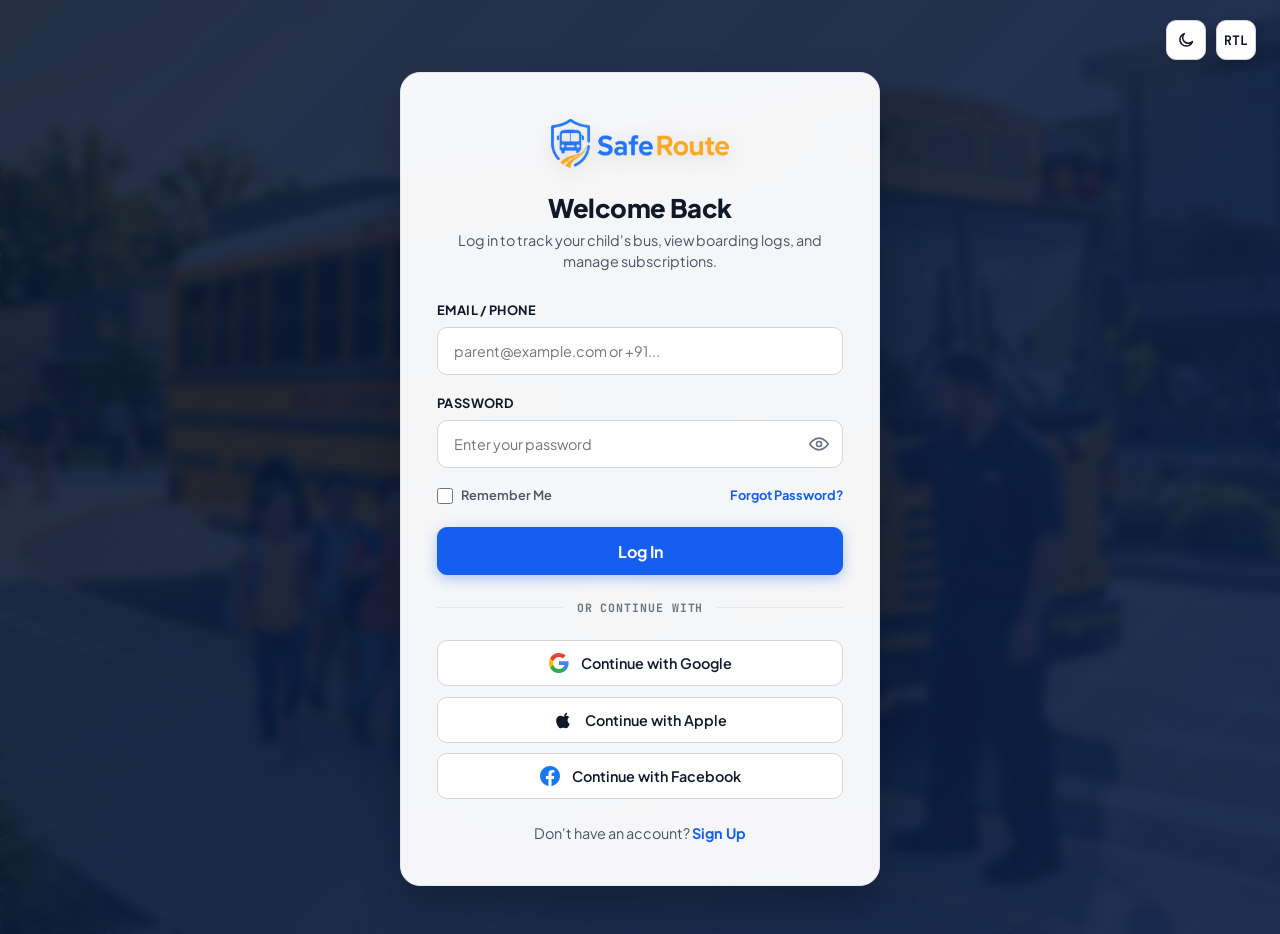
<file: login.html>
<!DOCTYPE html>
<html lang="en" dir="ltr">

<head>
  <meta charset="UTF-8">
  <meta name="viewport" content="width=device-width, initial-scale=1.0">
  <title>Login | SafeRoute Student Transport</title>
  <meta name="description"
    content="Log in to your SafeRoute Student Transport account to track your child's bus in real time, view boarding logs, and manage transport subscriptions.">
  <meta name="robots" content="noindex, follow">
  <link rel="icon" type="image/png" href="assets/image/favicon.png">
  <link rel="canonical" href="login.html">
  <link rel="preconnect" href="https://fonts.googleapis.com">
  <link rel="preconnect" href="https://fonts.gstatic.com" crossorigin>
  <link
    href="https://fonts.googleapis.com/css2?family=Plus+Jakarta+Sans:wght@400;500;600;700;800&family=JetBrains+Mono:wght@400;500;600&display=swap"
    rel="stylesheet">
  <link rel="stylesheet" href="assets/css/style.css">
  <link rel="stylesheet" href="assets/css/responsive.css">
  <link rel="stylesheet" href="assets/css/dark-mode.css">
  <link rel="stylesheet" href="assets/css/rtl.css">
  <script>
    (function () {
      var t = localStorage.getItem('saferoute-theme') || 'light';
      var d = localStorage.getItem('saferoute-dir') || 'ltr';
      document.documentElement.setAttribute('data-theme', t);
      document.documentElement.setAttribute('dir', d);
    })();
  </script>
  <style>
    /* ── Design Tokens ── */
    :root {
      --font-body: 'Plus Jakarta Sans', -apple-system, BlinkMacSystemFont, 'Segoe UI', Roboto, sans-serif;
      --font-mono: 'JetBrains Mono', monospace;
      --fs-2xs: 0.72rem;
      --fs-xs: 0.8rem;
      --fs-sm: 0.9rem;
      --fs-base: 1rem;
      --fs-md: 1.15rem;
      --fs-lg: 1.25rem;
      --fs-xl: 1.6rem;
      --color-primary: #155EEF;
      --color-primary-dark: #0E44B8;
      --color-primary-light: #4B88FF;
      --color-primary-50: #EFF4FF;
      --color-secondary: #F4B400;
      --color-accent: #16A34A;
      --surface-page: #F6F8FB;
      --surface-card: #FFFFFF;
      --surface-sunken: #F0F4F8;
      --text-primary: #111827;
      --text-secondary: #4B5563;
      --text-muted: #6B7280;
      --border-subtle: #E5E7EB;
      --border-default: #D1D5DB;
      --border-color-strong: #E2E8F0;
      --radius-xs: 6px;
      --radius-sm: 10px;
      --radius-md: 14px;
      --radius-lg: 20px;
      --radius-pill: 9999px;
      --dur-fast: 180ms;
      --ease-out: cubic-bezier(0.16, 1, 0.3, 1);
      --shadow-sm: 0 1px 2px rgba(0, 0, 0, 0.05);
      --shadow-card: 0 20px 40px rgba(0, 0, 0, 0.22);
      --focus-ring: 0 0 0 3px rgba(21, 94, 239, 0.22);
    }

    [data-theme="dark"] {
      --surface-page: #081120;
      --surface-card: rgba(19, 29, 49, 0.95);
      --surface-sunken: #101B30;
      --text-primary: #F9FAFB;
      --text-secondary: #CBD5E1;
      --text-muted: #8A93A6;
      --border-subtle: rgba(255, 255, 255, 0.1);
      --border-default: rgba(255, 255, 255, 0.16);
      --border-color-strong: rgba(255, 255, 255, 0.14);
      --color-primary-50: rgba(21, 94, 239, 0.18);
      --shadow-card: 0 24px 48px rgba(0, 0, 0, 0.45);
    }

    /* ── Base Reset ── */
    *, *::before, *::after { box-sizing: border-box; }

    body.auth-page {
      margin: 0;
      padding: 0 !important;
      background: var(--surface-page);
      color: var(--text-primary);
      min-height: 100vh;
      font-family: var(--font-body);
      line-height: 1.5;
    }

    /* ── Fullscreen Auth Section ── */
    .auth-section {
      position: relative;
      min-height: 100vh;
      padding: 4.5rem 1.25rem 3rem;
      background-image: url('assets/image/hero-main.jpg');
      background-size: cover;
      background-position: center;
      background-repeat: no-repeat;
      display: flex;
      align-items: center;
      justify-content: center;
      overflow-y: auto;
    }

    .auth-section::before {
      content: '';
      position: absolute;
      inset: 0;
      background: linear-gradient(135deg, rgba(8, 20, 45, 0.88) 0%, rgba(12, 32, 70, 0.93) 100%);
      backdrop-filter: blur(5px);
      -webkit-backdrop-filter: blur(5px);
      z-index: 1;
    }

    /* ── Top Right Controls (Theme & RTL Toggle - Solid BG) ── */
    .auth-top-controls {
      position: fixed;
      top: 1.25rem;
      right: 1.5rem;
      z-index: 100;
      display: flex;
      align-items: center;
      gap: 0.65rem;
    }

    [dir="rtl"] .auth-top-controls {
      right: auto;
      left: 1.5rem;
    }

    .auth-top-controls .icon-btn,
    .auth-top-controls .btn-rtl-toggle,
    .auth-top-controls .btn-rtl {
      background: #FFFFFF;
      border: 1.5px solid var(--border-default);
      color: var(--text-primary);
      box-shadow: 0 2px 8px rgba(0, 0, 0, 0.12);
      border-radius: var(--radius-sm);
      display: inline-flex;
      align-items: center;
      justify-content: center;
      cursor: pointer;
      transition: all var(--dur-fast) var(--ease-out);
    }

    .auth-top-controls .icon-btn {
      width: 40px;
      height: 40px;
    }

    .auth-top-controls .btn-rtl-toggle,
    .auth-top-controls .btn-rtl {
      height: 40px;
      padding: 0 0.85rem;
      font-family: var(--font-mono);
      font-size: var(--fs-xs);
      font-weight: 800;
      letter-spacing: 0.05em;
    }

    .auth-top-controls .icon-btn:hover,
    .auth-top-controls .btn-rtl-toggle:hover,
    .auth-top-controls .btn-rtl:hover {
      background: var(--surface-sunken);
      border-color: var(--color-primary);
      color: var(--color-primary);
      transform: translateY(-1px);
      box-shadow: 0 4px 12px rgba(0, 0, 0, 0.18);
    }

    .auth-top-controls .btn-rtl-toggle.is-active {
      background: var(--color-primary);
      border-color: var(--color-primary);
      color: #FFFFFF;
    }

    .theme-toggle .icon-sun { display: none; }
    .theme-toggle .icon-moon { display: block; }
    [data-theme="dark"] .theme-toggle .icon-sun { display: block; }
    [data-theme="dark"] .theme-toggle .icon-moon { display: none; }

    [data-theme="dark"] .auth-top-controls .icon-btn,
    [data-theme="dark"] .auth-top-controls .btn-rtl-toggle,
    [data-theme="dark"] .auth-top-controls .btn-rtl {
      background: #131D31;
      border-color: rgba(255, 255, 255, 0.2);
      color: #F9FAFB;
      box-shadow: 0 2px 8px rgba(0, 0, 0, 0.35);
    }

    [data-theme="dark"] .auth-top-controls .icon-btn:hover,
    [data-theme="dark"] .auth-top-controls .btn-rtl-toggle:hover,
    [data-theme="dark"] .auth-top-controls .btn-rtl:hover {
      background: #1E2D4A;
      border-color: var(--color-primary-light);
      color: var(--color-primary-light);
    }

    [data-theme="dark"] .auth-top-controls .btn-rtl-toggle.is-active {
      background: var(--color-primary);
      border-color: var(--color-primary);
      color: #FFFFFF;
    }

    /* ── Auth Card ── */
    .auth-card {
      position: relative;
      z-index: 2;
      width: 100%;
      max-width: 480px;
      margin: auto;
      background: rgba(255, 255, 255, 0.96);
      border: 1px solid var(--border-color-strong);
      border-radius: var(--radius-lg);
      padding: 2.5rem 2.25rem;
      box-shadow: var(--shadow-card);
      backdrop-filter: blur(16px);
      -webkit-backdrop-filter: blur(16px);
      transition: background var(--dur-fast), border-color var(--dur-fast);
    }

    [data-theme="dark"] .auth-card {
      background: rgba(19, 29, 49, 0.95);
      border-color: rgba(255, 255, 255, 0.14);
    }

    @media (max-width: 576px) {
      .auth-section {
        padding: 4.5rem 1rem 2rem;
      }
      .auth-card {
        padding: 1.75rem 1.25rem;
      }
    }

    /* ── Logo & Headings ── */
    .auth-logo {
      display: flex;
      justify-content: center;
      align-items: center;
      margin-bottom: 1.5rem;
    }

    .auth-logo .brand {
      display: inline-flex;
      align-items: center;
      justify-content: center;
      text-decoration: none;
    }

    .auth-logo .brand__logo,
    .auth-logo img {
      height: 56px;
      max-height: 56px;
      width: auto;
      object-fit: contain;
      filter: drop-shadow(0 4px 10px rgba(0, 0, 0, 0.12));
    }

    .auth-card h2 {
      font-size: var(--fs-xl);
      font-weight: 800;
      text-align: center;
      margin: 0 0 0.4rem;
      color: var(--text-primary);
      letter-spacing: -0.02em;
    }

    .auth-sub {
      font-size: var(--fs-sm);
      color: var(--text-secondary);
      text-align: center;
      margin: 0 0 1.75rem;
      line-height: 1.5;
    }

    /* ── Form Controls ── */
    .form-group {
      margin-bottom: 1.15rem;
    }

    .form-label {
      display: block;
      font-size: var(--fs-xs);
      font-weight: 700;
      color: var(--text-primary);
      margin-bottom: 0.45rem;
      text-transform: uppercase;
      letter-spacing: 0.03em;
    }

    .form-control {
      width: 100%;
      height: 48px;
      padding: 0 1rem;
      background: var(--surface-card);
      border: 1.5px solid var(--border-default);
      border-radius: var(--radius-sm);
      font-family: var(--font-body);
      font-size: var(--fs-sm);
      color: var(--text-primary);
      transition: border-color var(--dur-fast) var(--ease-out), box-shadow var(--dur-fast) var(--ease-out);
      outline: none;
      box-sizing: border-box;
    }

    [data-theme="dark"] .form-control {
      background: rgba(14, 22, 38, 0.8);
      border-color: rgba(255, 255, 255, 0.18);
      color: var(--text-primary);
    }

    .form-control:focus {
      border-color: var(--color-primary);
      box-shadow: var(--focus-ring);
    }

    /* Input with Icon & Toggle */
    .input-icon-wrap {
      position: relative;
      display: flex;
      align-items: center;
    }

    .input-icon-wrap .form-control {
      padding-inline-end: 48px;
    }

    .input-icon-btn {
      position: absolute;
      inset-inline-end: 0;
      width: 48px;
      height: 48px;
      display: inline-flex;
      align-items: center;
      justify-content: center;
      color: var(--text-muted);
      background: none;
      border: none;
      cursor: pointer;
      transition: color var(--dur-fast) var(--ease-out);
    }

    .input-icon-btn:hover {
      color: var(--color-primary);
    }

    .input-icon-btn svg {
      width: 20px;
      height: 20px;
    }

    /* ── Meta Row (Remember me + Forgot pw) ── */
    .auth-meta-row {
      display: flex;
      align-items: center;
      justify-content: space-between;
      font-size: var(--fs-xs);
      margin-top: 0.5rem;
      margin-bottom: 1.35rem;
    }

    .checkbox-row {
      display: inline-flex;
      align-items: center;
      gap: 0.5rem;
      cursor: pointer;
      user-select: none;
      font-size: var(--fs-xs);
      font-weight: 600;
      color: var(--text-secondary);
    }

    .checkbox-row input[type="checkbox"] {
      width: 16px;
      height: 16px;
      accent-color: var(--color-primary);
      cursor: pointer;
      margin: 0;
    }

    .auth-meta-row a {
      color: var(--color-primary);
      font-weight: 700;
      text-decoration: none;
      transition: color var(--dur-fast);
    }

    .auth-meta-row a:hover {
      text-decoration: underline;
      color: var(--color-primary-dark);
    }

    /* ── Submit Button ── */
    .btn-submit {
      display: inline-flex;
      align-items: center;
      justify-content: center;
      width: 100%;
      height: 48px;
      background: var(--color-primary);
      color: #ffffff;
      border: 1.5px solid var(--color-primary);
      border-radius: var(--radius-sm);
      font-family: var(--font-body);
      font-size: var(--fs-base);
      font-weight: 700;
      cursor: pointer;
      box-shadow: 0 4px 14px rgba(21, 94, 239, 0.32);
      transition: all var(--dur-fast) var(--ease-out);
    }

    .btn-submit:hover {
      background: var(--color-primary-dark);
      border-color: var(--color-primary-dark);
      transform: translateY(-1px);
      box-shadow: 0 6px 20px rgba(21, 94, 239, 0.42);
    }

    .btn-submit:active {
      transform: translateY(0);
    }

    .btn-submit:disabled {
      opacity: 0.7;
      cursor: not-allowed;
    }

    /* ── Divider ── */
    .divider-or {
      display: flex;
      align-items: center;
      text-align: center;
      font-size: var(--fs-2xs);
      font-family: var(--font-mono);
      color: var(--text-muted);
      text-transform: uppercase;
      letter-spacing: 0.08em;
      font-weight: 700;
      margin: 1.5rem 0;
    }

    .divider-or::before,
    .divider-or::after {
      content: '';
      flex: 1;
      height: 1px;
      background: var(--border-subtle);
    }

    .divider-or::before {
      margin-inline-end: 0.85rem;
    }

    .divider-or::after {
      margin-inline-start: 0.85rem;
    }

    /* ── Social Login Stack ── */
    .social-login-row {
      display: flex;
      flex-direction: column;
      gap: 0.65rem;
      margin-bottom: 1.5rem;
      width: 100%;
    }

    .social-btn {
      display: flex;
      align-items: center;
      justify-content: center;
      gap: 0.75rem;
      width: 100%;
      height: 46px;
      padding: 0 1.25rem;
      background: var(--surface-card);
      border: 1.5px solid var(--border-default);
      border-radius: var(--radius-sm);
      font-family: var(--font-body);
      font-size: var(--fs-sm);
      font-weight: 600;
      color: var(--text-primary);
      cursor: pointer;
      box-sizing: border-box;
      transition: all var(--dur-fast) var(--ease-out);
    }

    [data-theme="dark"] .social-btn {
      background: rgba(14, 22, 38, 0.8);
      border-color: rgba(255, 255, 255, 0.16);
      color: var(--text-primary);
    }

    .social-btn:hover {
      border-color: var(--color-primary);
      color: var(--color-primary);
      background: var(--surface-sunken);
      transform: translateY(-1px);
      box-shadow: var(--shadow-sm);
    }

    .social-btn svg {
      width: 20px;
      height: 20px;
      flex-shrink: 0;
    }

    /* ── Footer Link ── */
    .auth-footer-text {
      text-align: center;
      font-size: var(--fs-sm);
      color: var(--text-secondary);
      margin: 1.5rem 0 0;
    }

    .auth-footer-text a {
      color: var(--color-primary);
      font-weight: 700;
      text-decoration: none;
      transition: color var(--dur-fast);
    }

    .auth-footer-text a:hover {
      text-decoration: underline;
    }

    /* ── RTL Rules ── */
    [dir="rtl"] {
      text-align: right;
    }

    [dir="rtl"] .auth-meta-row {
      flex-direction: row;
    }

    /* Skip link */
    .skip-link {
      position: absolute;
      top: -100px;
      left: 1rem;
      background: var(--color-primary);
      color: #fff;
      padding: 0.5rem 1rem;
      border-radius: 0 0 6px 6px;
      font-weight: 700;
      font-size: var(--fs-xs);
      z-index: 9999;
      text-decoration: none;
      transition: top var(--dur-fast);
    }
    .skip-link:focus {
      top: 0;
    }

    /* ── Mobile: Move controls inside card flow ── */
    @media (max-width: 520px) {
      .auth-top-controls {
        position: absolute;
        top: 1rem;
        right: 1rem;
        z-index: 200;
      }
      [dir="rtl"] .auth-top-controls {
        right: auto;
        left: 1rem;
      }
      .auth-section {
        padding-top: 5rem;
      }
    }
  </style>
</head>

<body class="auth-page">
  <a class="skip-link" href="#main">Skip to content</a>

  <main id="main">
    <section class="auth-section">
      <!-- Top Right Controls (Theme & RTL Toggle) -->
      <div class="auth-top-controls">
        <button type="button" class="icon-btn theme-toggle" id="themeToggle" aria-label="Toggle dark mode" title="Toggle theme">
          <svg class="icon-sun" viewBox="0 0 24 24" fill="none" stroke="currentColor" stroke-width="2" stroke-linecap="round" stroke-linejoin="round" width="18" height="18">
            <circle cx="12" cy="12" r="4.2"></circle>
            <path d="M12 2.5v2.4M12 19.1v2.4M4.9 4.9l1.7 1.7M17.4 17.4l1.7 1.7M2.5 12h2.4M19.1 12h2.4M4.9 19.1l1.7-1.7M17.4 6.6l1.7-1.7"></path>
          </svg>
          <svg class="icon-moon" viewBox="0 0 24 24" fill="none" stroke="currentColor" stroke-width="2" stroke-linecap="round" stroke-linejoin="round" width="18" height="18">
            <path d="M20.5 14.2A8.5 8.5 0 1 1 9.8 3.5a7 7 0 0 0 10.7 10.7Z"></path>
          </svg>
        </button>
        <button type="button" class="btn-rtl-toggle rtl-toggle-btn" id="rtlToggle" aria-label="Toggle right-to-left layout" title="Toggle RTL"><span class="rtl-label" id="rtlLabel">RTL</span></button>
      </div>

      <div class="auth-card">
        <div class="auth-logo">
          <a href="index.html" class="brand" aria-label="SafeRoute Student Transport — Home">
            <img src="assets/image/logo1.png" alt="SafeRoute Student Transport Logo" class="brand__logo">
          </a>
        </div>

        <h2>Welcome Back</h2>
        <p class="auth-sub">Log in to track your child's bus, view boarding logs, and manage subscriptions.</p>

        <form id="loginForm" novalidate>
          <div class="form-group">
            <label class="form-label" for="loginEmail">Email / Phone</label>
            <input type="text" id="loginEmail" class="form-control" placeholder="parent@example.com or +91..." autocomplete="username" required>
          </div>

          <div class="form-group">
            <label class="form-label" for="loginPassword">Password</label>
            <div class="input-icon-wrap">
              <input type="password" id="loginPassword" class="form-control" placeholder="Enter your password" autocomplete="current-password" required>
              <button type="button" class="input-icon-btn" id="pwToggle" aria-label="Show password" title="Toggle password visibility">
                <svg viewBox="0 0 24 24" fill="none" stroke="currentColor" stroke-width="2" stroke-linecap="round" stroke-linejoin="round">
                  <path d="M1 12s4-7 11-7 11 7 11 7-4 7-11 7-11-7-11-7z"></path>
                  <circle cx="12" cy="12" r="3"></circle>
                </svg>
              </button>
            </div>
          </div>

          <div class="auth-meta-row">
            <label class="checkbox-row">
              <input type="checkbox" id="rememberMe">
              <span>Remember Me</span>
            </label>
            <a href="#" onclick="window.SafeRouteToast('Password reset link sent to your registered email.', 'bi-envelope-check-fill'); return false;">Forgot Password?</a>
          </div>

          <button type="submit" class="btn-submit" id="loginSubmitBtn">Log In</button>
        </form>

        <div class="divider-or">or continue with</div>

        <div class="social-login-row">
          <button type="button" class="social-btn" onclick="window.SafeRouteToast('Connecting with Google...', 'bi-google')">
            <svg viewBox="0 0 24 24">
              <path fill="#4285F4" d="M23.5 12.27c0-.82-.07-1.6-.2-2.36H12v4.47h6.47a5.53 5.53 0 0 1-2.4 3.63v3h3.87c2.27-2.09 3.56-5.17 3.56-8.74Z"></path>
              <path fill="#34A853" d="M12 24c3.24 0 5.95-1.07 7.94-2.9l-3.87-3c-1.08.72-2.46 1.14-4.07 1.14-3.13 0-5.78-2.11-6.73-4.96H1.27v3.1A12 12 0 0 0 12 24Z"></path>
              <path fill="#FBBC05" d="M5.27 14.28a7.2 7.2 0 0 1 0-4.56v-3.1H1.27a12 12 0 0 0 0 10.76l4-3.1Z"></path>
              <path fill="#EA4335" d="M12 4.75c1.76 0 3.34.6 4.58 1.79l3.44-3.44C17.94 1.19 15.24 0 12 0A12 12 0 0 0 1.27 6.62l4 3.1C6.22 6.86 8.87 4.75 12 4.75Z"></path>
            </svg>
            <span>Continue with Google</span>
          </button>

          <button type="button" class="social-btn" onclick="window.SafeRouteToast('Connecting with Apple...', 'bi-apple')">
            <svg viewBox="0 0 24 24" fill="currentColor">
              <path d="M18.71 19.5c-.83 1.24-1.71 2.45-3.05 2.47-1.34.03-1.77-.79-3.29-.79-1.53 0-2 .77-3.27.82-1.31.05-2.3-1.32-3.14-2.53C4.25 17 2.94 12.45 4.7 9.39c.87-1.52 2.43-2.48 4.12-2.51 1.28-.02 2.5.87 3.29.87.78 0 2.26-1.07 3.81-.91.65.03 2.47.26 3.64 1.98-.09.06-2.17 1.28-2.15 3.81.03 3.02 2.65 4.03 2.68 4.04-.03.07-.42 1.44-1.38 2.83M15.97 6.37c.63-.78 1.06-1.85.94-2.94-.92.04-2.02.63-2.67 1.4-.58.68-1.09 1.77-.95 2.83 1.03.08 2.06-.52 2.68-1.29z"></path>
            </svg>
            <span>Continue with Apple</span>
          </button>

          <button type="button" class="social-btn" onclick="window.SafeRouteToast('Connecting with Facebook...', 'bi-facebook')">
            <svg viewBox="0 0 24 24" fill="#1877F2">
              <path d="M24 12.073c0-6.627-5.373-12-12-12s-12 5.373-12 12c0 5.99 4.388 10.954 10.125 11.854v-8.385H7.078v-3.47h3.047V9.43c0-3.007 1.792-4.669 4.533-4.669 1.312 0 2.686.235 2.686.235v2.953H15.83c-1.491 0-1.956.925-1.956 1.874v2.25h3.328l-.532 3.47h-2.796v8.385C19.612 23.027 24 18.062 24 12.073z"></path>
            </svg>
            <span>Continue with Facebook</span>
          </button>
        </div>

        <p class="auth-footer-text">Don't have an account? <a href="signup.html">Sign Up</a></p>
      </div>
    </section>
  </main>

  <script src="assets/js/main.js"></script>
  <script>
    (function () {
      // Password toggle
      var pwToggle = document.getElementById('pwToggle');
      var pwInput = document.getElementById('loginPassword');
      if (pwToggle && pwInput) {
        pwToggle.addEventListener('click', function () {
          var isPw = pwInput.type === 'password';
          pwInput.type = isPw ? 'text' : 'password';
          pwToggle.innerHTML = isPw
            ? '<svg viewBox="0 0 24 24" fill="none" stroke="currentColor" stroke-width="2" stroke-linecap="round" stroke-linejoin="round"><path d="M17.94 17.94A10.07 10.07 0 0 1 12 20c-7 0-11-8-11-8a18.45 18.45 0 0 1 5.06-5.94M9.9 4.24A9.12 9.12 0 0 1 12 4c7 0 11 8 11 8a18.5 18.5 0 0 1-2.16 3.19m-6.72-1.07a3 3 0 1 1-4.24-4.24"></path><line x1="1" y1="1" x2="23" y2="23"></line></svg>'
            : '<svg viewBox="0 0 24 24" fill="none" stroke="currentColor" stroke-width="2" stroke-linecap="round" stroke-linejoin="round"><path d="M1 12s4-7 11-7 11 7 11 7-4 7-11 7-11-7-11-7z"></path><circle cx="12" cy="12" r="3"></circle></svg>';
        });
      }

      // Form submit → redirect to dashboard
      var form = document.getElementById('loginForm');
      if (form) {
        form.addEventListener('submit', function (e) {
          e.preventDefault();
          var btn = document.getElementById('loginSubmitBtn');
          if (btn) {
            btn.textContent = 'Logging in…';
            btn.disabled = true;
          }
          if (window.SafeRouteToast) {
            window.SafeRouteToast('Welcome back! Logging you into SafeRoute portal...', 'bi-check-circle-fill');
          }
          setTimeout(function () {
            window.location.href = 'dashboard/index.html';
          }, 800);
        });
      }
    })();
  </script>
</body>

</html>
</file>
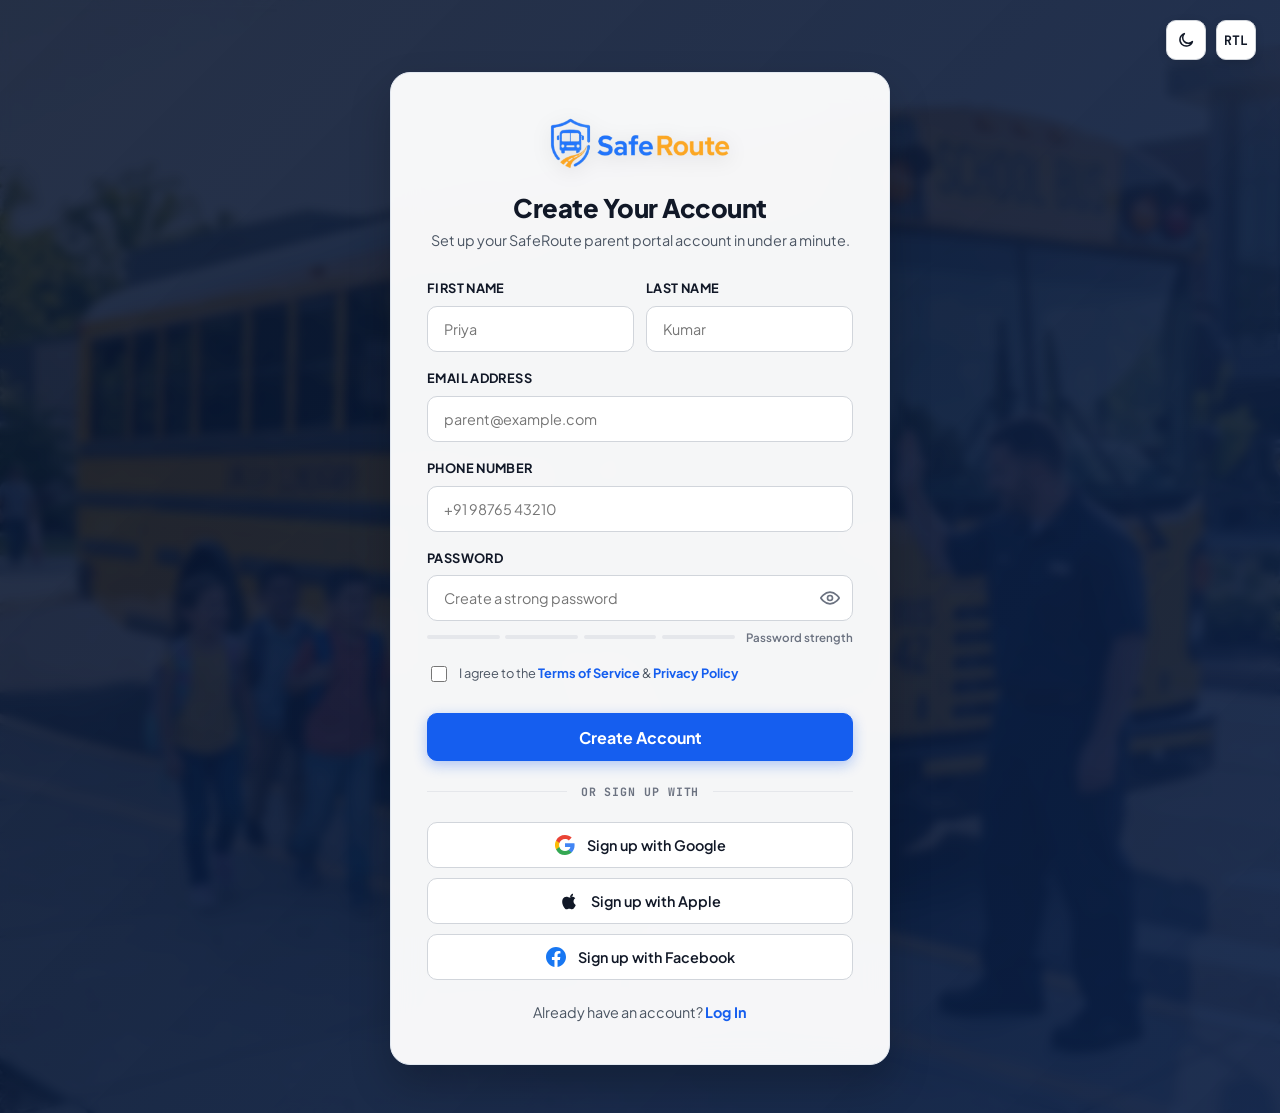
<file: signup.html>
<!DOCTYPE html>
<html lang="en" dir="ltr">

<head>
  <meta charset="UTF-8">
  <meta name="viewport" content="width=device-width, initial-scale=1.0">
  <title>Sign Up | SafeRoute Student Transport</title>
  <meta name="description"
    content="Create your SafeRoute parent account to track your child's school bus in real time, receive live boarding alerts, and manage transport subscriptions.">
  <meta name="robots" content="noindex, follow">
  <link rel="icon" type="image/png" href="assets/image/favicon.png">
  <link rel="canonical" href="signup.html">
  <link rel="preconnect" href="https://fonts.googleapis.com">
  <link rel="preconnect" href="https://fonts.gstatic.com" crossorigin>
  <link
    href="https://fonts.googleapis.com/css2?family=Plus+Jakarta+Sans:wght@400;500;600;700;800&family=JetBrains+Mono:wght@400;500;600&display=swap"
    rel="stylesheet">
  <link rel="stylesheet" href="assets/css/style.css">
  <link rel="stylesheet" href="assets/css/responsive.css">
  <link rel="stylesheet" href="assets/css/dark-mode.css">
  <link rel="stylesheet" href="assets/css/rtl.css">
  <script>
    (function () {
      var t = localStorage.getItem('saferoute-theme') || 'light';
      var d = localStorage.getItem('saferoute-dir') || 'ltr';
      document.documentElement.setAttribute('data-theme', t);
      document.documentElement.setAttribute('dir', d);
    })();
  </script>
  <style>
    /* ── Design Tokens ── */
    :root {
      --font-body: 'Plus Jakarta Sans', -apple-system, BlinkMacSystemFont, 'Segoe UI', Roboto, sans-serif;
      --font-mono: 'JetBrains Mono', monospace;
      --fs-2xs: 0.72rem;
      --fs-xs: 0.8rem;
      --fs-sm: 0.9rem;
      --fs-base: 1rem;
      --fs-md: 1.15rem;
      --fs-lg: 1.25rem;
      --fs-xl: 1.6rem;
      --color-primary: #155EEF;
      --color-primary-dark: #0E44B8;
      --color-primary-light: #4B88FF;
      --color-primary-50: #EFF4FF;
      --color-secondary: #F4B400;
      --color-accent: #16A34A;
      --surface-page: #F6F8FB;
      --surface-card: #FFFFFF;
      --surface-sunken: #F0F4F8;
      --text-primary: #111827;
      --text-secondary: #4B5563;
      --text-muted: #6B7280;
      --border-subtle: #E5E7EB;
      --border-default: #D1D5DB;
      --border-color-strong: #E2E8F0;
      --radius-xs: 6px;
      --radius-sm: 10px;
      --radius-md: 14px;
      --radius-lg: 20px;
      --radius-pill: 9999px;
      --dur-fast: 180ms;
      --ease-out: cubic-bezier(0.16, 1, 0.3, 1);
      --shadow-sm: 0 1px 2px rgba(0, 0, 0, 0.05);
      --shadow-card: 0 20px 40px rgba(0, 0, 0, 0.22);
      --focus-ring: 0 0 0 3px rgba(21, 94, 239, 0.22);
    }

    [data-theme="dark"] {
      --surface-page: #081120;
      --surface-card: rgba(19, 29, 49, 0.95);
      --surface-sunken: #101B30;
      --text-primary: #F9FAFB;
      --text-secondary: #CBD5E1;
      --text-muted: #8A93A6;
      --border-subtle: rgba(255, 255, 255, 0.1);
      --border-default: rgba(255, 255, 255, 0.16);
      --border-color-strong: rgba(255, 255, 255, 0.14);
      --color-primary-50: rgba(21, 94, 239, 0.18);
      --shadow-card: 0 24px 48px rgba(0, 0, 0, 0.45);
    }

    /* ── Base Reset ── */
    *, *::before, *::after { box-sizing: border-box; }

    body.auth-page {
      margin: 0;
      padding: 0 !important;
      background: var(--surface-page);
      color: var(--text-primary);
      min-height: 100vh;
      font-family: var(--font-body);
      line-height: 1.5;
    }

    /* ── Fullscreen Auth Section ── */
    .auth-section {
      position: relative;
      min-height: 100vh;
      padding: 4.5rem 1.25rem 3rem;
      background-image: url('assets/image/hero-main.jpg');
      background-size: cover;
      background-position: center;
      background-repeat: no-repeat;
      display: flex;
      align-items: center;
      justify-content: center;
      overflow-y: auto;
    }

    .auth-section::before {
      content: '';
      position: absolute;
      inset: 0;
      background: linear-gradient(135deg, rgba(8, 20, 45, 0.88) 0%, rgba(12, 32, 70, 0.93) 100%);
      backdrop-filter: blur(5px);
      -webkit-backdrop-filter: blur(5px);
      z-index: 1;
    }

    /* ── Top Right Controls (Theme & RTL Toggle - Solid BG) ── */
    .auth-top-controls {
      position: fixed;
      top: 1.25rem;
      right: 1.5rem;
      z-index: 100;
      display: flex;
      align-items: center;
      gap: 0.65rem;
    }

    [dir="rtl"] .auth-top-controls {
      right: auto;
      left: 1.5rem;
    }

    .auth-top-controls .icon-btn,
    .auth-top-controls .btn-rtl-toggle,
    .auth-top-controls .btn-rtl {
      background: #FFFFFF;
      border: 1.5px solid var(--border-default);
      color: var(--text-primary);
      box-shadow: 0 2px 8px rgba(0, 0, 0, 0.12);
      border-radius: var(--radius-sm);
      display: inline-flex;
      align-items: center;
      justify-content: center;
      cursor: pointer;
      transition: all var(--dur-fast) var(--ease-out);
    }

    .auth-top-controls .icon-btn {
      width: 40px;
      height: 40px;
    }

    .auth-top-controls .btn-rtl-toggle,
    .auth-top-controls .btn-rtl {
      height: 40px;
      padding: 0 0.85rem;
      font-family: var(--font-mono);
      font-size: var(--fs-xs);
      font-weight: 800;
      letter-spacing: 0.05em;
    }

    .auth-top-controls .icon-btn:hover,
    .auth-top-controls .btn-rtl-toggle:hover,
    .auth-top-controls .btn-rtl:hover {
      background: var(--surface-sunken);
      border-color: var(--color-primary);
      color: var(--color-primary);
      transform: translateY(-1px);
      box-shadow: 0 4px 12px rgba(0, 0, 0, 0.18);
    }

    .auth-top-controls .btn-rtl-toggle.is-active {
      background: var(--color-primary);
      border-color: var(--color-primary);
      color: #FFFFFF;
    }

    .theme-toggle .icon-sun { display: none; }
    .theme-toggle .icon-moon { display: block; }
    [data-theme="dark"] .theme-toggle .icon-sun { display: block; }
    [data-theme="dark"] .theme-toggle .icon-moon { display: none; }

    [data-theme="dark"] .auth-top-controls .icon-btn,
    [data-theme="dark"] .auth-top-controls .btn-rtl-toggle,
    [data-theme="dark"] .auth-top-controls .btn-rtl {
      background: #131D31;
      border-color: rgba(255, 255, 255, 0.2);
      color: #F9FAFB;
      box-shadow: 0 2px 8px rgba(0, 0, 0, 0.35);
    }

    [data-theme="dark"] .auth-top-controls .icon-btn:hover,
    [data-theme="dark"] .auth-top-controls .btn-rtl-toggle:hover,
    [data-theme="dark"] .auth-top-controls .btn-rtl:hover {
      background: #1E2D4A;
      border-color: var(--color-primary-light);
      color: var(--color-primary-light);
    }

    [data-theme="dark"] .auth-top-controls .btn-rtl-toggle.is-active {
      background: var(--color-primary);
      border-color: var(--color-primary);
      color: #FFFFFF;
    }

    /* ── Auth Card ── */
    .auth-card {
      position: relative;
      z-index: 2;
      width: 100%;
      max-width: 500px;
      margin: auto;
      background: rgba(255, 255, 255, 0.96);
      border: 1px solid var(--border-color-strong);
      border-radius: var(--radius-lg);
      padding: 2.5rem 2.25rem;
      box-shadow: var(--shadow-card);
      backdrop-filter: blur(16px);
      -webkit-backdrop-filter: blur(16px);
      transition: background var(--dur-fast), border-color var(--dur-fast);
    }

    [data-theme="dark"] .auth-card {
      background: rgba(19, 29, 49, 0.95);
      border-color: rgba(255, 255, 255, 0.14);
    }

    @media (max-width: 576px) {
      .auth-section {
        padding: 4.5rem 1rem 2rem;
      }
      .auth-card {
        padding: 1.75rem 1.25rem;
      }
    }

    /* ── Logo & Headings ── */
    .auth-logo {
      display: flex;
      justify-content: center;
      align-items: center;
      margin-bottom: 1.5rem;
    }

    .auth-logo .brand {
      display: inline-flex;
      align-items: center;
      justify-content: center;
      text-decoration: none;
    }

    .auth-logo .brand__logo,
    .auth-logo img {
      height: 56px;
      max-height: 56px;
      width: auto;
      object-fit: contain;
      filter: drop-shadow(0 4px 10px rgba(0, 0, 0, 0.12));
    }

    .auth-card h2 {
      font-size: var(--fs-xl);
      font-weight: 800;
      text-align: center;
      margin: 0 0 0.4rem;
      color: var(--text-primary);
      letter-spacing: -0.02em;
    }

    .auth-sub {
      font-size: var(--fs-sm);
      color: var(--text-secondary);
      text-align: center;
      margin: 0 0 1.75rem;
      line-height: 1.5;
    }

    /* ── Form Grid & Controls ── */
    .form-grid-2 {
      display: grid;
      grid-template-columns: 1fr 1fr;
      gap: 0.75rem;
    }

    @media (max-width: 480px) {
      .form-grid-2 {
        grid-template-columns: 1fr;
      }
    }

    .form-group {
      margin-bottom: 1.1rem;
    }

    .form-label {
      display: block;
      font-size: var(--fs-xs);
      font-weight: 700;
      color: var(--text-primary);
      margin-bottom: 0.45rem;
      text-transform: uppercase;
      letter-spacing: 0.03em;
    }

    .form-control {
      width: 100%;
      height: 46px;
      padding: 0 1rem;
      background: var(--surface-card);
      border: 1.5px solid var(--border-default);
      border-radius: var(--radius-sm);
      font-family: var(--font-body);
      font-size: var(--fs-sm);
      color: var(--text-primary);
      transition: border-color var(--dur-fast) var(--ease-out), box-shadow var(--dur-fast) var(--ease-out);
      outline: none;
      box-sizing: border-box;
    }

    [data-theme="dark"] .form-control {
      background: rgba(14, 22, 38, 0.8);
      border-color: rgba(255, 255, 255, 0.18);
      color: var(--text-primary);
    }

    .form-control:focus {
      border-color: var(--color-primary);
      box-shadow: var(--focus-ring);
    }

    /* Input with Icon & Toggle */
    .input-icon-wrap {
      position: relative;
      display: flex;
      align-items: center;
    }

    .input-icon-wrap .form-control {
      padding-inline-end: 46px;
    }

    .input-icon-btn {
      position: absolute;
      inset-inline-end: 0;
      width: 46px;
      height: 46px;
      display: inline-flex;
      align-items: center;
      justify-content: center;
      color: var(--text-muted);
      background: none;
      border: none;
      cursor: pointer;
      transition: color var(--dur-fast) var(--ease-out);
    }

    .input-icon-btn:hover {
      color: var(--color-primary);
    }

    .input-icon-btn svg {
      width: 20px;
      height: 20px;
    }

    /* Password Strength Meter */
    .pw-strength {
      margin-top: 0.45rem;
      display: flex;
      align-items: center;
      gap: 0.35rem;
    }

    .pw-strength-bar {
      height: 4px;
      flex: 1;
      border-radius: var(--radius-pill);
      background: var(--border-subtle);
      transition: background var(--dur-fast) var(--ease-out);
    }

    .pw-strength-bar.weak { background: #DC2626; }
    .pw-strength-bar.fair { background: #F4B400; }
    .pw-strength-bar.good { background: #2563EB; }
    .pw-strength-bar.strong { background: #16A34A; }

    .pw-strength-label {
      font-size: 0.72rem;
      font-weight: 600;
      color: var(--text-muted);
      margin-inline-start: 0.35rem;
      white-space: nowrap;
    }

    /* Checkbox & Terms */
    .checkbox-row {
      display: inline-flex;
      align-items: flex-start;
      gap: 0.55rem;
      cursor: pointer;
      user-select: none;
      font-size: var(--fs-xs);
      line-height: 1.45;
      color: var(--text-secondary);
    }

    .checkbox-row input[type="checkbox"] {
      width: 16px;
      height: 16px;
      accent-color: var(--color-primary);
      cursor: pointer;
      margin-top: 2px;
      flex-shrink: 0;
    }

    .checkbox-row a {
      color: var(--color-primary);
      font-weight: 700;
      text-decoration: none;
      transition: color var(--dur-fast);
    }

    .checkbox-row a:hover {
      text-decoration: underline;
    }

    /* Submit Button */
    .btn-submit {
      display: inline-flex;
      align-items: center;
      justify-content: center;
      width: 100%;
      height: 48px;
      margin-top: 0.5rem;
      background: var(--color-primary);
      color: #ffffff;
      border: 1.5px solid var(--color-primary);
      border-radius: var(--radius-sm);
      font-family: var(--font-body);
      font-size: var(--fs-base);
      font-weight: 700;
      cursor: pointer;
      box-shadow: 0 4px 14px rgba(21, 94, 239, 0.32);
      transition: all var(--dur-fast) var(--ease-out);
    }

    .btn-submit:hover {
      background: var(--color-primary-dark);
      border-color: var(--color-primary-dark);
      transform: translateY(-1px);
      box-shadow: 0 6px 20px rgba(21, 94, 239, 0.42);
    }

    .btn-submit:active {
      transform: translateY(0);
    }

    .btn-submit:disabled {
      opacity: 0.7;
      cursor: not-allowed;
    }

    /* Divider */
    .divider-or {
      display: flex;
      align-items: center;
      text-align: center;
      font-size: var(--fs-2xs);
      font-family: var(--font-mono);
      color: var(--text-muted);
      text-transform: uppercase;
      letter-spacing: 0.08em;
      font-weight: 700;
      margin: 1.35rem 0;
    }

    .divider-or::before,
    .divider-or::after {
      content: '';
      flex: 1;
      height: 1px;
      background: var(--border-subtle);
    }

    .divider-or::before {
      margin-inline-end: 0.85rem;
    }

    .divider-or::after {
      margin-inline-start: 0.85rem;
    }

    /* Social Login Stack */
    .social-login-row {
      display: flex;
      flex-direction: column;
      gap: 0.65rem;
      margin-bottom: 1.35rem;
      width: 100%;
    }

    .social-btn {
      display: flex;
      align-items: center;
      justify-content: center;
      gap: 0.75rem;
      width: 100%;
      height: 46px;
      padding: 0 1.25rem;
      background: var(--surface-card);
      border: 1.5px solid var(--border-default);
      border-radius: var(--radius-sm);
      font-family: var(--font-body);
      font-size: var(--fs-sm);
      font-weight: 600;
      color: var(--text-primary);
      cursor: pointer;
      box-sizing: border-box;
      transition: all var(--dur-fast) var(--ease-out);
    }

    [data-theme="dark"] .social-btn {
      background: rgba(14, 22, 38, 0.8);
      border-color: rgba(255, 255, 255, 0.16);
      color: var(--text-primary);
    }

    .social-btn:hover {
      border-color: var(--color-primary);
      color: var(--color-primary);
      background: var(--surface-sunken);
      transform: translateY(-1px);
      box-shadow: var(--shadow-sm);
    }

    .social-btn svg {
      width: 20px;
      height: 20px;
      flex-shrink: 0;
    }

    /* Footer Link */
    .auth-footer-text {
      text-align: center;
      font-size: var(--fs-sm);
      color: var(--text-secondary);
      margin: 1.35rem 0 0;
    }

    .auth-footer-text a {
      color: var(--color-primary);
      font-weight: 700;
      text-decoration: none;
      transition: color var(--dur-fast);
    }

    .auth-footer-text a:hover {
      text-decoration: underline;
    }

    /* RTL Rules */
    [dir="rtl"] {
      text-align: right;
    }

    /* Skip link */
    .skip-link {
      position: absolute;
      top: -100px;
      left: 1rem;
      background: var(--color-primary);
      color: #fff;
      padding: 0.5rem 1rem;
      border-radius: 0 0 6px 6px;
      font-weight: 700;
      font-size: var(--fs-xs);
      z-index: 9999;
      text-decoration: none;
      transition: top var(--dur-fast);
    }
    .skip-link:focus {
      top: 0;
    }

    /* ── Mobile: Move controls inside card flow ── */
    @media (max-width: 520px) {
      .auth-top-controls {
        position: absolute;
        top: 1rem;
        right: 1rem;
        z-index: 200;
      }
      [dir="rtl"] .auth-top-controls {
        right: auto;
        left: 1rem;
      }
      .auth-section {
        padding-top: 5rem;
      }
    }
  </style>
</head>

<body class="auth-page">
  <a class="skip-link" href="#main">Skip to content</a>

  <main id="main">
    <section class="auth-section">
      <!-- Top Right Controls (Theme & RTL Toggle) -->
      <div class="auth-top-controls">
        <button type="button" class="icon-btn theme-toggle" id="themeToggle" aria-label="Toggle dark mode" title="Toggle theme">
          <svg class="icon-sun" viewBox="0 0 24 24" fill="none" stroke="currentColor" stroke-width="2" stroke-linecap="round" stroke-linejoin="round" width="18" height="18">
            <circle cx="12" cy="12" r="4.2"></circle>
            <path d="M12 2.5v2.4M12 19.1v2.4M4.9 4.9l1.7 1.7M17.4 17.4l1.7 1.7M2.5 12h2.4M19.1 12h2.4M4.9 19.1l1.7-1.7M17.4 6.6l1.7-1.7"></path>
          </svg>
          <svg class="icon-moon" viewBox="0 0 24 24" fill="none" stroke="currentColor" stroke-width="2" stroke-linecap="round" stroke-linejoin="round" width="18" height="18">
            <path d="M20.5 14.2A8.5 8.5 0 1 1 9.8 3.5a7 7 0 0 0 10.7 10.7Z"></path>
          </svg>
        </button>
        <button type="button" class="btn-rtl-toggle rtl-toggle-btn" id="rtlToggle" aria-label="Toggle right-to-left layout" title="Toggle RTL"><span class="rtl-label" id="rtlLabel">RTL</span></button>
      </div>

      <div class="auth-card">
        <div class="auth-logo">
          <a href="index.html" class="brand" aria-label="SafeRoute Student Transport — Home">
            <img src="assets/image/logo1.png" alt="SafeRoute Student Transport Logo" class="brand__logo">
          </a>
        </div>

        <h2>Create Your Account</h2>
        <p class="auth-sub">Set up your SafeRoute parent portal account in under a minute.</p>

        <form id="signupForm" novalidate>
          <div class="form-grid-2">
            <div class="form-group">
              <label class="form-label" for="signupFirstName">First Name</label>
              <input type="text" id="signupFirstName" class="form-control" placeholder="Priya" autocomplete="given-name" required>
            </div>
            <div class="form-group">
              <label class="form-label" for="signupLastName">Last Name</label>
              <input type="text" id="signupLastName" class="form-control" placeholder="Kumar" autocomplete="family-name" required>
            </div>
          </div>

          <div class="form-group">
            <label class="form-label" for="signupEmail">Email Address</label>
            <input type="email" id="signupEmail" class="form-control" placeholder="parent@example.com" autocomplete="email" required>
          </div>

          <div class="form-group">
            <label class="form-label" for="signupPhone">Phone Number</label>
            <input type="tel" id="signupPhone" class="form-control" placeholder="+91 98765 43210" autocomplete="tel">
          </div>

          <div class="form-group">
            <label class="form-label" for="signupPassword">Password</label>
            <div class="input-icon-wrap">
              <input type="password" id="signupPassword" class="form-control" placeholder="Create a strong password" autocomplete="new-password" required>
              <button type="button" class="input-icon-btn" id="pwToggle" aria-label="Show password" title="Toggle password visibility">
                <svg viewBox="0 0 24 24" fill="none" stroke="currentColor" stroke-width="2" stroke-linecap="round" stroke-linejoin="round">
                  <path d="M1 12s4-7 11-7 11 7 11 7-4 7-11 7-11-7-11-7z"></path>
                  <circle cx="12" cy="12" r="3"></circle>
                </svg>
              </button>
            </div>
            <div class="pw-strength" id="pwStrength" aria-live="polite">
              <div class="pw-strength-bar" id="sb1"></div>
              <div class="pw-strength-bar" id="sb2"></div>
              <div class="pw-strength-bar" id="sb3"></div>
              <div class="pw-strength-bar" id="sb4"></div>
              <span class="pw-strength-label" id="pwStrengthLabel">Password strength</span>
            </div>
          </div>

          <div class="form-group">
            <label class="checkbox-row">
              <input type="checkbox" id="signupTerms" required>
              <span>I agree to the <a href="#">Terms of Service</a> &amp; <a href="#">Privacy Policy</a></span>
            </label>
          </div>

          <button type="submit" class="btn-submit" id="signupSubmitBtn">Create Account</button>
        </form>

        <div class="divider-or">or sign up with</div>

        <div class="social-login-row">
          <button type="button" class="social-btn" onclick="window.SafeRouteToast('Connecting with Google...', 'bi-google')">
            <svg viewBox="0 0 24 24">
              <path fill="#4285F4" d="M23.5 12.27c0-.82-.07-1.6-.2-2.36H12v4.47h6.47a5.53 5.53 0 0 1-2.4 3.63v3h3.87c2.27-2.09 3.56-5.17 3.56-8.74Z"></path>
              <path fill="#34A853" d="M12 24c3.24 0 5.95-1.07 7.94-2.9l-3.87-3c-1.08.72-2.46 1.14-4.07 1.14-3.13 0-5.78-2.11-6.73-4.96H1.27v3.1A12 12 0 0 0 12 24Z"></path>
              <path fill="#FBBC05" d="M5.27 14.28a7.2 7.2 0 0 1 0-4.56v-3.1H1.27a12 12 0 0 0 0 10.76l4-3.1Z"></path>
              <path fill="#EA4335" d="M12 4.75c1.76 0 3.34.6 4.58 1.79l3.44-3.44C17.94 1.19 15.24 0 12 0A12 12 0 0 0 1.27 6.62l4 3.1C6.22 6.86 8.87 4.75 12 4.75Z"></path>
            </svg>
            <span>Sign up with Google</span>
          </button>

          <button type="button" class="social-btn" onclick="window.SafeRouteToast('Connecting with Apple...', 'bi-apple')">
            <svg viewBox="0 0 24 24" fill="currentColor">
              <path d="M18.71 19.5c-.83 1.24-1.71 2.45-3.05 2.47-1.34.03-1.77-.79-3.29-.79-1.53 0-2 .77-3.27.82-1.31.05-2.3-1.32-3.14-2.53C4.25 17 2.94 12.45 4.7 9.39c.87-1.52 2.43-2.48 4.12-2.51 1.28-.02 2.5.87 3.29.87.78 0 2.26-1.07 3.81-.91.65.03 2.47.26 3.64 1.98-.09.06-2.17 1.28-2.15 3.81.03 3.02 2.65 4.03 2.68 4.04-.03.07-.42 1.44-1.38 2.83M15.97 6.37c.63-.78 1.06-1.85.94-2.94-.92.04-2.02.63-2.67 1.4-.58.68-1.09 1.77-.95 2.83 1.03.08 2.06-.52 2.68-1.29z"></path>
            </svg>
            <span>Sign up with Apple</span>
          </button>

          <button type="button" class="social-btn" onclick="window.SafeRouteToast('Connecting with Facebook...', 'bi-facebook')">
            <svg viewBox="0 0 24 24" fill="#1877F2">
              <path d="M24 12.073c0-6.627-5.373-12-12-12s-12 5.373-12 12c0 5.99 4.388 10.954 10.125 11.854v-8.385H7.078v-3.47h3.047V9.43c0-3.007 1.792-4.669 4.533-4.669 1.312 0 2.686.235 2.686.235v2.953H15.83c-1.491 0-1.956.925-1.956 1.874v2.25h3.328l-.532 3.47h-2.796v8.385C19.612 23.027 24 18.062 24 12.073z"></path>
            </svg>
            <span>Sign up with Facebook</span>
          </button>
        </div>

        <p class="auth-footer-text">Already have an account? <a href="login.html">Log In</a></p>
      </div>
    </section>
  </main>

  <script src="assets/js/main.js"></script>
  <script>
    (function () {
      // Password toggle
      var pwToggle = document.getElementById('pwToggle');
      var pwInput = document.getElementById('signupPassword');
      if (pwToggle && pwInput) {
        pwToggle.addEventListener('click', function () {
          var isPw = pwInput.type === 'password';
          pwInput.type = isPw ? 'text' : 'password';
          pwToggle.innerHTML = isPw
            ? '<svg viewBox="0 0 24 24" fill="none" stroke="currentColor" stroke-width="2" stroke-linecap="round" stroke-linejoin="round"><path d="M17.94 17.94A10.07 10.07 0 0 1 12 20c-7 0-11-8-11-8a18.45 18.45 0 0 1 5.06-5.94M9.9 4.24A9.12 9.12 0 0 1 12 4c7 0 11 8 11 8a18.5 18.5 0 0 1-2.16 3.19m-6.72-1.07a3 3 0 1 1-4.24-4.24"></path><line x1="1" y1="1" x2="23" y2="23"></line></svg>'
            : '<svg viewBox="0 0 24 24" fill="none" stroke="currentColor" stroke-width="2" stroke-linecap="round" stroke-linejoin="round"><path d="M1 12s4-7 11-7 11 7 11 7-4 7-11 7-11-7-11-7z"></path><circle cx="12" cy="12" r="3"></circle></svg>';
        });

        // Password strength meter
        pwInput.addEventListener('input', function () {
          var v = pwInput.value;
          var score = 0;
          if (v.length >= 8) score++;
          if (/[A-Z]/.test(v)) score++;
          if (/[0-9]/.test(v)) score++;
          if (/[^A-Za-z0-9]/.test(v)) score++;
          
          var bars = ['sb1', 'sb2', 'sb3', 'sb4'];
          var classes = ['', 'weak', 'fair', 'good', 'strong'];
          var labels = ['Password strength', 'Weak', 'Fair', 'Good', 'Strong'];

          bars.forEach(function (id, i) {
            var b = document.getElementById(id);
            if (!b) return;
            b.className = 'pw-strength-bar';
            if (i < score) {
              b.classList.add(classes[score]);
            }
          });

          var lbl = document.getElementById('pwStrengthLabel');
          if (lbl) {
            lbl.textContent = v.length ? labels[score] : 'Password strength';
          }
        });
      }

      // Form submit → redirect to dashboard
      var form = document.getElementById('signupForm');
      if (form) {
        form.addEventListener('submit', function (e) {
          e.preventDefault();
          var btn = document.getElementById('signupSubmitBtn');
          if (btn) {
            btn.textContent = 'Creating account…';
            btn.disabled = true;
          }
          if (window.SafeRouteToast) {
            window.SafeRouteToast('Account created successfully! Redirecting...', 'bi-check-circle-fill');
          }
          setTimeout(function () {
            window.location.href = 'dashboard/index.html';
          }, 900);
        });
      }
    })();
  </script>
</body>

</html>
</file>
<file: assets/css/style.css>
/* ==========================================================================
   SAFEROUTE — SCHOOL TRANSPORT PLATFORM
   Core Design System
   ========================================================================== */

:root{
  /* ---- Brand color tokens ---- */
  --color-primary: #155EEF;
  --color-primary-dark: #0E44B8;
  --color-primary-tint: #EAF1FF;
  --color-secondary: #F4B400;
  --color-secondary-tint: #FFF6E0;
  --color-success: #16A34A;
  --color-success-tint: #E8F8EE;
  --color-dark: #111827;
  --color-light: #FFFFFF;
  --color-bg: #F6F8FB;
  --color-muted: #667085;
  --color-border: #E4E9F2;

  /* ---- Surface tokens (swap in dark mode) ---- */
  --surface-page: var(--color-bg);
  --surface-card: var(--color-light);
  --surface-header: rgba(255,255,255,0.88);
  --surface-inverse: var(--color-dark);
  --text-heading: var(--color-dark);
  --text-body: #3B4252;
  --text-muted: var(--color-muted);
  --border-soft: var(--color-border);
  --shadow-card: 0 1px 2px rgba(17,24,39,0.04), 0 8px 24px -12px rgba(17,24,39,0.12);
  --shadow-float: 0 12px 32px -8px rgba(21,94,239,0.25);

  /* ---- Layout ---- */
  --container-max: 1280px;
  --container-pad: clamp(1.25rem, 5vw, 5rem);
  --section-pad-y: clamp(3.25rem, 7vw, 6.5rem);
  --radius-sm: 10px;
  --radius-md: 16px;
  --radius-lg: 24px;
  --radius-pill: 999px;

  /* ---- Motion ---- */
  --ease-out: cubic-bezier(0.16, 1, 0.3, 1);
  --dur-fast: 180ms;
  --dur-med: 420ms;
}

[data-theme="dark"]{
  --surface-page: #0B1120;
  --surface-card: #131B2C;
  --surface-header: rgba(11,17,32,0.86);
  --surface-inverse: #16233F;
  --text-heading: #F3F5F9;
  --text-body: #C4CCDA;
  --text-muted: #8A93A6;
  --border-soft: #232E45;
  --color-primary-tint: #16233F;
  --color-secondary-tint: #2A2312;
  --color-success-tint: #10281B;
  --shadow-card: 0 1px 2px rgba(0,0,0,0.3), 0 12px 28px -12px rgba(0,0,0,0.55);
}

/* ==========================================================================
   Reset / Base
   ========================================================================== */
*, *::before, *::after{ box-sizing: border-box; }

html{ scroll-behavior: smooth; }
@media (prefers-reduced-motion: reduce){
  html{ scroll-behavior: auto; }
  *, *::before, *::after{ animation-duration: 0.01ms !important; animation-iteration-count: 1 !important; transition-duration: 0.01ms !important; scroll-behavior: auto !important; }
}

body{
  font-family: 'Inter', -apple-system, BlinkMacSystemFont, 'Segoe UI', sans-serif;
  background: var(--surface-page);
  color: var(--text-body);
  font-weight: 400;
  line-height: 1.6;
  font-size: 16px;
  -webkit-font-smoothing: antialiased;
  transition: background var(--dur-med) var(--ease-out), color var(--dur-med) var(--ease-out);
  overflow-x: clip;
}

a{ text-decoration: none; color: inherit; }
img{ max-width: 100%; display: block; }
button{ font-family: inherit; }
ul{ margin: 0; padding: 0; list-style: none; }

h1,h2,h3,h4,h5,h6{
  color: var(--text-heading);
  font-weight: 600;
  line-height: 1.18;
  margin: 0;
  letter-spacing: -0.01em;
}
p{ font-weight: 400; margin: 0; }
.fw-lead{ font-weight: 550; }

/* Type scale */
.h-display{ font-size: clamp(2.25rem, 4.6vw, 3.75rem); font-weight: 600; letter-spacing: -0.02em; }
.h-section{ font-size: clamp(1.75rem, 3.2vw, 2.5rem); font-weight: 600; letter-spacing: -0.015em; }
.h-card{ font-size: clamp(1.05rem, 1.6vw, 1.25rem); font-weight: 600; }
.eyebrow{
  display: inline-flex !important;
  align-items: center !important;
  justify-content: center !important;
  gap: 7px !important;
  font-family: inherit !important;
  font-size: 0.76rem !important;
  font-weight: 700 !important;
  letter-spacing: 0.05em !important;
  text-transform: uppercase !important;
  color: var(--color-primary) !important;
  background: var(--color-primary-tint) !important;
  border: 1px solid rgba(21, 94, 239, 0.25) !important;
  padding: 5px 14px !important;
  border-radius: var(--radius-pill) !important;
  margin-bottom: 14px !important;
  line-height: 1.2 !important;
  width: fit-content !important;
  max-width: max-content !important;
  box-shadow: 0 2px 8px rgba(21, 94, 239, 0.08) !important;
  transition: all var(--dur-fast) var(--ease-out) !important;
}
.eyebrow::before{ content: none !important; }
.eyebrow i{
  font-size: 0.88em !important;
  display: inline-flex !important;
  align-items: center !important;
  justify-content: center !important;
}
.lead-text{ font-size: clamp(1rem, 1.3vw, 1.15rem); color: var(--text-muted); font-weight: 400; line-height: 1.7; }

/* ==========================================================================
   Layout helpers
   ========================================================================== */
.container-custom{
  width: 100%;
  max-width: var(--container-max);
  margin-inline: auto;
  padding-inline: var(--container-pad);
}
.section{ padding-block: var(--section-pad-y); position: relative; }
.section-tight{ padding-block: clamp(2rem, 4vw, 3rem); }
.section-alt{ background: var(--surface-card); border-block: 1px solid var(--border-soft); }

/* ==========================================================================
   Buttons
   ========================================================================== */
.btn-primary-custom{
  display: inline-flex; align-items: center; justify-content:center; gap: 8px;
  background: var(--color-primary);
  color: #fff !important;
  font-family: inherit;
  font-weight: 600;
  font-size: 0.95rem;
  padding: 0.85rem 1.6rem;
  border-radius: var(--radius-sm);
  border: 1.5px solid var(--color-primary);
  cursor: pointer;
  text-decoration: none;
  box-shadow: 0 4px 14px rgba(21, 94, 239, 0.22);
  transition: transform var(--dur-fast) var(--ease-out), box-shadow var(--dur-fast) var(--ease-out), background var(--dur-fast) var(--ease-out), border-color var(--dur-fast) var(--ease-out);
  white-space: nowrap;
}
.btn-primary-custom:hover{
  transform: translateY(-2px);
  box-shadow: 0 8px 22px rgba(21, 94, 239, 0.35);
  background: var(--color-primary-dark);
  color:#fff !important;
  border-color: var(--color-primary-dark);
}
.btn-primary-custom:active{ transform: translateY(0); }

.btn-secondary-custom{
  display: inline-flex; align-items: center; justify-content:center; gap: 8px;
  background: #FF7A00;
  color: #FFFFFF !important;
  font-family: inherit;
  font-weight: 600;
  font-size: 0.95rem;
  padding: 0.85rem 1.6rem;
  border-radius: var(--radius-sm);
  border: 1.5px solid #FF7A00;
  cursor: pointer;
  text-decoration: none;
  box-shadow: 0 4px 14px rgba(255, 122, 0, 0.25);
  transition: transform var(--dur-fast) var(--ease-out), background var(--dur-fast) var(--ease-out), border-color var(--dur-fast) var(--ease-out), box-shadow var(--dur-fast) var(--ease-out);
  white-space: nowrap;
}
.btn-secondary-custom:hover{
  background: #E66500;
  color: #FFFFFF !important;
  border-color: #E66500;
  transform: translateY(-2px);
  box-shadow: 0 6px 18px rgba(255, 122, 0, 0.35);
}
.btn-secondary-custom:active{ transform: translateY(0); }
.btn-ghost-custom{
  display:inline-flex; align-items:center; gap:6px;
  background: transparent;
  border: none;
  cursor: pointer;
  text-decoration: none;
  font-family: inherit;
  color: var(--color-primary); font-weight: 550; font-size: 0.92rem;
  padding: 0.4rem 0; border-bottom: 1.5px solid transparent;
  transition: border-color var(--dur-fast) var(--ease-out), gap var(--dur-fast) var(--ease-out);
}
.btn-ghost-custom:hover{ border-color: var(--color-primary); color: var(--color-primary); gap: 10px; }
.btn-sm-custom{ padding: 0.55rem 1.05rem; font-size: 0.85rem; }

/* Focus visibility (accessibility floor) */
a:focus-visible, button:focus-visible, input:focus-visible, textarea:focus-visible, select:focus-visible{
  outline: 2.5px solid var(--color-primary);
  outline-offset: 3px;
  border-radius: 4px;
}

/* ==========================================================================
   Header
   ========================================================================== */
.site-header{
  position: sticky; top: 0; z-index: 1000; width: 100%;
  background: var(--surface-header);
  backdrop-filter: blur(16px); -webkit-backdrop-filter: blur(16px);
  border-bottom: 1px solid var(--border-soft, transparent);
  transition: box-shadow var(--dur-med) var(--ease-out), border-color var(--dur-med) var(--ease-out), background var(--dur-med) var(--ease-out);
}
.site-header.is-scrolled{
  box-shadow: 0 1px 0 rgba(17,24,39,0.03), 0 10px 30px -18px rgba(17,24,39,0.25);
  border-color: var(--border-soft);
}
.header-inner{
  display:flex; align-items:center; justify-content:space-between;
  padding-block: 16px; gap: 24px;
}
.brand{ display:inline-flex; align-items:center; gap:10px; font-weight: 700; font-size: 1.2rem; color: var(--text-heading); flex-shrink:0; text-decoration:none; }
.brand-logo-img{
  height: 52px;
  width: auto;
  object-fit: contain;
  border: none !important;
  border-radius: 0 !important;
  box-shadow: none !important;
  background: transparent !important;
  flex-shrink: 0;
  display: block;
  transition: transform var(--dur-fast) var(--ease-out);
}
.brand:hover .brand-logo-img{
  transform: scale(1.04);
}
.main-nav{ display:flex; align-items:center; gap: 4px; }
.main-nav a{
  padding: 8px 14px; border-radius: var(--radius-pill);
  font-size: 0.92rem; font-weight: 500; color: var(--text-body);
  transition: background var(--dur-fast) var(--ease-out), color var(--dur-fast) var(--ease-out);
  white-space: nowrap;
}
.main-nav a:hover{ background: var(--color-primary-tint); color: var(--color-primary); }
.main-nav a.active{ background: var(--color-primary-tint); color: var(--color-primary); font-weight: 550; }
.header-actions{ display:flex; align-items:center; gap: 10px; flex-shrink:0; }
.icon-toggle{
  width: 40px; height: 40px; border-radius: var(--radius-sm);
  display:flex; align-items:center; justify-content:center;
  border: 1px solid var(--border-soft); background: var(--surface-card);
  color: var(--text-body); transition: border-color var(--dur-fast), transform var(--dur-fast), color var(--dur-fast), background var(--dur-fast);
  flex-shrink: 0; cursor: pointer;
}
.icon-toggle:hover{ border-color: var(--color-primary); color: var(--color-primary); transform: translateY(-1px); }
.btn-rtl-toggle{
  width: 40px; height: 40px; border-radius: var(--radius-sm);
  display:flex; align-items:center; justify-content:center;
  border: 1px solid var(--border-soft); background: var(--surface-card);
  color: var(--text-body); font-weight: 700; font-size: 0.82rem;
  letter-spacing: 0.02em; transition: border-color var(--dur-fast), transform var(--dur-fast), color var(--dur-fast), background var(--dur-fast);
  cursor: pointer; flex-shrink: 0;
}
.btn-rtl-toggle:hover, .btn-rtl-toggle.is-active{
  border-color: var(--color-primary); background: var(--color-primary-tint);
  color: var(--color-primary); transform: translateY(-1px);
}
.hamburger-btn{
  display:none; width: 40px; height: 40px; border-radius: var(--radius-sm);
  align-items:center; justify-content:center; border: 1px solid var(--border-soft);
  background: var(--surface-card); color: var(--text-heading); cursor: pointer;
}
.rtl-label{ font-size: 0.82rem; font-weight: 700; letter-spacing: 0.02em; }

/* Mobile nav drawer — solid background and flawless alignment */
.mobile-nav-panel{
  position: fixed; top: 0; bottom: 0; inset-inline-end: 0;
  width: min(340px, 86vw);
  height: 100vh;
  height: 100dvh;
  background: #FFFFFF;
  z-index: 100000;
  padding: 22px 20px 26px;
  box-sizing: border-box;
  transform: translateX(105%);
  transition: transform 0.32s cubic-bezier(0.16, 1, 0.3, 1);
  box-shadow: -15px 0 45px rgba(0,0,0,0.45);
  display:flex; flex-direction:column;
  overflow-y: auto;
}
[data-theme="dark"] .mobile-nav-panel{
  background: #0E1626 !important;
}
[dir="rtl"] .mobile-nav-panel{ transform: translateX(-105%); }
.mobile-nav-panel.is-open{ transform: translateX(0) !important; }
.mobile-panel-header{
  display: flex; align-items: center; justify-content: space-between; gap: 12px;
  padding-bottom: 16px; margin-bottom: 14px;
  border-bottom: 1px solid var(--border-soft);
  flex-shrink: 0;
}
.mobile-panel-header .brand-logo-img{
  height: 44px; width: auto;
}
.mobile-nav-links{
  display: flex; flex-direction: column; gap: 6px;
  margin-bottom: 20px;
  flex: 1;
}
.mobile-nav-links a{
  padding: 10px 14px; border-radius: 8px; font-weight: 600;
  color: var(--text-heading); font-size: 1rem; text-decoration: none;
  transition: background var(--dur-fast), color var(--dur-fast), transform var(--dur-fast);
}
.mobile-nav-links a:hover,
.mobile-nav-links a.is-active{
  background: var(--color-primary-tint); color: var(--color-primary);
  transform: translateX(4px);
}
[dir="rtl"] .mobile-nav-links a:hover,
[dir="rtl"] .mobile-nav-links a.is-active{
  transform: translateX(-4px);
}
.mobile-nav-actions{
  margin-top: auto; padding-top: 14px;
  display: flex; flex-direction: column;
  flex-shrink: 0;
}
.mobile-sidebar-controls{
  display: flex; align-items: center; justify-content: space-between; gap: 12px;
  padding-top: 14px; margin-top: 10px;
  border-top: 1px solid var(--border-soft);
}
.mobile-pref-label{
  font-size: 0.8rem; font-weight: 700; color: var(--text-muted);
  text-transform: uppercase; letter-spacing: 0.05em;
}
.mobile-pref-toggles{
  display: flex; align-items: center; gap: 8px;
}
.mobile-nav-backdrop{
  position: fixed; inset: 0;
  background: rgba(0,0,0,0.65);
  backdrop-filter: blur(4px); -webkit-backdrop-filter: blur(4px);
  z-index: 99990; opacity: 0; pointer-events:none;
  transition: opacity 0.3s var(--ease-out);
}
.mobile-nav-backdrop.is-open{ opacity: 1; pointer-events:auto; }
.mobile-panel-close{
  width: 38px; height: 38px; border-radius: var(--radius-sm);
  display: flex; align-items: center; justify-content: center;
  border: 1px solid var(--border-soft); background: var(--surface-card);
  color: var(--text-heading); cursor: pointer;
  transition: transform var(--dur-fast), background var(--dur-fast);
}
.mobile-panel-close:hover{
  transform: scale(1.05);
}

/* ==========================================================================
   Hero
   ========================================================================== */
.hero{ padding-block: clamp(2.5rem, 7vw, 5rem) clamp(3rem, 7vw, 5rem); overflow: visible; }
.hero-grid{ display:grid; grid-template-columns: 1.05fr 0.95fr; gap: clamp(2rem, 5vw, 4rem); align-items:center; }
.hero-copy p.lead-text{ margin-block: 18px 30px; max-width: 46ch; }
.hero-actions{ display:flex; gap: 14px; flex-wrap: wrap; }
.hero-stats{ display:flex; gap: clamp(1.5rem, 4vw, 2.75rem); margin-top: 36px; flex-wrap: wrap; }
.hero-stat b{ display:block; font-size: 1.4rem; font-weight: 600; color: var(--text-heading); }
.hero-stat span{ font-size: 0.82rem; color: var(--text-muted); }

.hero-visual{ position: relative; }
.hero-visual-frame{
  position: relative; border-radius: var(--radius-lg);
  background: linear-gradient(155deg, var(--color-primary) 0%, #1147B8 100%);
  aspect-ratio: 4 / 3.4; overflow: hidden;
  box-shadow: 0 30px 60px -25px rgba(21,94,239,0.45);
}
.hero-visual-frame svg{ width:100%; height:100%; display:block; }

.floating-card{
  position: absolute; background: var(--surface-card);
  border-radius: var(--radius-md); box-shadow: var(--shadow-card);
  padding: 12px 16px; border: 1px solid var(--border-soft);
  min-width: 168px; display:flex; align-items:center; gap: 10px;
}
.floating-card .fc-icon{
  width: 34px; height: 34px; border-radius: 9px; flex-shrink:0;
  display:flex; align-items:center; justify-content:center; font-size: 1rem;
}
.floating-card .fc-icon.bg-live{ background: var(--color-primary-tint); color: var(--color-primary); }
.floating-card .fc-icon.bg-next{ background: var(--color-secondary-tint); color: #A87700; }
.floating-card .fc-icon.bg-status{ background: var(--color-success-tint); color: var(--color-success); }
.floating-card .fc-label{ font-size: 0.66rem; text-transform: uppercase; letter-spacing: 0.05em; color: var(--text-muted); font-weight: 550; }
.floating-card .fc-value{ font-size: 0.9rem; font-weight: 600; color: var(--text-heading); }
.floating-card .fc-sub{ font-size: 0.75rem; color: var(--text-muted); }

.fc-live{ top: 6%; inset-inline-start: -6%; }
.fc-next{ bottom: 18%; inset-inline-end: -8%; }
.fc-status{ bottom: -6%; inset-inline-start: 12%; }

.pulse-dot{ width:8px; height:8px; border-radius:50%; background: var(--color-success); position: relative; flex-shrink:0; }
.pulse-dot::after{
  content:""; position:absolute; inset:0; border-radius:50%; background: var(--color-success);
  animation: pulse-ring 1.8s var(--ease-out) infinite;
}
@keyframes pulse-ring{ 0%{ transform: scale(1); opacity:.7; } 100%{ transform: scale(2.8); opacity:0; } }

/* ==========================================================================
   Phone Mockup — Hero Visual
   ========================================================================== */

/* ---- Wrapper & scene ---- */
.hero-phone-wrap{
  position: relative;
  display: flex;
  align-items: center;
  justify-content: center;
  padding: 60px 80px 80px;
  z-index: 1;
  overflow: visible; /* allow badges & glow to spill outside */
}

.phone-3d-scene{
  position: relative;
  cursor: grab;
  transform-style: preserve-3d;
  will-change: transform;
  transform-origin: center top;
  overflow: visible;
}
.phone-3d-scene:active{ cursor: grabbing; }

/* ---- Phone Frame ---- */
.phone-frame{
  position: relative;
  width: 260px;
  border-radius: 48px;
  background: linear-gradient(160deg, #2c3e60 0%, #0f1929 60%, #1a2540 100%);
  padding: 5px;
  box-shadow:
    0 0 0 1px rgba(255,255,255,0.08),
    0 40px 80px -20px rgba(0,0,0,0.65),
    0 20px 40px -10px rgba(21,94,239,0.25),
    inset 0 1px 0 rgba(255,255,255,0.15);
  transform-style: preserve-3d;
  will-change: transform;
  /* CSS float runs by default — JS pauses it via .is-tilting on the scene */
  animation: phone-float 5s ease-in-out infinite;
  transition: box-shadow 0.6s cubic-bezier(0.16,1,0.3,1);
}
.phone-frame:hover{
  box-shadow:
    0 0 0 1px rgba(255,255,255,0.12),
    0 60px 100px -20px rgba(0,0,0,0.7),
    0 30px 60px -10px rgba(21,94,239,0.4),
    inset 0 1px 0 rgba(255,255,255,0.18);
}
/* When JS takes over the tilt, pause CSS animation */
.phone-3d-scene.is-tilting .phone-frame{
  animation-play-state: paused;
}

.phone-body{
  position: relative;
  border-radius: 44px;
  background: #0f1929;
  overflow: hidden;
}

/* Side hardware buttons */
.phone-btn-vol-up,
.phone-btn-vol-down,
.phone-btn-power{
  position: absolute;
  background: linear-gradient(180deg, #2a3a58, #1a2742);
  border-radius: 2px;
  z-index: 10;
}
.phone-btn-vol-up{
  left: -6px; top: 90px;
  width: 4px; height: 28px;
  box-shadow: -1px 0 4px rgba(0,0,0,0.5);
}
.phone-btn-vol-down{
  left: -6px; top: 128px;
  width: 4px; height: 28px;
  box-shadow: -1px 0 4px rgba(0,0,0,0.5);
}
.phone-btn-power{
  right: -6px; top: 110px;
  width: 4px; height: 40px;
  box-shadow: 1px 0 4px rgba(0,0,0,0.5);
}

/* ---- Screen ---- */
.phone-screen{
  border-radius: 42px;
  background: #f6f8fb;
  overflow: hidden;
  position: relative;
  aspect-ratio: 9/19.5;
}

/* Dynamic island */
.dynamic-island{
  position: absolute;
  top: 10px; left: 50%;
  transform: translateX(-50%);
  width: 80px; height: 22px;
  background: #0a0f1e;
  border-radius: 40px;
  z-index: 50;
  box-shadow: 0 0 0 1px rgba(255,255,255,0.05);
}

/* App status bar */
.app-status-bar{
  display: flex; justify-content: space-between; align-items: center;
  padding: 40px 16px 6px;
  font-size: 9px; font-weight: 700; color: #0f1929;
}
.app-status-bar .app-time{ font-size: 10px; font-weight: 700; }
.app-status-icons{ display:flex; gap: 4px; align-items:center; font-size: 9px; }

/* App content scroll area */
.app-content{
  padding: 0 12px 8px;
  display: flex; flex-direction: column; gap: 8px;
  height: calc(100% - 68px);
  overflow: hidden;
}

/* App Header */
.app-header{
  display: flex; justify-content: space-between; align-items: center;
  margin-bottom: 2px;
}
.app-user{ display:flex; align-items:center; gap: 8px; }
.app-avatar{
  width: 30px; height: 30px; border-radius: 50%;
  background: linear-gradient(135deg, #155EEF, #1147B8);
  display:flex; align-items:center; justify-content:center;
  color:#fff; font-size: 14px;
  box-shadow: 0 2px 8px rgba(21,94,239,0.4);
}
.app-greet{ font-size: 8px; color: #667085; font-weight: 500; line-height:1; }
.app-name{ font-size: 11px; color: #111827; font-weight: 700; line-height:1.3; }
.app-header-actions{ display:flex; gap: 5px; }
.app-icon-btn{
  width: 26px; height: 26px; border-radius: 8px;
  background: #f0f4ff; border: 1px solid #e4e9f2;
  display:flex; align-items:center; justify-content:center;
  font-size: 11px; color: #155EEF; cursor: pointer;
  position: relative;
}
.app-notif-dot{
  position:absolute; top:4px; right:4px;
  width:5px; height:5px; border-radius:50%; background:#EF4444;
  box-shadow: 0 0 0 1px #f0f4ff;
}

/* Tracking hero card */
.app-track-card{
  background: linear-gradient(135deg, #155EEF 0%, #0E44B8 60%, #1a5bff 100%);
  border-radius: 14px;
  padding: 12px;
  position: relative;
  overflow: hidden;
  box-shadow: 0 6px 18px rgba(21,94,239,0.35);
}
.app-track-card::after{
  content:'';
  position:absolute; inset:0;
  background: radial-gradient(circle at 80% 20%, rgba(255,255,255,0.12) 0%, transparent 60%);
  pointer-events:none;
}
.app-track-badge{
  display:inline-block;
  background: rgba(255,255,255,0.2);
  color:#fff; font-size: 7px; font-weight: 700;
  letter-spacing: 0.06em;
  padding: 2px 7px; border-radius: 20px;
  margin-bottom: 5px;
  text-transform: uppercase;
}
.app-track-title{ font-size: 13px; color:#fff; font-weight: 700; line-height:1.2; margin-bottom:3px; }
.app-track-sub{ font-size: 8.5px; color: rgba(255,255,255,0.75); margin-bottom:8px; }
.app-track-btn{
  display:inline-flex; align-items:center; gap:4px;
  background:#fff; color:#155EEF;
  font-size: 9px; font-weight: 700;
  padding: 5px 10px; border-radius: 20px;
  border:none; cursor:pointer;
  box-shadow: 0 2px 8px rgba(0,0,0,0.15);
  text-decoration:none;
  transition: transform 0.2s;
}
.app-track-btn:hover{ transform: scale(1.04); }

/* Stat row */
.app-stat-row{ display:grid; grid-template-columns:1fr 1fr; gap: 7px; }
.app-stat-card{
  background:#fff; border: 1px solid #e4e9f2;
  border-radius: 11px; padding: 9px 10px;
  display:flex; flex-direction:column; gap:1px;
}
.app-stat-card i{ font-size: 12px; margin-bottom: 2px; }
.text-success-app{ color: #16A34A; }
.text-warn-app{ color: #F4B400; }
.app-stat-num{ font-size: 13px; font-weight: 700; color:#111827; line-height:1; }
.app-stat-lbl{ font-size: 8px; color:#667085; font-weight:500; }

/* Schedule */
.app-sched-header{
  display:flex; justify-content:space-between; align-items:center;
  margin-bottom: 2px;
}
.app-sched-title{ font-size: 10px; font-weight: 700; color:#111827; }
.app-sched-tag{
  font-size: 7.5px; color:#155EEF; font-weight:600;
  background:#eaf1ff; padding: 2px 6px; border-radius:10px;
}
.app-sched-item{
  display:flex; align-items:center; gap: 8px;
  background:#fff; border:1px solid #e4e9f2; border-radius:10px;
  padding: 8px 10px;
  position: relative;
}
.app-sched-item.is-live{ background:#F0FBF5; border-color: #86efac; }
.app-sched-line{
  width: 3px; height: 28px;
  background: #E4E9F2; border-radius: 2px; flex-shrink:0;
}
.app-sched-item.is-live .app-sched-line{ background: #16A34A; }
.app-sched-info{ flex:1; min-width:0; }
.app-sched-name{ font-size: 9.5px; font-weight: 700; color:#111827; white-space:nowrap; overflow:hidden; text-overflow:ellipsis; }
.app-sched-meta{ font-size: 8px; color:#667085; }
.app-chip{
  font-size: 7px; font-weight: 700; padding: 3px 7px;
  border-radius: 20px; text-transform:uppercase; letter-spacing:0.04em; flex-shrink:0;
}
.app-chip.live{ background:#dcfce7; color:#16A34A; }
.app-chip.next{ background:#f3f4f6; color:#667085; }

/* Bottom Nav */
.app-bottom-nav{
  display:flex; justify-content:space-around; align-items:center;
  background:#fff; border-top: 1px solid #e4e9f2;
  padding: 6px 4px 4px;
  margin: 0 -12px;
  border-radius: 0 0 42px 42px;
  position: relative;
  margin-top: auto;
}
.app-nav-item{
  display:flex; flex-direction:column; align-items:center;
  gap: 2px; font-size: 7.5px; color:#9CA3AF; font-weight:500;
  cursor:pointer; padding: 2px 6px; border-radius:8px;
  transition: color 0.2s;
  position:relative;
}
.app-nav-item.active{ color:#155EEF; }
.app-nav-item i{ font-size: 13px; }
.app-nav-dot{
  position:absolute; top:2px; right:3px;
  width:5px; height:5px; border-radius:50%; background:#EF4444;
  animation: pulse-ring 1.8s ease infinite;
}

/* ---- Phone Glow ---- */
.phone-glow{
  position:absolute; inset: 10% 5%;
  background: radial-gradient(ellipse at center, rgba(21,94,239,0.2) 0%, transparent 70%);
  filter: blur(30px);
  z-index: -1;
  pointer-events:none;
  animation: glow-pulse 3s ease-in-out infinite alternate;
}
@keyframes glow-pulse{
  from{ opacity:0.6; transform: scale(0.95); }
  to{ opacity:1; transform: scale(1.05); }
}

/* ---- Floating Badges (phone-badge) ---- */
.phone-badge{
  position: absolute;
  background: var(--surface-card);
  border-radius: var(--radius-md);
  box-shadow: 0 8px 32px -8px rgba(17,24,39,0.18), 0 0 0 1px var(--border-soft);
  padding: 10px 14px;
  border: 1px solid var(--border-soft);
  min-width: 155px;
  display: flex; align-items: center; gap: 10px;
  pointer-events: none;
  z-index: 10;
  animation: badge-float 4s ease-in-out infinite;
}
.phone-badge:nth-child(3){ animation-delay: 1.3s; }
.phone-badge:nth-child(5){ animation-delay: 2.6s; }
@keyframes badge-float{
  0%,100%{ transform: translateY(0px); }
  50%{ transform: translateY(-6px); }
}

.pb-icon{
  width: 32px; height: 32px; border-radius: 9px; flex-shrink:0;
  display:flex; align-items:center; justify-content:center; font-size: 0.95rem;
}
.pb-icon.bg-live{ background: var(--color-primary-tint); color: var(--color-primary); }
.pb-icon.bg-next{ background: var(--color-secondary-tint); color: #A87700; }
.pb-icon.bg-status{ background: var(--color-success-tint); color: var(--color-success); }
.pb-label{ display:block; font-size: 0.63rem; text-transform:uppercase; letter-spacing:0.05em; color:var(--text-muted); font-weight:600; }
.pb-value{ display:block; font-size: 0.85rem; font-weight:700; color:var(--text-heading); }
.pb-sub{ display:flex; align-items:center; gap:5px; font-size: 0.72rem; color:var(--text-muted); }

/* badge positions */
.pb-live{ top: 8%; left: -8%; }
.pb-next{ bottom: 20%; right: -8%; }
.pb-status{ bottom: 2%; left: 10%; }

/* ---- Floating animation on idle (gentle bob) ---- */
@keyframes phone-float{
  0%,100%{ transform: perspective(900px) rotateY(-6deg) rotateX(3deg) translateY(0px); }
  50%{ transform: perspective(900px) rotateY(-6deg) rotateX(3deg) translateY(-10px); }
}

/* ==========================================================================
   Feature / Trust grid
   ========================================================================== */
.section-head{ max-width: 640px; margin-bottom: clamp(2rem, 4vw, 3rem); }
.section-head.center{ margin-inline:auto; text-align:center; }

.feature-grid{ display:grid; grid-template-columns: repeat(5, 1fr); gap: 18px; }
.feature-grid.cols-3{ grid-template-columns: repeat(3, 1fr); }
.feature-grid.cols-4{ grid-template-columns: repeat(4, 1fr); }
.feature-card{
  background: var(--surface-card); border: 1px solid var(--border-soft);
  border-radius: var(--radius-md); padding: 26px 20px;
  transition: transform var(--dur-fast) var(--ease-out), box-shadow var(--dur-fast) var(--ease-out), border-color var(--dur-fast);
}
.feature-card:hover{ transform: translateY(-4px); box-shadow: var(--shadow-card); border-color: var(--color-primary); }
.feature-icon{
  width: 44px; height:44px; border-radius: 12px; background: var(--color-primary-tint); color: var(--color-primary);
  display:flex; align-items:center; justify-content:center; font-size:1.15rem; margin-bottom: 16px;
}
.feature-card h3{ font-size: 1rem; margin-bottom: 6px; }
.feature-card p{ font-size: 0.87rem; color: var(--text-muted); line-height:1.55; }

/* ==========================================================================
   Live tracking (signature section)
   ========================================================================== */
.tracking-panel{
  display:grid; grid-template-columns: 1.15fr 0.85fr; gap: 0;
  background: var(--surface-inverse); border-radius: var(--radius-lg); overflow:hidden;
  box-shadow: var(--shadow-card);
}
.tracking-map{ position: relative; padding: clamp(1.5rem, 3vw, 2.5rem); min-height: 420px; }
.tracking-map svg{ width:100%; height:100%; }
.route-line{ fill:none; stroke: rgba(255,255,255,0.28); stroke-width: 4; stroke-linecap: round; }
.route-line-progress{
  fill:none; stroke: var(--color-secondary); stroke-width: 4; stroke-linecap: round;
  stroke-dasharray: 1000; stroke-dashoffset: 1000;
}
.route-line-progress.is-drawn{ animation: draw-route 2.4s var(--ease-out) forwards; }
@keyframes draw-route{ to{ stroke-dashoffset: 0; } }
.route-stop{ fill: #0B1120; stroke: rgba(255,255,255,0.6); stroke-width: 2; }
.route-stop-label{ fill: rgba(255,255,255,0.72); font-size: 11px; font-family: 'Inter', sans-serif; font-weight: 500; }
.bus-marker{ transform-box: fill-box; transform-origin: center; }
.bus-marker circle.bus-dot{ fill: #fff; }
.bus-marker circle.bus-ring{ fill: var(--color-secondary); }
.demo-badge{
  position:absolute; top: 20px; inset-inline-end: 20px;
  background: rgba(255,255,255,0.12); color:#fff; font-size: 0.68rem; font-weight: 600;
  letter-spacing: 0.06em; padding: 5px 10px; border-radius: var(--radius-pill); border:1px solid rgba(255,255,255,0.22);
}
.tracking-info{ padding: clamp(1.75rem, 3vw, 2.5rem); color: #fff; display:flex; flex-direction:column; }
.tracking-info-row{ display:flex; justify-content:space-between; align-items:center; padding-block: 14px; border-bottom: 1px solid rgba(255,255,255,0.12); }
.tracking-info-row:last-of-type{ border-bottom:none; }
.tracking-info-row .ti-label{ font-size: 0.78rem; color: rgba(255,255,255,0.6); }
.tracking-info-row .ti-value{ font-size: 0.95rem; font-weight: 600; }
.status-chip{
  display:inline-flex; align-items:center; gap:6px; background: rgba(22,163,74,0.18); color: #4ADE80;
  font-size: 0.75rem; font-weight: 600; padding: 5px 11px; border-radius: var(--radius-pill);
}

/* ==========================================================================
   Journey timeline (Clean layout with full media card banners)
   ========================================================================== */
.journey-timeline{ display:grid; grid-template-columns: repeat(4, 1fr); gap: 18px; align-items: stretch; }
.journey-step{
  position: relative;
  background: var(--surface-card);
  border: 1px solid var(--border-soft);
  border-radius: var(--radius-md);
  padding: 0;
  overflow: hidden;
  display: flex;
  flex-direction: column;
  height: 100%;
  box-shadow: var(--shadow-card);
  transition: transform var(--dur-fast) var(--ease-out), border-color var(--dur-fast) var(--ease-out), box-shadow var(--dur-fast) var(--ease-out);
}
.journey-step::before,
.journey-step::after{ display: none !important; content: none !important; }
.journey-step:hover{
  transform: translateY(-4px);
  border-color: var(--color-primary);
  box-shadow: 0 14px 32px -10px rgba(21, 94, 239, 0.22);
}
.journey-step .card-media-banner{
  height: 235px;
  width: 100%;
  margin-bottom: 0;
  border-radius: 0;
  border: none;
  border-bottom: 1px solid var(--border-soft);
  overflow: hidden;
  flex-shrink: 0;
  position: relative;
}
.journey-step-body{
  padding: 20px 20px 22px;
  flex: 1;
  display: flex;
  flex-direction: column;
  align-items: flex-start;
  justify-content: flex-start;
}
.journey-step-body .js-time{
  font-size: 0.8rem;
  font-weight: 600;
  color: var(--text-muted);
  margin-bottom: 6px;
  letter-spacing: 0.02em;
  display: inline-flex;
  align-items: center;
  gap: 4px;
}
.journey-step-body h4{
  font-size: 1.05rem;
  font-weight: 600;
  color: var(--text-heading);
  margin-bottom: 12px;
  line-height: 1.35;
}
.journey-step-body p{
  font-size: 0.86rem;
  color: var(--text-muted);
  line-height: 1.55;
  margin-bottom: 0;
}
.journey-step-body .journey-badge,
.journey-step-body .badge,
.journey-step-body .status-pill{
  margin-top: auto;
}

/* ==========================================================================
   UNIFIED BADGE SYSTEM — Single Source of Truth
   ========================================================================== */
.badge,
.journey-badge,
.route-status,
.route-tag,
.lifecycle-badge,
.telemetry-badge-live,
.telemetry-status,
.status-pill,
.status-chip,
.badge-custom,
.pillar-badge,
.driver-status-badge,
.step-badge,
.demo-badge,
.gallery-badge,
.enterprise-badge,
.addon-tag {
  display: inline-flex !important;
  align-items: center !important;
  justify-content: center !important;
  gap: 6px !important;
  font-family: inherit !important;
  font-size: 0.74rem !important;
  font-weight: 600 !important;
  line-height: 1 !important;
  letter-spacing: 0.01em !important;
  padding: 5px 12px !important;
  border-radius: var(--radius-pill) !important;
  white-space: nowrap !important;
  width: fit-content !important;
  max-width: max-content !important;
  align-self: flex-start;
  transition: background var(--dur-fast) var(--ease-out), color var(--dur-fast) var(--ease-out), border-color var(--dur-fast) var(--ease-out), transform var(--dur-fast) var(--ease-out);
}

.badge i,
.journey-badge i,
.route-status i,
.route-tag i,
.lifecycle-badge i,
.status-pill i,
.status-chip i,
.badge-custom i,
.pillar-badge i,
.driver-status-badge i,
.step-badge i,
.demo-badge i,
.enterprise-badge i {
  font-size: 0.85em;
  display: inline-flex;
  align-items: center;
  justify-content: center;
  line-height: 1;
  flex-shrink: 0;
}

/* Semantic Variant: Success / Completed / Available / Done / Verified */
.badge.done,
.badge.completed,
.badge.success,
.badge-success,
.badge-accent,
.journey-badge.done,
.journey-badge.completed,
.journey-badge.success,
.route-status.available,
.status-pill.success,
.status-pill.available,
.status-chip,
.driver-status-badge,
.pillar-badge,
.step-badge.is-complete {
  background: #E8F8EE;
  color: #15803D;
  border: 1px solid rgba(22, 163, 74, 0.25);
}

/* Semantic Variant: Warning / Progress / On Schedule / Pending / Limited */
.badge.progress,
.badge.warning,
.badge.on-schedule,
.badge-warning,
.journey-badge.progress,
.journey-badge.in-progress,
.journey-badge.on-schedule,
.route-status.limited,
.lifecycle-badge.pending,
.status-pill.warning,
.status-pill.limited {
  background: #FFF8EB;
  color: #B45309;
  border: 1px solid rgba(245, 158, 11, 0.3);
}

/* Semantic Variant: Upcoming / Scheduled / Muted / Neutral */
.badge.upcoming,
.badge.scheduled,
.badge.muted,
.badge-muted,
.journey-badge.upcoming,
.journey-badge.scheduled,
.journey-badge.muted,
.status-pill.muted,
.status-pill.neutral {
  background: #F1F5F9;
  color: #475569;
  border: 1px solid #E2E8F0;
}

/* Semantic Variant: Primary / Brand / Live / Assigned / Info */
.badge.primary,
.badge.info,
.badge-primary,
.route-tag,
.telemetry-badge-live,
.enterprise-badge,
.status-pill.primary {
  background: #EAF1FF;
  color: #155EEF;
  border: 1px solid rgba(21, 94, 239, 0.25);
}

/* Semantic Variant: Danger / Delayed / Alert / Full */
.badge.danger,
.badge.alert,
.badge.delayed,
.badge-danger,
.route-status.full,
.journey-badge.danger,
.journey-badge.delayed,
.status-pill.danger {
  background: #FEF2F2;
  color: #DC2626;
  border: 1px solid rgba(239, 68, 68, 0.25);
}

/* Demo Badge Backdrop Overlay */
.demo-badge {
  background: rgba(255, 255, 255, 0.14) !important;
  color: #ffffff !important;
  border: 1px solid rgba(255, 255, 255, 0.25) !important;
  backdrop-filter: blur(8px);
  -webkit-backdrop-filter: blur(8px);
}

/* ==========================================================================
   Routes preview
   ========================================================================== */
.route-filter-bar{
  display:flex; flex-wrap:wrap; gap: 12px; background: var(--surface-card);
  border: 1px solid var(--border-soft); border-radius: var(--radius-md); padding: 16px; margin-bottom: 0;
}
.route-filter-bar select, .route-filter-bar input{
  flex: 1 1 160px; border: 1px solid var(--border-soft); background: var(--surface-page);
  color: var(--text-body); border-radius: var(--radius-sm); padding: 10px 12px; font-size: 0.87rem;
}
.route-cards-grid{ display:grid; grid-template-columns: repeat(3, 1fr); gap: 20px; }
.route-card{
  background: var(--surface-card); border: 1px solid var(--border-soft); border-radius: var(--radius-md);
  padding: 22px; transition: transform var(--dur-fast) var(--ease-out), box-shadow var(--dur-fast) var(--ease-out), border-color var(--dur-fast) var(--ease-out);
  display: flex; flex-direction: column; justify-content: space-between;
}
.route-card:hover{ transform: translateY(-4px); box-shadow: var(--shadow-card); border-color: var(--color-primary); }
.route-card-top{ display:flex; justify-content:space-between; align-items:flex-start; margin-bottom: 14px; }
.route-tag{ font-size: 0.72rem; font-weight: 600; color: var(--color-primary); background: var(--color-primary-tint); padding: 4px 10px; border-radius: var(--radius-pill); }
.route-status{ font-size: 0.7rem; font-weight: 600; padding: 4px 10px; border-radius: var(--radius-pill); }
.route-status.available{ background: var(--color-success-tint); color: var(--color-success); }
.route-status.limited{ background: var(--color-secondary-tint); color:#A87700; }
.route-card h4{ font-size: 1.02rem; margin-bottom: 14px; }
.route-meta{ display:grid; grid-template-columns: 1fr 1fr; gap: 10px 6px; margin-bottom: 20px; }
.route-meta div span{ display:block; font-size: 0.7rem; color: var(--text-muted); }
.route-meta div b{ font-size: 0.88rem; font-weight: 550; color: var(--text-heading); }
.route-card .btn-primary-custom{
  width: 100%;
  margin-top: auto;
  font-size: 0.88rem;
  padding: 0.68rem 1.15rem;
  border-radius: var(--radius-sm);
  display: inline-flex;
  align-items: center;
  justify-content: center;
  gap: 8px;
}

/* ==========================================================================
   Safety grid
   ========================================================================== */
.safety-grid{ display:grid; grid-template-columns: repeat(3, 1fr); gap: 18px; }
.safety-card{
  background: var(--surface-card); border: 1px solid var(--border-soft); border-radius: var(--radius-md);
  padding: 24px; display:flex; gap: 14px; align-items:flex-start;
}
.safety-icon{ width: 42px; height:42px; border-radius: 12px; background: var(--color-success-tint); color: var(--color-success); display:flex; align-items:center; justify-content:center; flex-shrink:0; font-size:1.1rem; }
.safety-card h4{ font-size: 0.96rem; margin-bottom: 5px; }
.safety-card p{ font-size: 0.84rem; color: var(--text-muted); line-height:1.55; }

/* ==========================================================================
   Plans
   ========================================================================== */
.plans-grid{ display:grid; grid-template-columns: repeat(3, 1fr); gap: 22px; align-items: stretch; }
.plan-card{
  background: var(--surface-card); border: 1px solid var(--border-soft); border-radius: var(--radius-lg);
  padding: 30px 26px; display:flex; flex-direction:column; position:relative;
  transition: transform var(--dur-fast) var(--ease-out), box-shadow var(--dur-fast) var(--ease-out);
}
.plan-card:hover{ transform: translateY(-4px); box-shadow: var(--shadow-card); }
.plan-card.is-popular{ border-color: var(--color-primary); box-shadow: 0 20px 40px -22px rgba(21,94,239,0.35); }
.plan-popular-tag{
  position: absolute;
  top: -13px;
  left: 50% !important;
  right: auto !important;
  inset-inline-start: 50% !important;
  transform: translateX(-50%) !important;
  background: var(--color-primary);
  color: #fff;
  font-size: 0.68rem;
  font-weight: 600;
  letter-spacing: 0.04em;
  padding: 5px 14px;
  border-radius: var(--radius-pill);
  white-space: nowrap;
  z-index: 2;
}
.driver-feed-box {
  display: flex;
  flex-direction: column;
  gap: 8px;
  max-height: none !important;
  overflow: visible !important;
  height: auto !important;
}
.plan-name{ font-size: 1rem; font-weight: 600; margin-bottom: 6px; }
.plan-price{ font-size: 2rem; font-weight: 600; color: var(--text-heading); margin-bottom: 2px; }
.plan-price span{ font-size: 0.85rem; font-weight: 400; color: var(--text-muted); }
.plan-note{ font-size: 0.78rem; color: var(--text-muted); margin-bottom: 22px; }
.plan-features{ display:flex; flex-direction:column; gap: 11px; margin-bottom: 26px; flex:1; }
.plan-features li{ display:flex; align-items:flex-start; gap: 9px; font-size: 0.87rem; color: var(--text-body); }
.plan-features li i{ color: var(--color-success); margin-top: 2px; flex-shrink:0; }

/* ==========================================================================
   Dashboard preview
   ========================================================================== */
.dash-preview{
  background: var(--surface-card); border: 1px solid var(--border-soft); border-radius: var(--radius-lg);
  padding: clamp(1.5rem, 3vw, 2.25rem); box-shadow: var(--shadow-card);
}
.dash-preview-top{ display:flex; justify-content:space-between; align-items:center; margin-bottom: 22px; flex-wrap:wrap; gap:12px; }
.dash-child-chip{ display:flex; align-items:center; gap: 10px; }
.dash-avatar{ width: 42px; height:42px; border-radius:50%; background: linear-gradient(135deg, var(--color-primary), #4C86FF); display:flex; align-items:center; justify-content:center; color:#fff; font-weight:600; font-size:0.9rem; }
.dash-grid{ display:grid; grid-template-columns: repeat(4, 1fr); gap: 16px; }
.dash-tile{ background: var(--surface-page); border: 1px solid var(--border-soft); border-radius: var(--radius-sm); padding: 16px; }
.dash-tile .dt-label{ font-size: 0.72rem; color: var(--text-muted); margin-bottom: 6px; }
.dash-tile .dt-value{ font-size: 0.98rem; font-weight: 600; color: var(--text-heading); }
.dash-tile .dt-sub{ font-size: 0.75rem; margin-top: 4px; }

/* ==========================================================================
   Testimonials
   ========================================================================== */
.testimonial-grid{ display:grid; grid-template-columns: repeat(3, 1fr); gap: 24px; }
.testimonial-card{
  background: var(--surface-card);
  border: 1px solid var(--border-soft);
  border-radius: var(--radius-lg);
  padding: 26px;
  display: flex;
  flex-direction: column;
  justify-content: space-between;
  box-shadow: var(--shadow-card);
  transition: transform var(--dur-fast) var(--ease-out), border-color var(--dur-fast) var(--ease-out), box-shadow var(--dur-fast) var(--ease-out);
}
.testimonial-card:hover{
  transform: translateY(-4px);
  border-color: var(--color-primary);
  box-shadow: var(--shadow-float);
}
.testimonial-card p.tq{
  font-size: 0.94rem;
  color: var(--text-heading);
  line-height: 1.65;
  margin-bottom: 20px;
  font-style: italic;
}
.testimonial-person{ display:flex; align-items:center; gap: 12px; }
.testimonial-avatar{
  width: 48px;
  height: 48px;
  border-radius: 50%;
  overflow: hidden;
  border: 2px solid var(--border-soft);
  background: var(--surface-page);
  display: flex;
  align-items: center;
  justify-content: center;
  flex-shrink: 0;
  box-shadow: var(--shadow-sm);
}
.testimonial-avatar img{
  width: 100%;
  height: 100%;
  object-fit: cover;
  display: block;
}
.testimonial-name{ font-size: 0.92rem; font-weight: 600; color: var(--text-heading); line-height: 1.3; }
.testimonial-role{ font-size: 0.78rem; color: var(--text-muted); }
.sample-flag{ font-size: 0.66rem; text-transform:uppercase; letter-spacing:0.05em; color: var(--text-muted); font-weight:600; margin-top: 14px; display:block; }

/* ==========================================================================
   FAQ accordion
   ========================================================================== */
.faq-accordion{ max-width: 780px; margin-inline:auto; display:flex; flex-direction:column; gap: 12px; }
.faq-item{ background: var(--surface-card); border: 1px solid var(--border-soft); border-radius: var(--radius-md); overflow:hidden; }
.faq-question{
  width:100%; display:flex; justify-content:space-between; align-items:center; gap: 16px;
  padding: 18px 22px; text-align:start; font-weight: 550; font-size: 0.94rem; color: var(--text-heading);
  background: transparent; border:none;
}
.faq-question i{ transition: transform var(--dur-fast) var(--ease-out); color: var(--color-primary); flex-shrink:0; }
.faq-item.is-open .faq-question i{ transform: rotate(45deg); }
.faq-answer{ max-height:0; overflow:hidden; transition: max-height var(--dur-med) var(--ease-out); }
.faq-answer-inner{ padding: 0 22px 20px; font-size: 0.88rem; color: var(--text-muted); line-height:1.6; }

/* ==========================================================================
   Final CTA
   ========================================================================== */
.final-cta{
  background: linear-gradient(135deg, rgba(11, 17, 32, 0.88) 0%, rgba(21, 94, 239, 0.82) 100%), url('../image/cta-banner.jpg') center/cover no-repeat;
  border-radius: var(--radius-lg); padding: clamp(2.5rem, 6vw, 4rem); text-align:center; color:#fff;
  position: relative; overflow:hidden; border: 1px solid rgba(255, 255, 255, 0.15);
  box-shadow: 0 20px 40px -15px rgba(0, 0, 0, 0.35);
}
.final-cta h2{ color:#fff; margin-bottom: 0.85rem; }
.final-cta p{
  color: rgba(255, 255, 255, 0.9);
  margin-bottom: 2rem !important;
  line-height: 1.6;
}
.final-cta .d-flex{
  margin-top: 0.5rem;
  margin-bottom: 2.25rem;
}
.final-cta .btn-primary-custom{
  background: var(--color-primary);
  color: #fff !important;
  border-color: var(--color-primary);
  box-shadow: 0 4px 16px rgba(21, 94, 239, 0.4);
}
.final-cta .btn-primary-custom:hover{
  background: var(--color-primary-dark);
  border-color: var(--color-primary-dark);
  color: #fff !important;
  transform: translateY(-2px);
  box-shadow: 0 8px 22px rgba(21, 94, 239, 0.5);
}
.final-cta .btn-secondary-custom{
  background: #FF7A00;
  color: #fff !important;
  border-color: #FF7A00;
  box-shadow: 0 4px 16px rgba(255, 122, 0, 0.35);
}
.final-cta .btn-secondary-custom:hover{
  background: #E66500;
  border-color: #E66500;
  color: #fff !important;
  transform: translateY(-2px);
  box-shadow: 0 8px 22px rgba(255, 122, 0, 0.45);
}

/* ==========================================================================
   Footer
   ========================================================================== */
.site-footer{
  background: var(--surface-inverse);
  color: rgba(255,255,255,0.68);
  padding-block: clamp(3.5rem, 6vw, 4.75rem) 2rem;
  position: relative;
  z-index: 10;
  width: 100%;
  border-top: 1px solid rgba(255,255,255,0.08);
}
.footer-grid{
  display: grid;
  grid-template-columns: 1.5fr 1fr 1fr 1.25fr;
  gap: 36px 40px;
  margin-bottom: 44px;
  align-items: flex-start;
  width: 100%;
}
.footer-brand{
  display: flex;
  flex-direction: column;
  align-items: flex-start;
}
.footer-brand .brand{
  margin-bottom: 6px;
  display: inline-flex;
  align-items: center;
}
.footer-brand p{
  font-size: 0.88rem;
  margin-top: 8px;
  max-width: 32ch;
  line-height: 1.65;
  color: rgba(255,255,255,0.72);
}
.footer-social-links{
  display: flex;
  align-items: center;
  gap: 10px;
  margin-top: 20px;
  flex-wrap: wrap;
}
.footer-social-links a{
  width: 36px; height: 36px; border-radius: 50%;
  display:inline-flex; align-items:center; justify-content:center;
  background: rgba(255,255,255,0.08); border: 1px solid rgba(255,255,255,0.16);
  color: rgba(255,255,255,0.85); font-size: 1rem;
  transition: transform var(--dur-fast), background var(--dur-fast), color var(--dur-fast), border-color var(--dur-fast);
}
.footer-social-links a:hover{
  background: var(--color-primary); color: #fff; border-color: var(--color-primary);
  transform: translateY(-2px);
}
.footer-col{
  display: flex;
  flex-direction: column;
}
.footer-col h5{
  color:#fff;
  font-size: 0.84rem;
  text-transform: uppercase;
  letter-spacing: 0.06em;
  margin-bottom: 18px;
  font-weight:600;
}
.footer-col a, .footer-col address, .footer-col p{
  display:block;
  font-size: 0.88rem;
  margin-bottom: 11px;
  color: rgba(255,255,255,0.68);
  font-style:normal;
  transition: color var(--dur-fast) var(--ease-out), transform var(--dur-fast) var(--ease-out);
}
.footer-col a:hover{
  color:#fff;
  transform: translateX(2px);
}

/* Footer Professional Contact Icons */
.footer-col-contact {
  gap: 12px;
}
.footer-contact-item {
  display: flex;
  align-items: flex-start;
  gap: 12px;
  margin-bottom: 14px;
}
.footer-contact-icon {
  display: inline-flex;
  align-items: center;
  justify-content: center;
  width: 34px;
  height: 34px;
  min-width: 34px;
  border-radius: 10px;
  background: rgba(255, 122, 0, 0.14);
  color: #FF7A00;
  border: 1px solid rgba(255, 122, 0, 0.28);
  font-size: 0.95rem;
  transition: all var(--dur-fast) ease;
  margin-top: 1px;
}
.footer-contact-item:hover .footer-contact-icon {
  background: #FF7A00;
  color: #ffffff;
  transform: translateY(-2px);
  box-shadow: 0 4px 14px rgba(255, 122, 0, 0.4);
}
.footer-contact-link {
  color: rgba(255, 255, 255, 0.85) !important;
  font-size: 0.88rem;
  font-weight: 500;
  text-decoration: none;
  line-height: 1.5;
  margin-bottom: 0 !important;
  transition: color var(--dur-fast) ease !important;
}
.footer-contact-link:hover {
  color: #FF7A00 !important;
  transform: none !important;
}
.footer-contact-text {
  display: flex;
  flex-direction: column;
  font-size: 0.85rem;
  line-height: 1.45;
  color: rgba(255, 255, 255, 0.75);
}
.footer-contact-text strong {
  color: rgba(255, 255, 255, 0.95);
  font-weight: 600;
  font-size: 0.86rem;
}
.footer-contact-text span {
  color: rgba(255, 255, 255, 0.65);
  font-size: 0.8rem;
}

/* Div Content-Based Card Banner (About Page) */
.card-media-banner.div-media-banner {
  height: 180px;
  background: linear-gradient(135deg, #0B1120 0%, #172554 50%, #1D4ED8 100%);
  position: relative;
  overflow: hidden;
  display: flex;
  flex-direction: column;
  justify-content: space-between;
  padding: 14px;
  border-radius: var(--radius-md) var(--radius-md) 0 0;
  box-shadow: inset 0 0 30px rgba(0, 0, 0, 0.3);
}
.card-media-banner.div-media-banner::before {
  content: '';
  position: absolute;
  top: -40%;
  right: -40%;
  width: 180%;
  height: 180%;
  background: radial-gradient(circle, rgba(255, 122, 0, 0.22) 0%, transparent 60%);
  pointer-events: none;
}
.div-media-banner .visual-badge {
  align-self: flex-start;
  background: rgba(255, 255, 255, 0.12);
  backdrop-filter: blur(8px);
  border: 1px solid rgba(255, 255, 255, 0.25);
  color: #FFD166;
  font-size: 0.73rem;
  font-weight: 700;
  padding: 4px 10px;
  border-radius: 20px;
  display: inline-flex;
  align-items: center;
  gap: 6px;
  letter-spacing: 0.02em;
  z-index: 1;
}
.div-media-banner .visual-center {
  display: flex;
  flex-direction: column;
  align-items: center;
  justify-content: center;
  gap: 6px;
  z-index: 1;
}
.div-media-banner .visual-icon-ring {
  width: 52px;
  height: 52px;
  border-radius: 50%;
  background: linear-gradient(135deg, #FF7A00 0%, #E66500 100%);
  color: #ffffff;
  display: flex;
  align-items: center;
  justify-content: center;
  font-size: 1.4rem;
  box-shadow: 0 8px 20px rgba(255, 122, 0, 0.45);
  border: 2px solid rgba(255, 255, 255, 0.35);
}
.div-media-banner .visual-title {
  color: #ffffff;
  font-size: 0.85rem;
  font-weight: 700;
  letter-spacing: 0.05em;
  text-transform: uppercase;
  text-shadow: 0 2px 4px rgba(0, 0, 0, 0.3);
}
.div-media-banner .visual-footer-tag {
  align-self: center;
  background: rgba(16, 185, 129, 0.22);
  border: 1px solid rgba(16, 185, 129, 0.45);
  color: #34D399;
  font-size: 0.71rem;
  font-weight: 600;
  padding: 4px 12px;
  border-radius: 14px;
  display: inline-flex;
  align-items: center;
  gap: 6px;
  backdrop-filter: blur(4px);
  z-index: 1;
}
.div-media-banner .pulse-dot {
  width: 7px;
  height: 7px;
  border-radius: 50%;
  background-color: #34D399;
  box-shadow: 0 0 8px #34D399;
  animation: pulse-green 1.8s infinite;
}
@keyframes pulse-green {
  0% { transform: scale(0.95); box-shadow: 0 0 0 0 rgba(52, 211, 153, 0.7); }
  70% { transform: scale(1); box-shadow: 0 0 0 6px rgba(52, 211, 153, 0); }
  100% { transform: scale(0.95); box-shadow: 0 0 0 0 rgba(52, 211, 153, 0); }
}
.footer-bottom{
  display:flex;
  justify-content:space-between;
  align-items:center;
  flex-wrap:wrap;
  gap: 16px;
  padding-top: 24px;
  border-top: 1px solid rgba(255,255,255,0.12);
  font-size: 0.82rem;
  color: rgba(255,255,255,0.6);
}
.footer-bottom-links{ display:flex; gap: 20px; flex-wrap:wrap; }
.footer-bottom-links a{ color: rgba(255,255,255,0.58); transition: color var(--dur-fast); }
.footer-bottom-links a:hover{ color:#fff; }

/* ==========================================================================
   Toast
   ========================================================================== */
.toast-stack{ position: fixed; bottom: 22px; inset-inline-end: 22px; z-index: 1200; display:flex; flex-direction:column; gap: 10px; }
.toast-item{
  background: var(--surface-inverse); color: #fff; padding: 13px 18px; border-radius: var(--radius-sm);
  font-size: 0.87rem; font-weight: 500; box-shadow: 0 12px 30px -10px rgba(0,0,0,0.4);
  display:flex; align-items:center; gap: 10px; transform: translateY(12px); opacity:0;
  transition: transform var(--dur-med) var(--ease-out), opacity var(--dur-med) var(--ease-out);
}
.toast-item.is-visible{ transform: translateY(0); opacity:1; }

/* ==========================================================================
   Scroll reveal base states
   ========================================================================== */
[data-reveal]{ opacity: 0; will-change: transform, opacity; transition: opacity 0.7s var(--ease-out), transform 0.7s var(--ease-out); }
[data-reveal="fade-up"]{ transform: translateY(28px); }
[data-reveal="fade-left"]{ transform: translateX(28px); }
[data-reveal="fade-right"]{ transform: translateX(-28px); }
[data-reveal="scale-in"]{ transform: scale(0.94); }
[data-reveal].is-revealed{ opacity: 1; transform: translate(0,0) scale(1); }
@media (prefers-reduced-motion: reduce){
  [data-reveal]{ opacity: 1; transform:none; transition:none; }
}

/* ==========================================================================
   PHASE 2 — shared components for interior + Home 2 pages
   ========================================================================== */

/* ---- Page hero (interior pages: routes, tracking, safety, plans, about, faq, contact) ---- */
.page-hero{
  position: relative;
  overflow: hidden;
  padding-block: clamp(4.5rem, 8.5vw, 6.75rem) clamp(3.5rem, 6.5vw, 5rem);
  background-size: cover;
  background-position: center;
  background-repeat: no-repeat;
  color: #FFFFFF;
  border-bottom: 1px solid rgba(255, 255, 255, 0.12);
  margin-bottom: 0;
}
.page-hero::before{
  content: "";
  position: absolute;
  inset: 0;
  background: linear-gradient(
    135deg,
    rgba(11, 17, 32, 0.94) 0%,
    rgba(15, 23, 42, 0.88) 45%,
    rgba(21, 94, 239, 0.75) 100%
  );
  z-index: 1;
  pointer-events: none;
}
.page-hero::after{
  content: "";
  position: absolute;
  inset: 0;
  background: radial-gradient(circle at 85% 20%, rgba(244, 180, 0, 0.18), transparent 55%),
              radial-gradient(circle at 10% 80%, rgba(21, 94, 239, 0.25), transparent 45%);
  z-index: 1;
  pointer-events: none;
}
.page-hero > .container-custom{
  position: relative;
  z-index: 2;
}
.page-hero .h-display{
  color: #FFFFFF !important;
  font-weight: 700;
  text-shadow: 0 2px 12px rgba(0, 0, 0, 0.35);
  margin-top: 6px;
}
.page-hero .lead-text{
  color: rgba(241, 245, 249, 0.92) !important;
  max-width: 64ch;
  font-size: clamp(1.05rem, 1.35vw, 1.22rem);
  text-shadow: 0 1px 4px rgba(0, 0, 0, 0.3);
}
.page-hero.center{
  text-align: center;
}
.page-hero.center .lead-text{
  margin-inline: auto;
}
.page-hero .eyebrow{
  background: rgba(21, 94, 239, 0.22) !important;
  color: #93C5FD !important;
  border: 1px solid rgba(147, 197, 253, 0.35) !important;
  backdrop-filter: blur(10px);
  -webkit-backdrop-filter: blur(10px);
  padding: 5px 16px !important;
  border-radius: var(--radius-pill) !important;
  display: inline-flex !important;
  align-items: center !important;
  gap: 7px !important;
  font-size: 0.76rem !important;
  font-weight: 700 !important;
  letter-spacing: 0.05em !important;
  text-transform: uppercase !important;
  margin-bottom: 16px !important;
  box-shadow: 0 4px 14px rgba(0, 0, 0, 0.2) !important;
}
.page-hero .eyebrow::before{
  content: none !important;
}
.page-hero-breadcrumb{
  display: inline-flex;
  align-items: center;
  gap: 8px;
  font-size: 0.84rem;
  font-weight: 500;
  color: rgba(255, 255, 255, 0.72);
  margin-bottom: 14px;
}
.page-hero-breadcrumb a{
  color: rgba(255, 255, 255, 0.85);
  text-decoration: none;
  transition: color var(--dur-fast);
}
.page-hero-breadcrumb a:hover{
  color: #FFFFFF;
  text-decoration: underline;
}
.page-hero-breadcrumb .separator{
  color: rgba(255, 255, 255, 0.4);
  font-size: 0.75rem;
}
.page-hero-breadcrumb .current{
  color: #FFD166;
  font-weight: 600;
}
.page-hero.center .page-hero-breadcrumb{
  justify-content: center;
}

/* Page Hero Background Modifiers */
.page-hero--about{
  background-image: url('../image/hero-bg-about.jpg');
}
.page-hero--routes{
  background-image: url('../image/hero-bg-routes.jpg');
}
.page-hero--tracking{
  background-image: url('../image/hero-bg-tracking.jpg');
}
.page-hero--safety{
  background-image: url('../image/hero-bg-safety.jpg');
}
.page-hero--plans{
  background-image: url('../image/fleet-buses.jpg');
}
.page-hero--contact{
  background-image: url('../image/dispatch-control.jpg');
}
.page-hero--faq{
  background-image: url('../image/about-mission.jpg');
}

/* ---- Journey timeline column modifiers (desktop & tablet 992px+) ---- */
@media (min-width: 992px){
  .journey-timeline.cols-3{ grid-template-columns: repeat(3, 1fr) !important; max-width: 1080px; margin-inline: auto; width: 100%; align-items: stretch; }
  .journey-timeline.cols-5{ grid-template-columns: repeat(5, 1fr) !important; width: 100%; align-items: stretch; }
  .journey-timeline.cols-8{ grid-template-columns: repeat(4, 1fr) !important; width: 100%; align-items: stretch; }
}

.journey-timeline.cols-3 .journey-step{
  text-align: start;
  display: flex;
  flex-direction: column;
  align-items: stretch;
  padding: 0;
}
.journey-timeline.cols-3 .journey-step::before{
  display: none !important;
}
.journey-timeline.cols-3 .journey-step h4{
  font-size: 1.05rem;
  margin-bottom: 8px;
}

/* ---- Vertical connected step flow (Home 2 journey storytelling) ---- */
.step-flow{ display:flex; justify-content:space-between; align-items:flex-start; position:relative; }
.step-flow::before{ content:""; position:absolute; top:22px; inset-inline:0; height:2px; background: var(--border-soft); }
.step-node{ position:relative; z-index:1; display:flex; flex-direction:column; align-items:center; text-align:center; flex:1; padding-inline:8px; }
.step-node .sn-dot{
  width:44px; height:44px; border-radius:50%; background: var(--surface-card); border:2px solid var(--color-primary);
  display:flex; align-items:center; justify-content:center; color: var(--color-primary); margin-bottom:12px; font-size:1.05rem; flex-shrink:0;
}
.step-node.is-complete .sn-dot{ background: var(--color-primary); color:#fff; }
.step-node h5{ font-size:0.85rem; margin-bottom:4px; color: var(--text-heading); font-weight:600; }
.step-node span{ font-size:0.72rem; color: var(--text-muted); }

/* ---- Vertical flow (safety journey: sequential arrows) ---- */
.flow-vertical{ display:flex; flex-direction:column; align-items:center; max-width: 420px; margin-inline:auto; }
.flow-node{
  display:flex; align-items:center; gap:12px; background: var(--surface-card); border:1px solid var(--border-soft);
  border-radius: var(--radius-md); padding: 14px 20px; width:100%; font-weight:550; font-size:0.9rem; color: var(--text-heading);
}
.flow-node i{ color: var(--color-primary); font-size:1.05rem; flex-shrink:0; }
.flow-arrow{ color: var(--text-muted); font-size:1.1rem; padding-block:6px; }

/* ---- Editorial alternating block (Home 2 safety story) ---- */
.editorial-block{ display:grid; grid-template-columns: 1fr 1fr; gap: clamp(2rem, 5vw, 4rem); align-items:center; }
.editorial-block + .editorial-block{ margin-top: clamp(2.75rem, 6vw, 4.5rem); }
.editorial-block.reverse .eb-visual{ order: -1; }
.eb-visual{
  border-radius: var(--radius-lg); background: var(--surface-card);
  border: 1px solid var(--border-soft); aspect-ratio: 16/9; display:flex; align-items:center; justify-content:center; overflow:hidden;
  box-shadow: var(--shadow-card);
}
.eb-visual .eb-img{
  width: 100%; height: 100%; object-fit: cover; display: block;
  transition: transform var(--dur-med) var(--ease-out);
}
.eb-visual:hover .eb-img{ transform: scale(1.03); }
.eb-visual i{ font-size: 3.2rem; color: var(--color-primary); opacity:0.75; }
.eb-copy .eyebrow{ margin-bottom: 10px; }
.eb-copy h3{ font-size: clamp(1.3rem, 2.2vw, 1.6rem); margin-bottom: 14px; }
.eb-copy p{ color: var(--text-muted); line-height:1.7; font-size:0.95rem; }

/* ---- Bento grid (Home 2 parent experience) ---- */
.bento-grid{ display:grid; grid-template-columns: repeat(3, 1fr); gap: 18px; }
.bento-card{
  background: var(--surface-card); border:1px solid var(--border-soft); border-radius: var(--radius-md);
  padding: 26px 22px; transition: transform var(--dur-fast) var(--ease-out), box-shadow var(--dur-fast) var(--ease-out);
}
.bento-card:hover{ transform: translateY(-4px); box-shadow: var(--shadow-card); }
.bento-icon{ width:46px; height:46px; border-radius:12px; display:flex; align-items:center; justify-content:center; font-size:1.15rem; margin-bottom:16px; }
.bento-card h4{ font-size:0.98rem; margin-bottom:6px; }
.bento-card p{ font-size:0.85rem; color: var(--text-muted); }

/* ---- Mega heading (Home 2) ---- */
.h-mega{ font-size: clamp(2.5rem, 5.6vw, 4.25rem); font-weight:600; letter-spacing:-0.02em; line-height:1.08; }

/* ---- Editorial hero (Home 2) ---- */
.editorial-hero-grid{ display:grid; grid-template-columns: 1.1fr 0.9fr; gap: clamp(2rem, 5vw, 3.5rem); align-items:end; }
.editorial-hero-visual{ position:relative; }
.editorial-hero-visual .hero-visual-frame{ aspect-ratio: 3/3.1; }
.editorial-floating{
  position:absolute; background: var(--surface-card); border:1px solid var(--border-soft); border-radius: var(--radius-md);
  box-shadow: var(--shadow-card); padding: 11px 15px; font-size:0.8rem; display:flex; align-items:center; gap:9px;
}
.editorial-floating b{ display:block; font-size:0.85rem; color: var(--text-heading); }
.editorial-floating span{ font-size:0.7rem; color: var(--text-muted); }
.ef-1{ top: 8%; inset-inline-start:-8%; }
.ef-2{ top: 42%; inset-inline-end:-9%; }
.ef-3{ bottom: 6%; inset-inline-start: 6%; }

/* ---- Vertical timeline (tracking.html journey log) ---- */
.vtimeline{ position:relative; padding-inline-start: 30px; max-width: 560px; }
.vtimeline::before{ content:""; position:absolute; inset-inline-start:7px; top:6px; bottom:6px; width:2px; background: var(--border-soft); }
.vtimeline-item{ position:relative; padding-bottom: 26px; }
.vtimeline-item:last-child{ padding-bottom:0; }
.vtimeline-item::before{
  content:""; position:absolute; inset-inline-start:-30px; top:2px; width:14px; height:14px; border-radius:50%;
  background: var(--surface-card); border:2px solid var(--color-primary);
}
.vtimeline-item.is-done::before{ background: var(--color-primary); }
.vtimeline-time{ font-size:0.78rem; color: var(--text-muted); margin-bottom:2px; }
.vtimeline-title{ font-weight:600; font-size:0.92rem; color: var(--text-heading); }

/* ---- Comparison table ---- */
.compare-wrap{ overflow-x:auto; }
.compare-table{ width:100%; border-collapse:collapse; background: var(--surface-card); border:1px solid var(--border-soft); border-radius: var(--radius-md); overflow:hidden; min-width: 560px; }
.compare-table th, .compare-table td{ padding: 14px 16px; text-align:center; border-bottom:1px solid var(--border-soft); font-size:0.87rem; }
.compare-table th:first-child, .compare-table td:first-child{ text-align:start; font-weight:550; color: var(--text-heading); }
.compare-table thead th{ background: var(--surface-page); font-weight:600; color: var(--text-heading); }
.compare-table td i.bi-check-circle-fill{ color: var(--color-success); }
.compare-table td i.bi-dash-circle{ color: var(--text-muted); opacity:0.5; }
.compare-table tr:last-child td{ border-bottom:none; }

/* ---- Forms ---- */
.form-label-custom{ display:block; font-size:0.83rem; font-weight:550; color: var(--text-heading); margin-bottom:6px; }
.form-control-custom{
  width:100%; border:1px solid var(--border-soft); background: var(--surface-page); color: var(--text-body);
  border-radius: var(--radius-sm); padding: 11px 14px; font-size:0.9rem; transition: border-color var(--dur-fast);
}
.form-control-custom:focus{ outline:2px solid var(--color-primary); outline-offset:1px; border-color: var(--color-primary); }
textarea.form-control-custom{ resize: vertical; min-height: 110px; }
.form-field{ margin-bottom:18px; }
.form-grid-2{ display:grid; grid-template-columns:1fr 1fr; gap:18px; }
.form-check-row{ display:flex; align-items:center; gap:8px; font-size:0.85rem; color: var(--text-body); }
.pill-radio-group{ display:flex; gap:10px; flex-wrap:wrap; }
.pill-radio{ position:absolute; opacity:0; width:1px; height:1px; }
.pill-radio-label{
  padding:9px 16px; border:1px solid var(--border-soft); border-radius: var(--radius-pill);
  font-size:0.85rem; cursor:pointer; transition: all var(--dur-fast) var(--ease-out); color: var(--text-body);
}
.pill-radio:checked + .pill-radio-label{ background: var(--color-primary); border-color: var(--color-primary); color:#fff; }
.pill-radio:focus-visible + .pill-radio-label{ outline:2px solid var(--color-primary); outline-offset:2px; }

.side-info-card{ background: var(--surface-inverse); color:#fff; border-radius: var(--radius-lg); padding: clamp(1.75rem, 3vw, 2.5rem); }
.side-info-row{ display:flex; align-items:flex-start; gap:12px; padding-block:14px; border-bottom:1px solid rgba(255,255,255,0.12); }
.side-info-row:last-child{ border-bottom:none; }
.side-info-row i{ color: var(--color-secondary); font-size:1.1rem; margin-top:2px; }
.side-info-row b{ display:block; font-size:0.9rem; }
.side-info-row span{ font-size:0.8rem; color: rgba(255,255,255,0.65); }

/* ---- Auth (login.html & signup.html) ---- */
.auth-form-side{ background: transparent; padding: 0; display:flex; flex-direction:column; justify-content:center; }
.auth-divider{ text-align:center; font-size:0.78rem; color: var(--text-muted); margin-block:6px 18px; }

/* ---- FAQ page category rail ---- */
.faq-cat-rail{ display:flex; flex-wrap:wrap; gap:10px; justify-content:center; margin-bottom: 34px; }
.faq-cat-pill{ padding: 8px 16px; border-radius: var(--radius-pill); border:1px solid var(--border-soft); font-size:0.85rem; font-weight:550; color: var(--text-body); background: var(--surface-card); }
.faq-cat-pill.active{ background: var(--color-primary); color:#fff; border-color: var(--color-primary); }
.faq-category-block{ margin-bottom: 40px; }
.faq-category-block:last-child{ margin-bottom:0; }
.faq-category-heading{ font-size:1.05rem; font-weight:600; margin-bottom:16px; color: var(--text-heading); }

/* ---- Question mark in safety accordion question ---- */
.faq-question .fq-icon{
  width:34px; height:34px; border-radius:9px; background: var(--color-success-tint); color: var(--color-success);
  display:inline-flex; align-items:center; justify-content:center; margin-inline-end:12px; flex-shrink:0; font-size:0.95rem;
}
.faq-question .fq-label{ flex:1; text-align:start; }

/* ---- Route/plan detail modal (Bootstrap modal re-skin) ---- */
.modal-content{ background: var(--surface-card); color: var(--text-body); border-radius: var(--radius-lg); border:1px solid var(--border-soft); }
.modal-header{ border-bottom:1px solid var(--border-soft); }
.modal-footer{ border-top:1px solid var(--border-soft); }
.modal-title{ color: var(--text-heading); font-weight:600; }
.btn-close{ filter: none; }
[data-theme="dark"] .btn-close{ filter: invert(1) grayscale(1); }
.detail-row{ display:flex; justify-content:space-between; padding-block:10px; border-bottom:1px solid var(--border-soft); font-size:0.88rem; }
.detail-row:last-child{ border-bottom:none; }
.detail-row span{ color: var(--text-muted); }
.detail-row b{ color: var(--text-heading); font-weight:550; }

/* ==========================================================================
   PHASE 2b — additional shared components (stat strips, quotes, chips)
   ========================================================================== */

.stat-strip{ display:grid; grid-template-columns: repeat(4, 1fr); gap: 20px; background: var(--surface-card); border:1px solid var(--border-soft); border-radius: var(--radius-lg); padding: 28px; }
.stat-strip .stat-item{ text-align:center; }
.stat-strip .stat-item b{ display:block; font-size: 1.9rem; font-weight:600; color: var(--color-primary); }
.stat-strip .stat-item span{ font-size:0.78rem; color: var(--text-muted); }

.mega-stat-panel{ background: linear-gradient(135deg, var(--color-primary), #0E44B8); border-radius: var(--radius-lg); padding: clamp(2rem, 5vw, 3.5rem); }
.mega-stats{ display:grid; grid-template-columns: repeat(3, 1fr); gap: clamp(1.5rem, 4vw, 3rem); }
.mega-stat{ text-align:center; }
.mega-stat b{ display:block; font-size: clamp(2.1rem, 5vw, 3.25rem); font-weight:600; color:#fff; line-height:1; }
.mega-stat span{ font-size:0.85rem; color: rgba(255,255,255,0.68); display:block; margin-top:8px; }

.pull-quote{ max-width: 760px; margin-inline:auto; text-align:center; }
.pull-quote i.bi-quote{ font-size:1.8rem; color: var(--color-primary); opacity:0.4; }
.pull-quote blockquote{ font-size: clamp(1.25rem, 2.6vw, 1.7rem); font-weight:600; color: var(--text-heading); line-height:1.5; margin-block: 12px 20px; }
.pull-quote cite{ display:block; font-size:0.85rem; font-style:normal; color: var(--text-muted); font-weight:550; }

.chip-grid{ display:flex; flex-wrap:wrap; gap:12px; justify-content:center; }
.chip-item{ display:inline-flex; align-items:center; gap:8px; padding:10px 18px; border-radius: var(--radius-pill); background: var(--surface-card); border:1px solid var(--border-soft); font-size:0.87rem; font-weight:550; color: var(--text-body); transition: border-color var(--dur-fast), color var(--dur-fast), transform var(--dur-fast); }
.chip-item i{ color: var(--color-primary); font-size:0.95rem; }
a.chip-item:hover{ border-color: var(--color-primary); color: var(--color-primary); transform: translateY(-2px); }

.mini-support-row{ display:flex; align-items:center; justify-content:center; gap:10px; flex-wrap:wrap; font-size:0.87rem; color: var(--text-muted); }
.mini-support-row a{ color: var(--color-primary); font-weight:550; }

/* ==========================================================================
   NEW SECTIONS: 1. Guardian Live Journey Experience (Home)
   ========================================================================== */
.live-lifecycle-card{
  background: var(--surface-card);
  border: 1px solid var(--border-soft);
  border-radius: var(--radius-lg);
  padding: clamp(1.75rem, 4vw, 2.75rem);
  box-shadow: var(--shadow-card);
  position: relative;
  overflow: hidden;
}
.lifecycle-header{
  display: flex;
  justify-content: space-between;
  align-items: center;
  flex-wrap: wrap;
  gap: 16px;
  margin-bottom: 24px;
}
.lifecycle-tabs{
  display: inline-flex;
  background: var(--surface-page);
  border: 1px solid var(--border-soft);
  padding: 4px;
  border-radius: var(--radius-pill);
  gap: 4px;
}
.lifecycle-tab-btn{
  border: none;
  background: transparent;
  color: var(--text-muted);
  font-size: 0.85rem;
  font-weight: 600;
  padding: 6px 16px;
  border-radius: var(--radius-pill);
  cursor: pointer;
  transition: all var(--dur-fast) var(--ease-out);
}
.lifecycle-tab-btn.active{
  background: var(--color-primary);
  color: #fff;
  box-shadow: var(--shadow-sm);
}
.lifecycle-steps-grid{
  display: grid;
  grid-template-columns: repeat(4, 1fr);
  gap: 16px;
  position: relative;
}
.lifecycle-step-card{
  background: var(--surface-page);
  border: 1px solid var(--border-soft);
  border-radius: var(--radius-md);
  padding: 18px;
  transition: transform var(--dur-fast) var(--ease-out), border-color var(--dur-fast) var(--ease-out);
  display: flex;
  flex-direction: column;
  justify-content: space-between;
  min-height: 180px;
}
.lifecycle-step-card:hover{
  transform: translateY(-3px);
  border-color: var(--color-primary);
}
.lifecycle-step-card.is-live{
  border-color: var(--border-soft);
  background: var(--surface-page);
}
.lifecycle-card-top{
  display: flex;
  justify-content: space-between;
  align-items: flex-start;
  margin-bottom: 12px;
}
.lifecycle-icon{
  width: 38px;
  height: 38px;
  border-radius: var(--radius-sm);
  background: var(--surface-card);
  border: 1px solid var(--border-soft);
  color: var(--color-primary);
  display: flex;
  align-items: center;
  justify-content: center;
  font-size: 1.1rem;
}
.lifecycle-badge{
  font-size: 0.72rem;
  font-weight: 700;
  padding: 3px 8px;
  border-radius: var(--radius-pill);
  background: var(--color-success-tint);
  color: var(--color-success);
  display: inline-flex;
  align-items: center;
  gap: 4px;
}
.lifecycle-badge.pending{
  background: var(--surface-card);
  color: var(--text-muted);
  border: 1px solid var(--border-soft);
}
.lifecycle-card-body h4{
  font-size: 0.98rem;
  font-weight: 600;
  margin-bottom: 4px;
  color: var(--text-heading);
}
.lifecycle-card-body p{
  font-size: 0.82rem;
  color: var(--text-muted);
  line-height: 1.45;
}
.lifecycle-card-foot{
  margin-top: 14px;
  padding-top: 10px;
  border-top: 1px dashed var(--border-soft);
  display: flex;
  justify-content: space-between;
  align-items: center;
  font-size: 0.78rem;
  color: var(--text-muted);
}
.lifecycle-card-foot b{
  color: var(--text-heading);
  font-weight: 600;
}

/* ==========================================================================
   NEW SECTIONS: 2. Instant Fare & Route Estimator (Home)
   ========================================================================== */
.fare-estimator-card{
  background: var(--surface-card);
  border: 1px solid var(--border-soft);
  border-radius: var(--radius-lg);
  padding: clamp(1.75rem, 4vw, 2.75rem);
  box-shadow: var(--shadow-card);
}
.fare-estimator-grid{
  display: grid;
  grid-template-columns: 1.2fr 0.8fr;
  gap: clamp(1.75rem, 4vw, 3rem);
  align-items: center;
}
.fare-form-wrap{
  display: flex;
  flex-direction: column;
  gap: 18px;
}
.fare-field-group{
  display: flex;
  flex-direction: column;
  gap: 6px;
}
.fare-field-group label{
  font-size: 0.84rem;
  font-weight: 600;
  color: var(--text-heading);
}
.fare-options-pills{
  display: flex;
  flex-wrap: wrap;
  gap: 8px;
}
.fare-pill-opt{
  padding: 7px 14px;
  border-radius: var(--radius-pill);
  border: 1.5px solid var(--border-soft);
  background: var(--surface-page);
  color: var(--text-body);
  font-size: 0.84rem;
  font-weight: 550;
  cursor: pointer;
  transition: all var(--dur-fast) var(--ease-out);
}
.fare-pill-opt:hover{
  border-color: var(--color-primary);
  color: var(--color-primary);
}
.fare-pill-opt.active{
  border-color: var(--color-primary);
  background: var(--color-primary-tint);
  color: var(--color-primary);
  font-weight: 600;
}
.fare-summary-panel{
  background: linear-gradient(145deg, var(--color-primary-tint), var(--surface-page));
  border: 1.5px solid var(--color-primary);
  border-radius: var(--radius-md);
  padding: clamp(1.5rem, 3vw, 2rem);
  display: flex;
  flex-direction: column;
  gap: 16px;
}
.fare-price-tag{
  font-size: clamp(2rem, 3.5vw, 2.6rem);
  font-weight: 700;
  color: var(--color-primary);
  line-height: 1;
}
.fare-price-tag span{
  font-size: 0.95rem;
  font-weight: 500;
  color: var(--text-muted);
}
.fare-summary-item{
  display: flex;
  justify-content: space-between;
  align-items: center;
  padding-block: 8px;
  border-bottom: 1px dashed var(--border-soft);
  font-size: 0.88rem;
}
.fare-summary-item:last-of-type{
  border-bottom: none;
}
.fare-summary-item span{ color: var(--text-muted); }
.fare-summary-item b{ color: var(--text-heading); font-weight: 600; }

/* ==========================================================================
   NEW SECTIONS: 3. Fleet Telematics & Onboard Safety Matrix (Home 2)
   ========================================================================== */
.telematics-grid{
  display: grid;
  grid-template-columns: repeat(3, 1fr);
  gap: 20px;
}
.telematics-card{
  background: var(--surface-card);
  border: 1px solid var(--border-soft);
  border-radius: var(--radius-md);
  padding: 22px;
  transition: transform var(--dur-fast) var(--ease-out), border-color var(--dur-fast) var(--ease-out);
  position: relative;
  overflow: hidden;
}
.telematics-card:hover{
  transform: translateY(-4px);
  border-color: var(--color-primary);
  box-shadow: var(--shadow-card);
}
.telematics-top{
  display: flex;
  justify-content: space-between;
  align-items: center;
  margin-bottom: 16px;
}
.telematics-icon{
  width: 44px;
  height: 44px;
  border-radius: var(--radius-sm);
  background: var(--color-primary-tint);
  color: var(--color-primary);
  display: flex;
  align-items: center;
  justify-content: center;
  font-size: 1.25rem;
}
.telemetry-status{
  font-size: 0.75rem;
  font-weight: 700;
  padding: 3px 8px;
  border-radius: var(--radius-pill);
  background: var(--color-success-tint);
  color: var(--color-success);
  display: inline-flex;
  align-items: center;
  gap: 5px;
}
.telematics-card h4{
  font-size: 1.05rem;
  font-weight: 600;
  margin-bottom: 8px;
  color: var(--text-heading);
}
.telematics-card p{
  font-size: 0.88rem;
  color: var(--text-muted);
  line-height: 1.5;
}
.telematics-metric{
  margin-top: 14px;
  padding-top: 10px;
  border-top: 1px solid var(--border-soft);
  display: flex;
  justify-content: space-between;
  align-items: center;
  font-size: 0.8rem;
  color: var(--text-muted);
}
.telematics-metric b{
  color: var(--color-primary);
  font-weight: 600;
}

/* ==========================================================================
   NEW SECTIONS: 4. Verified Parent Impact & Trust Metrics (Home 2)
   ========================================================================== */
.impact-hero-strip{
  display: grid;
  grid-template-columns: repeat(4, 1fr);
  gap: 16px;
  margin-bottom: 36px;
}
.impact-hero-box{
  background: var(--surface-card);
  border: 1px solid var(--border-soft);
  border-radius: var(--radius-md);
  padding: 20px;
  text-align: center;
}
.impact-hero-box b{
  display: block;
  font-size: clamp(1.8rem, 3vw, 2.3rem);
  font-weight: 700;
  color: var(--color-primary);
  line-height: 1.1;
}
.impact-hero-box span{
  display: block;
  margin-top: 6px;
  font-size: 0.82rem;
  color: var(--text-muted);
  font-weight: 500;
}
.review-filter-bar{
  display: flex;
  justify-content: center;
  flex-wrap: wrap;
  gap: 10px;
  margin-bottom: 28px;
}
.review-filter-pill{
  padding: 6px 16px;
  border-radius: var(--radius-pill);
  background: var(--surface-card);
  border: 1px solid var(--border-soft);
  color: var(--text-body);
  font-size: 0.84rem;
  font-weight: 550;
  cursor: pointer;
  transition: all var(--dur-fast) var(--ease-out);
}
.review-filter-pill.active{
  background: var(--color-primary);
  color: #fff;
  border-color: var(--color-primary);
}
.impact-reviews-grid{
  display: grid;
  grid-template-columns: repeat(3, 1fr);
  gap: 20px;
}
.impact-review-card{
  background: var(--surface-card);
  border: 1px solid var(--border-soft);
  border-radius: var(--radius-md);
  padding: 22px;
  display: flex;
  flex-direction: column;
  justify-content: space-between;
  gap: 16px;
  box-shadow: var(--shadow-card);
}
.impact-stars{
  color: var(--color-secondary);
  font-size: 0.92rem;
  display: flex;
  gap: 3px;
  margin-bottom: 8px;
}
.impact-review-card p{
  font-size: 0.9rem;
  color: var(--text-body);
  font-style: italic;
  line-height: 1.55;
}
.impact-parent-meta{
  display: flex;
  align-items: center;
  justify-content: space-between;
  padding-top: 12px;
  border-top: 1px solid var(--border-soft);
}
.impact-parent-info{
  display: flex;
  align-items: center;
  gap: 10px;
}
.impact-avatar{
  width: 46px;
  height: 46px;
  border-radius: 50%;
  overflow: hidden;
  border: 2px solid var(--border-soft);
  background: var(--surface-page);
  display: flex;
  align-items: center;
  justify-content: center;
  flex-shrink: 0;
  box-shadow: var(--shadow-sm);
}
.impact-avatar img{
  width: 100%;
  height: 100%;
  object-fit: cover;
  display: block;
}
.impact-name{ font-size: 0.88rem; font-weight: 600; color: var(--text-heading); }
.impact-route{ font-size: 0.76rem; color: var(--text-muted); }
.verified-tag{
  font-size: 0.72rem;
  font-weight: 600;
  color: var(--color-success);
  display: inline-flex;
  align-items: center;
  gap: 3px;
}

/* ==========================================================================
   NEW SECTIONS: 5. School Hub & Pickup Landmark Directory (Routes)
   ========================================================================== */
.zone-nav-bar{
  display: flex;
  justify-content: center;
  flex-wrap: wrap;
  gap: 10px;
  margin-bottom: 30px;
}
.zone-nav-btn{
  padding: 8px 18px;
  border-radius: var(--radius-pill);
  background: var(--surface-card);
  border: 1.5px solid var(--border-soft);
  color: var(--text-body);
  font-size: 0.88rem;
  font-weight: 600;
  cursor: pointer;
  transition: all var(--dur-fast) var(--ease-out);
}
.zone-nav-btn:hover{
  border-color: var(--color-primary);
  color: var(--color-primary);
}
.zone-nav-btn.active{
  background: var(--color-primary);
  color: #fff;
  border-color: var(--color-primary);
}
.landmarks-grid{
  display: grid;
  grid-template-columns: repeat(3, 1fr);
  gap: 20px;
}
.landmark-card{
  background: var(--surface-card);
  border: 1px solid var(--border-soft);
  border-radius: var(--radius-md);
  padding: 22px;
  box-shadow: var(--shadow-card);
  transition: transform var(--dur-fast) var(--ease-out), border-color var(--dur-fast) var(--ease-out);
}
.landmark-card:hover{
  transform: translateY(-3px);
  border-color: var(--color-primary);
}
.landmark-card-head{
  display: flex;
  justify-content: space-between;
  align-items: flex-start;
  margin-bottom: 12px;
}
.landmark-tag{
  font-size: 0.75rem;
  font-weight: 700;
  padding: 3px 9px;
  border-radius: var(--radius-pill);
  background: var(--color-primary-tint);
  color: var(--color-primary);
}
.landmark-card h4{
  font-size: 1.05rem;
  font-weight: 600;
  color: var(--text-heading);
  margin-bottom: 6px;
}
.landmark-schedule{
  display: grid;
  grid-template-columns: 1fr 1fr;
  gap: 8px;
  background: var(--surface-page);
  padding: 10px;
  border-radius: var(--radius-sm);
  margin-block: 12px;
}
.schedule-item span{
  display: block;
  font-size: 0.72rem;
  color: var(--text-muted);
}
.schedule-item b{
  font-size: 0.86rem;
  color: var(--text-heading);
  font-weight: 600;
}
.landmark-footer{
  display: flex;
  justify-content: space-between;
  align-items: center;
  font-size: 0.78rem;
  color: var(--text-muted);
  margin-top: 10px;
}

/* ==========================================================================
   NEW SECTIONS: 6. Neighborhood Route Pooling Co-creator (Routes)
   ========================================================================== */
.pool-creator-card{
  background: var(--surface-card);
  border: 1px solid var(--border-soft);
  border-radius: var(--radius-lg);
  padding: clamp(1.75rem, 4vw, 2.75rem);
  box-shadow: var(--shadow-card);
}
.pool-creator-grid{
  display: grid;
  grid-template-columns: 1fr 1fr;
  gap: clamp(2rem, 5vw, 3.5rem);
  align-items: center;
}
.pool-form{
  display: flex;
  flex-direction: column;
  gap: 14px;
}
.pool-form-row{
  display: grid;
  grid-template-columns: 1fr 1fr;
  gap: 12px;
}
.pool-info-list{
  display: flex;
  flex-direction: column;
  gap: 16px;
  margin-top: 18px;
}
.pool-info-item{
  display: flex;
  align-items: flex-start;
  gap: 12px;
}
.pool-info-icon{
  width: 36px;
  height: 36px;
  border-radius: 50%;
  background: var(--color-primary-tint);
  color: var(--color-primary);
  display: flex;
  align-items: center;
  justify-content: center;
  flex-shrink: 0;
  font-size: 1rem;
}
.pool-info-item div h5{
  font-size: 0.95rem;
  font-weight: 600;
  color: var(--text-heading);
  margin-bottom: 2px;
}
.pool-info-item div p{
  font-size: 0.82rem;
  color: var(--text-muted);
  line-height: 1.4;
}

/* ==========================================================================
   NEW SECTIONS: 7. Mission, 2030 Vision & Core Values (About)
   ========================================================================== */
.mission-vision-grid{
  display: grid;
  grid-template-columns: repeat(3, 1fr);
  gap: 24px;
}
.mission-glass-card{
  background: var(--surface-card);
  border: 1px solid var(--border-soft);
  border-radius: var(--radius-lg);
  padding: 0;
  box-shadow: var(--shadow-card);
  display: flex;
  flex-direction: column;
  justify-content: space-between;
  transition: transform var(--dur-fast) var(--ease-out), border-color var(--dur-fast) var(--ease-out), box-shadow var(--dur-fast) var(--ease-out);
  position: relative;
  overflow: hidden;
}
.mission-glass-card:hover{
  transform: translateY(-5px);
  border-color: var(--color-primary);
  box-shadow: var(--shadow-float);
}
.mission-glass-card .card-media-banner {
  height: 240px;
  margin-bottom: 0;
  border-radius: 0;
  border: none;
  border-bottom: 1px solid var(--border-soft);
}
.mission-glass-body {
  padding: 24px 22px;
  display: flex;
  flex-direction: column;
  flex-grow: 1;
  justify-content: space-between;
}
.mission-icon-halo{
  width: 52px;
  height: 52px;
  border-radius: var(--radius-md);
  background: var(--color-primary-tint);
  color: var(--color-primary);
  display: flex;
  align-items: center;
  justify-content: center;
  font-size: 1.5rem;
  margin-bottom: 20px;
}
.mission-glass-card h3{
  font-size: 1.25rem;
  font-weight: 600;
  color: var(--text-heading);
  margin-bottom: 12px;
}
.mission-glass-card p{
  font-size: 0.90rem;
  color: var(--text-muted);
  line-height: 1.6;
}
.mission-key-stat{
  margin-top: 20px;
  padding-top: 14px;
  border-top: 1px solid var(--border-soft);
  display: flex;
  align-items: center;
  gap: 8px;
  font-size: 0.84rem;
  font-weight: 600;
  color: var(--color-primary);
}

/* ==========================================================================
   NEW SECTIONS: 8. Why Choose SafeRoute / Comparative Matrix (About)
   ========================================================================== */
.matrix-container{
  background: var(--surface-card);
  border: 1px solid var(--border-soft);
  border-radius: var(--radius-lg);
  padding: clamp(1.5rem, 3vw, 2.25rem);
  box-shadow: var(--shadow-card);
  overflow-x: auto;
}
.saferoute-matrix-table{
  width: 100%;
  border-collapse: collapse;
  min-width: 600px;
}
.saferoute-matrix-table th,
.saferoute-matrix-table td{
  padding: 14px 18px;
  text-align: center;
  vertical-align: middle;
  border-bottom: 1px solid var(--border-soft);
  color: var(--text-body);
}
.saferoute-matrix-table th{
  font-size: 0.92rem;
  font-weight: 600;
  color: var(--text-heading);
  border-bottom: 2px solid var(--border-soft);
}
.saferoute-matrix-table td{
  font-size: 0.88rem;
}
.saferoute-matrix-table th:first-child,
.saferoute-matrix-table td:first-child{
  text-align: start;
}
.saferoute-matrix-table th.highlight-col{
  background: var(--color-primary-tint);
  color: var(--color-primary);
  border-radius: var(--radius-sm) var(--radius-sm) 0 0;
  text-align: center;
}
.saferoute-matrix-table td.highlight-col{
  background: var(--color-primary-tint);
  text-align: center;
}
.matrix-check{
  color: var(--color-success);
  font-size: 1.15rem;
}
.matrix-cross{
  color: var(--text-muted);
  font-size: 1.15rem;
  opacity: 0.6;
}

/* ==========================================================================
   NEW SECTIONS: 9. Modern Transit & Fleet Gallery (Home 2)
   ========================================================================== */
.gallery-filter-bar{
  display: flex;
  align-items: center;
  justify-content: center;
  gap: 10px;
  flex-wrap: wrap;
  margin-bottom: 2.5rem;
}
.gallery-filter-btn{
  padding: 8px 18px;
  border-radius: var(--radius-pill);
  font-size: 0.88rem;
  font-weight: 550;
  border: 1px solid var(--border-soft);
  background: var(--surface-card);
  color: var(--text-body);
  cursor: pointer;
  transition: all var(--dur-fast) var(--ease-out);
}
.gallery-filter-btn:hover{
  border-color: var(--color-primary);
  color: var(--color-primary);
  transform: translateY(-1px);
}
.gallery-filter-btn.active{
  background: var(--color-primary);
  border-color: var(--color-primary);
  color: #fff;
  box-shadow: 0 4px 12px rgba(21,94,239,0.25);
}

.transit-gallery-grid{
  display: grid;
  grid-template-columns: repeat(3, 1fr);
  gap: 1.75rem;
}
.gallery-card{
  background: var(--surface-card);
  border: 1px solid var(--border-soft);
  border-radius: var(--radius-md);
  overflow: hidden;
  box-shadow: var(--shadow-card);
  display: flex;
  flex-direction: column;
  transition: transform var(--dur-fast) var(--ease-out), box-shadow var(--dur-fast) var(--ease-out), border-color var(--dur-fast) var(--ease-out);
}
.gallery-card:hover{
  transform: translateY(-4px);
  box-shadow: var(--shadow-float);
  border-color: var(--color-primary);
}
.gallery-thumb-wrapper{
  position: relative;
  width: 100%;
  aspect-ratio: 16 / 10;
  overflow: hidden;
  background: #0E1626;
}
.gallery-img{
  width: 100%;
  height: 100%;
  object-fit: cover;
  transition: transform 0.5s var(--ease-out);
}
.gallery-card:hover .gallery-img{
  transform: scale(1.08);
}
.gallery-badge{
  position: absolute;
  top: 12px;
  inset-inline-start: 12px;
  background: rgba(11, 17, 32, 0.78);
  backdrop-filter: blur(8px);
  -webkit-backdrop-filter: blur(8px);
  color: #fff;
  font-size: 0.75rem;
  font-weight: 600;
  padding: 5px 12px;
  border-radius: var(--radius-pill);
  border: 1px solid rgba(255,255,255,0.18);
  display: inline-flex;
  align-items: center;
  gap: 6px;
  z-index: 2;
}
.gallery-overlay{
  position: absolute;
  inset: 0;
  background: rgba(11, 17, 32, 0.45);
  opacity: 0;
  display: flex;
  align-items: center;
  justify-content: center;
  transition: opacity var(--dur-fast) var(--ease-out);
  z-index: 3;
}
.gallery-card:hover .gallery-overlay{
  opacity: 1;
}
.gallery-zoom-btn{
  width: 44px;
  height: 44px;
  border-radius: 50%;
  background: #fff;
  color: var(--color-dark);
  border: none;
  display: flex;
  align-items: center;
  justify-content: center;
  font-size: 1.1rem;
  cursor: pointer;
  box-shadow: 0 4px 16px rgba(0,0,0,0.3);
  transition: transform var(--dur-fast) var(--ease-out);
}
.gallery-zoom-btn:hover{
  transform: scale(1.15);
  color: var(--color-primary);
}
.gallery-caption{
  padding: 1.25rem 1.4rem 1.5rem;
  display: flex;
  flex-direction: column;
  flex-grow: 1;
}
.gallery-caption h4{
  font-size: 1.05rem;
  font-weight: 650;
  color: var(--text-heading);
  margin-bottom: 6px;
  line-height: 1.3;
}
.gallery-caption p{
  font-size: 0.84rem;
  color: var(--text-muted);
  line-height: 1.5;
}

/* ==========================================================================
   NEW SECTIONS: 10. Live Route Telemetry & Command Cockpit (Tracking)
   ========================================================================== */
.telemetry-cockpit-grid{
  display: grid;
  grid-template-columns: repeat(2, 1fr);
  gap: 1.5rem;
  max-width: 960px;
  margin-inline: auto;
}
.telemetry-widget-card{
  background: var(--surface-card);
  border: 1px solid var(--border-soft);
  border-radius: var(--radius-md);
  padding: 1.5rem;
  box-shadow: var(--shadow-card);
  display: flex;
  flex-direction: column;
  gap: 1rem;
  transition: transform var(--dur-fast) var(--ease-out), border-color var(--dur-fast) var(--ease-out);
}
.telemetry-widget-card:hover{
  border-color: var(--color-primary);
  transform: translateY(-2px);
}
.telemetry-widget-head{
  display: flex;
  align-items: center;
  justify-content: space-between;
}
.telemetry-widget-title{
  font-size: 0.84rem;
  font-weight: 700;
  text-transform: uppercase;
  letter-spacing: 0.05em;
  color: var(--text-muted);
  display: flex;
  align-items: center;
  gap: 8px;
}
.telemetry-widget-title i{
  font-size: 1rem;
  color: var(--color-primary);
}
.telemetry-badge-live{
  font-size: 0.72rem;
  font-weight: 700;
  padding: 3px 8px;
  border-radius: var(--radius-pill);
  background: var(--color-success-tint);
  color: var(--color-success);
  display: inline-flex;
  align-items: center;
  gap: 5px;
}
.speed-radar-display{
  display: flex;
  align-items: baseline;
  gap: 6px;
  margin-block: 4px;
}
.speed-number{
  font-size: 2.5rem;
  font-weight: 800;
  line-height: 1;
  color: var(--text-heading);
  letter-spacing: -0.02em;
}
.speed-unit{
  font-size: 0.88rem;
  font-weight: 600;
  color: var(--text-muted);
}
.speed-bar-track{
  width: 100%;
  height: 8px;
  border-radius: var(--radius-pill);
  background: var(--surface-page);
  overflow: hidden;
  border: 1px solid var(--border-soft);
}
.speed-bar-fill{
  width: 85%;
  height: 100%;
  background: linear-gradient(90deg, var(--color-success), var(--color-primary));
  border-radius: var(--radius-pill);
}
.telemetry-subnote{
  font-size: 0.78rem;
  color: var(--text-muted);
  display: flex;
  align-items: center;
  justify-content: space-between;
}

.proximity-step-track{
  display: flex;
  flex-direction: column;
  gap: 8px;
  margin-block: 4px;
}
.proximity-step-item{
  display: flex;
  align-items: center;
  justify-content: space-between;
  padding: 6px 10px;
  background: var(--surface-page);
  border-radius: var(--radius-sm);
  font-size: 0.78rem;
  color: var(--text-body);
}
.proximity-step-item.is-current{
  background: var(--color-primary-tint);
  color: var(--color-primary);
  font-weight: 600;
}

.driver-feed-box{
  display: flex;
  flex-direction: column;
  gap: 8px;
  max-height: 140px;
  overflow-y: auto;
}
.driver-feed-msg{
  background: var(--surface-page);
  padding: 8px 10px;
  border-radius: var(--radius-sm);
  font-size: 0.78rem;
  border-inline-start: 3px solid var(--color-primary);
}
.driver-feed-time{
  font-size: 0.68rem;
  color: var(--text-muted);
  font-weight: 600;
  margin-bottom: 2px;
}

.env-metrics-grid{
  display: grid;
  grid-template-columns: 1fr 1fr;
  gap: 8px;
}
.env-metric-box{
  background: var(--surface-page);
  padding: 8px 10px;
  border-radius: var(--radius-sm);
  text-align: center;
}
.env-metric-box b{
  display: block;
  font-size: 1.1rem;
  font-weight: 750;
  color: var(--text-heading);
}
.env-metric-box span{
  font-size: 0.72rem;
  color: var(--text-muted);
}

/* ==========================================================================
   NEW SECTIONS: 11. Safety 3-Grid Container Architecture (Safety)
   ========================================================================== */
.safety-pillars-grid{
  display: grid;
  grid-template-columns: repeat(3, 1fr);
  gap: 2rem;
}
.safety-pillar-card{
  background: var(--surface-card);
  border: 1px solid var(--border-soft);
  border-radius: var(--radius-lg);
  overflow: hidden;
  box-shadow: var(--shadow-card);
  display: flex;
  flex-direction: column;
  transition: transform var(--dur-fast) var(--ease-out), box-shadow var(--dur-fast) var(--ease-out), border-color var(--dur-fast) var(--ease-out);
}
.safety-pillar-card:hover{
  transform: translateY(-5px);
  box-shadow: var(--shadow-float);
  border-color: var(--color-primary);
}
.pillar-media{
  position: relative;
  width: 100%;
  aspect-ratio: 16 / 10;
  overflow: hidden;
  background: #0E1626;
}
.pillar-img{
  width: 100%;
  height: 100%;
  object-fit: cover;
  transition: transform 0.5s var(--ease-out);
}
.safety-pillar-card:hover .pillar-img{
  transform: scale(1.06);
}
.pillar-badge{
  position: absolute;
  top: 14px;
  inset-inline-start: 14px;
  background: rgba(11, 17, 32, 0.82);
  backdrop-filter: blur(8px);
  -webkit-backdrop-filter: blur(8px);
  color: #fff;
  font-size: 0.76rem;
  font-weight: 650;
  padding: 5px 12px;
  border-radius: var(--radius-pill);
  border: 1px solid rgba(255,255,255,0.2);
  display: inline-flex;
  align-items: center;
  gap: 6px;
  z-index: 2;
}
.pillar-badge i{
  color: var(--color-success);
}
.pillar-body{
  padding: clamp(1.5rem, 3vw, 2rem);
  display: flex;
  flex-direction: column;
  flex-grow: 1;
}
.pillar-body h3{
  font-size: 1.22rem;
  font-weight: 700;
  color: var(--text-heading);
  margin-bottom: 10px;
  line-height: 1.3;
}
.pillar-body p{
  font-size: 0.9rem;
  color: var(--text-body);
  line-height: 1.6;
  margin-bottom: 1.25rem;
}
.pillar-points{
  display: flex;
  flex-direction: column;
  gap: 10px;
  margin-bottom: 1.5rem;
}
.pillar-point{
  display: flex;
  align-items: flex-start;
  gap: 10px;
  font-size: 0.86rem;
  color: var(--text-body);
}
.pillar-point i{
  color: var(--color-success);
  font-size: 1rem;
  flex-shrink: 0;
  margin-top: 2px;
}
.pillar-meta-strip{
  margin-top: auto;
  padding-top: 1rem;
  border-top: 1px solid var(--border-soft);
  display: flex;
  align-items: center;
  justify-content: space-between;
  font-size: 0.8rem;
  color: var(--text-muted);
}
.pillar-meta-strip b{
  color: var(--color-primary);
  font-weight: 700;
}

/* ==========================================================================
   NEW SECTIONS: 12. Interactive Route Cost Calculator (Plans)
   ========================================================================== */
.calc-container-card{
  background: var(--surface-card);
  border: 1px solid var(--border-soft);
  border-radius: var(--radius-lg);
  padding: clamp(1.75rem, 4vw, 3rem);
  box-shadow: var(--shadow-card);
}
.calc-grid{
  display: grid;
  grid-template-columns: 1.3fr 1fr;
  gap: clamp(1.75rem, 4vw, 3rem);
  align-items: start;
}
.calc-group{
  margin-bottom: 1.5rem;
}
.calc-label{
  font-size: 0.86rem;
  font-weight: 650;
  color: var(--text-heading);
  margin-bottom: 8px;
  display: flex;
  justify-content: space-between;
  align-items: center;
  flex-wrap: wrap;
  gap: 4px 8px;
}
.calc-sublabel{
  font-size: 0.76rem;
  color: var(--color-primary);
  font-weight: 600;
}
.calc-segmented{
  display: grid;
  grid-template-columns: repeat(3, 1fr);
  gap: 8px;
}
.calc-segmented--2col{
  grid-template-columns: repeat(2, 1fr);
}
.calc-segment-btn{
  padding: 10px 14px;
  border-radius: var(--radius-sm);
  border: 1.5px solid var(--border-soft);
  background: var(--surface-page);
  color: var(--text-heading);
  font-size: 0.86rem;
  font-weight: 600;
  cursor: pointer;
  text-align: center;
  transition: all var(--dur-fast) var(--ease-out);
}
.calc-segment-btn:hover{
  border-color: var(--color-primary);
  color: var(--color-primary);
}
.calc-segment-btn.active{
  background: var(--color-primary-tint);
  border-color: var(--color-primary);
  color: var(--color-primary);
}
.calc-results-panel{
  background: linear-gradient(155deg, var(--surface-page), var(--surface-card));
  border: 1px solid var(--border-soft);
  border-radius: var(--radius-md);
  padding: clamp(1.5rem, 3vw, 2rem);
  display: flex;
  flex-direction: column;
  gap: 1.25rem;
}
.calc-stat-row{
  display: flex;
  align-items: center;
  justify-content: space-between;
  font-size: 0.88rem;
  color: var(--text-body);
}
.calc-stat-row b{
  color: var(--text-heading);
  font-weight: 650;
}
.calc-total-box{
  background: var(--surface-card);
  border: 1.5px solid var(--border-soft);
  border-radius: var(--radius-sm);
  padding: 1.25rem;
  text-align: center;
}
.calc-total-label{
  font-size: 0.78rem;
  font-weight: 700;
  text-transform: uppercase;
  letter-spacing: 0.05em;
  color: var(--text-muted);
  margin-bottom: 4px;
}
.calc-total-amount{
  font-size: 2.25rem;
  font-weight: 800;
  color: var(--color-primary);
  letter-spacing: -0.02em;
  line-height: 1.1;
}
.calc-total-sub{
  font-size: 0.76rem;
  color: var(--color-success);
  font-weight: 600;
  margin-top: 4px;
}

/* ==========================================================================
   NEW SECTIONS: 13. Fleet Milestones & Safety Track Record (About)
   ========================================================================== */
.milestones-track-grid{
  display: grid;
  grid-template-columns: repeat(4, 1fr);
  gap: 1.5rem;
}
.milestone-journey-card{
  background: var(--surface-card);
  border: 1px solid var(--border-soft);
  border-radius: var(--radius-lg);
  padding: 0;
  box-shadow: var(--shadow-card);
  position: relative;
  overflow: hidden;
  display: flex;
  flex-direction: column;
  transition: transform var(--dur-fast) var(--ease-out), border-color var(--dur-fast) var(--ease-out), box-shadow var(--dur-fast) var(--ease-out);
}
.milestone-journey-card:hover{
  transform: translateY(-5px);
  border-color: var(--color-primary);
  box-shadow: var(--shadow-float);
}
.milestone-journey-card .card-media-banner {
  height: 225px;
  margin-bottom: 0;
  border-radius: 0;
  border: none;
  border-bottom: 1px solid var(--border-soft);
}
.milestone-journey-card .milestone-year-badge{
  position: absolute;
  top: 12px;
  inset-inline-start: 12px;
  z-index: 2;
  backdrop-filter: blur(8px);
  -webkit-backdrop-filter: blur(8px);
  background: rgba(11, 17, 32, 0.85);
  color: #fff;
  border: 1px solid rgba(255, 255, 255, 0.2);
  box-shadow: 0 4px 12px rgba(0,0,0,0.25);
  width: fit-content !important;
  padding: 4px 12px;
  border-radius: var(--radius-pill);
  font-size: 0.76rem;
  font-weight: 750;
  letter-spacing: 0.02em;
}
.milestone-journey-body {
  padding: 20px 18px;
  display: flex;
  flex-direction: column;
  flex-grow: 1;
}
.milestone-journey-card h4{
  font-size: 1.05rem;
  font-weight: 700;
  color: var(--text-heading);
  line-height: 1.3;
  margin-bottom: 8px;
}
.milestone-journey-card p{
  font-size: 0.85rem;
  color: var(--text-muted);
  line-height: 1.55;
  margin-bottom: 0;
}
.milestone-stats-strip{
  display: grid;
  grid-template-columns: repeat(4, 1fr);
  gap: 1.25rem;
  margin-top: 2.5rem;
}
.milestone-stat-box{
  background: var(--surface-card);
  border: 1px solid var(--border-soft);
  border-radius: var(--radius-md);
  padding: 1.5rem;
  text-align: center;
  box-shadow: var(--shadow-card);
}
.milestone-stat-box b{
  display: block;
  font-size: clamp(1.8rem, 3.2vw, 2.4rem);
  font-weight: 800;
  color: var(--color-primary);
  line-height: 1.1;
  margin-bottom: 6px;
}
.milestone-stat-box span{
  font-size: 0.84rem;
  color: var(--text-muted);
  font-weight: 550;
}

/* ==========================================================================
   Contact Page Outlined Centered Container Card
   ========================================================================== */
.contact-card-container {
  max-width: 820px;
  margin-inline: auto;
  background: var(--surface-card);
  border: 1.5px solid var(--border-soft);
  border-radius: var(--radius-lg);
  padding: clamp(2rem, 5vw, 3.5rem);
  box-shadow: var(--shadow-card);
  transition: border-color var(--dur-fast) var(--ease-out), box-shadow var(--dur-fast) var(--ease-out);
}
.contact-card-container:hover {
  border-color: var(--color-primary);
  box-shadow: var(--shadow-float);
}
.contact-card-header {
  margin-bottom: 2rem;
}
.contact-card-header .eyebrow {
  margin-inline: auto;
}

/* ==========================================================================
   Drivers Showcase Section (6 Drivers Grid with LinkedIn Badge)
   ========================================================================== */
.drivers-showcase-grid {
  display: grid;
  grid-template-columns: repeat(3, 1fr);
  gap: 28px;
  margin-top: 2.5rem;
}

.driver-profile-card {
  background: var(--surface-card);
  border: 1px solid var(--border-soft);
  border-radius: var(--radius-lg);
  overflow: hidden;
  box-shadow: var(--shadow-card);
  display: flex;
  flex-direction: column;
  transition: transform var(--dur-fast) var(--ease-out), border-color var(--dur-fast) var(--ease-out), box-shadow var(--dur-fast) var(--ease-out);
}

.driver-profile-card:hover {
  transform: translateY(-5px);
  border-color: var(--color-primary);
  box-shadow: var(--shadow-float);
}

.driver-media-wrap {
  position: relative;
  width: 100%;
  aspect-ratio: 1 / 1;
  overflow: hidden;
  background: var(--surface-alt);
}

.driver-portrait-img {
  width: 100%;
  height: 100%;
  object-fit: cover;
  display: block;
  transition: transform var(--dur-med) var(--ease-out);
}

.driver-profile-card:hover .driver-portrait-img {
  transform: scale(1.05);
}

/* Realtime LinkedIn Badge on Left Top Corner */
.driver-linkedin-badge {
  position: absolute;
  top: 14px;
  inset-inline-start: 14px;
  width: 38px;
  height: 38px;
  border-radius: 50%;
  background: #0A66C2;
  color: #FFFFFF !important;
  display: flex;
  align-items: center;
  justify-content: center;
  font-size: 1.15rem;
  box-shadow: 0 4px 14px rgba(10, 102, 194, 0.45);
  transition: transform var(--dur-fast) var(--ease-out), background var(--dur-fast) var(--ease-out), box-shadow var(--dur-fast) var(--ease-out);
  z-index: 5;
  text-decoration: none;
}

.driver-linkedin-badge:hover {
  transform: scale(1.15) rotate(6deg);
  background: #004182;
  color: #FFFFFF !important;
  box-shadow: 0 6px 18px rgba(10, 102, 194, 0.65);
}

/* Status badge on Top Right Corner */
.driver-status-badge {
  position: absolute;
  top: 14px;
  inset-inline-end: 14px;
  background: rgba(16, 24, 40, 0.82);
  backdrop-filter: blur(8px);
  -webkit-backdrop-filter: blur(8px);
  color: #FFFFFF;
  border: 1px solid rgba(255, 255, 255, 0.22);
  padding: 5px 12px;
  border-radius: var(--radius-pill);
  font-size: 0.75rem;
  font-weight: 700;
  display: inline-flex;
  align-items: center;
  gap: 5px;
  z-index: 5;
}

.driver-status-badge i {
  color: #10B981;
}

.driver-card-body {
  padding: 1.5rem;
  display: flex;
  flex-direction: column;
  flex-grow: 1;
}

.driver-header-meta {
  margin-bottom: 0.85rem;
}

.driver-name {
  font-size: 1.25rem;
  font-weight: 800;
  color: var(--text-heading);
  margin-bottom: 3px;
  line-height: 1.2;
}

.driver-role {
  font-size: 0.82rem;
  font-weight: 600;
  color: var(--color-primary);
}

.driver-exp-strip {
  display: flex;
  flex-wrap: wrap;
  gap: 8px;
  margin-bottom: 0.9rem;
}

.driver-exp-badge,
.driver-trips-badge {
  display: inline-flex;
  align-items: center;
  gap: 5px;
  padding: 4px 10px;
  border-radius: var(--radius-xs);
  font-size: 0.76rem;
  font-weight: 700;
}

.driver-exp-badge {
  background: var(--color-primary-tint);
  color: var(--color-primary);
}

.driver-trips-badge {
  background: var(--color-success-tint);
  color: var(--color-success);
}

.driver-bio {
  font-size: 0.86rem;
  color: var(--text-muted);
  line-height: 1.45;
  margin-bottom: 1.1rem;
}

.driver-cert-list {
  display: flex;
  flex-direction: column;
  gap: 6px;
  margin-top: auto;
  padding-top: 0.9rem;
  border-top: 1px solid var(--border-soft);
}

.driver-cert-item {
  display: flex;
  align-items: flex-start;
  gap: 8px;
  font-size: 0.78rem;
  font-weight: 600;
  color: var(--text-body);
}

.driver-cert-item i {
  color: var(--color-success);
  font-size: 0.9rem;
  flex-shrink: 0;
  margin-top: 1px;
}

/* ==========================================================================
   FINAL CTA ENHANCEMENTS & TRUST CHIPS
   ========================================================================== */
.final-cta-chips {
  display: flex;
  justify-content: center;
  align-items: center;
  gap: 12px;
  flex-wrap: wrap;
  margin-top: 28px;
  padding-top: 22px;
  border-top: 1px solid rgba(255, 255, 255, 0.16);
}
.final-cta-chip {
  display: inline-flex;
  align-items: center;
  gap: 7px;
  font-size: 0.82rem;
  font-weight: 550;
  color: rgba(255, 255, 255, 0.92);
  background: rgba(255, 255, 255, 0.10);
  backdrop-filter: blur(8px);
  -webkit-backdrop-filter: blur(8px);
  border: 1px solid rgba(255, 255, 255, 0.18);
  padding: 5px 14px;
  border-radius: var(--radius-pill);
}
.final-cta-chip i {
  color: #FFD166;
}

/* ==========================================================================
   PLANS PAGE EXTENSIONS: ENTERPRISE TIER, ADDONS & TRUST GUARANTEES
   ========================================================================== */
/* Enterprise Institutional Tier */
.enterprise-tier-card {
  background: var(--surface-card);
  border: 1px solid var(--border-soft);
  border-radius: var(--radius-xl);
  overflow: hidden;
  box-shadow: var(--shadow-card);
  position: relative;
}
.enterprise-grid {
  display: grid;
  grid-template-columns: 1.25fr 1fr;
  align-items: center;
}
.enterprise-content {
  padding: clamp(2rem, 5vw, 3.5rem);
}
.enterprise-badge {
  display: inline-flex;
  align-items: center;
  gap: 8px;
  background: var(--color-primary-tint);
  color: var(--color-primary);
  border: 1px solid rgba(21, 94, 239, 0.25);
  font-size: 0.78rem;
  font-weight: 700;
  text-transform: uppercase;
  letter-spacing: 0.05em;
  padding: 6px 14px;
  border-radius: var(--radius-pill);
  margin-bottom: 16px;
}
.enterprise-content h3 {
  font-size: clamp(1.4rem, 2.2vw, 1.85rem);
  font-weight: 750;
  color: var(--text-heading);
  margin-bottom: 14px;
  line-height: 1.3;
}
.enterprise-content p {
  color: var(--text-muted);
  font-size: 0.95rem;
  line-height: 1.6;
  margin-bottom: 24px;
}
.enterprise-checklist {
  display: grid;
  grid-template-columns: 1fr 1fr;
  gap: 12px 18px;
  margin-bottom: 28px;
  padding: 0;
  list-style: none;
}
.enterprise-checklist li {
  display: flex;
  align-items: flex-start;
  gap: 8px;
  font-size: 0.88rem;
  font-weight: 550;
  color: var(--text-heading);
}
.enterprise-checklist li i {
  color: var(--color-success);
  font-size: 1rem;
  margin-top: 1px;
  flex-shrink: 0;
}
.enterprise-stats-panel {
  background: linear-gradient(145deg, var(--surface-page), var(--surface-card));
  border-inline-start: 1px solid var(--border-soft);
  padding: clamp(2rem, 4vw, 3rem);
  height: 100%;
  display: flex;
  flex-direction: column;
  justify-content: center;
  gap: 20px;
}
.enterprise-stat-box {
  background: var(--surface-card);
  border: 1px solid var(--border-soft);
  border-radius: var(--radius-md);
  padding: 18px 20px;
  display: flex;
  align-items: center;
  gap: 16px;
  box-shadow: 0 4px 12px rgba(0, 0, 0, 0.03);
}
.enterprise-stat-icon {
  width: 48px;
  height: 48px;
  border-radius: var(--radius-sm);
  background: var(--color-primary-tint);
  color: var(--color-primary);
  display: flex;
  align-items: center;
  justify-content: center;
  font-size: 1.35rem;
  flex-shrink: 0;
}
.enterprise-stat-box b {
  display: block;
  font-size: 1.35rem;
  font-weight: 800;
  color: var(--text-heading);
  line-height: 1.1;
}
.enterprise-stat-box span {
  font-size: 0.8rem;
  color: var(--text-muted);
}

/* Plan Add-ons & Extra Services */
.addons-grid {
  display: grid;
  grid-template-columns: repeat(4, 1fr);
  gap: 20px;
}
.addon-card {
  background: var(--surface-card);
  border: 1px solid var(--border-soft);
  border-radius: var(--radius-lg);
  padding: 0;
  overflow: hidden;
  display: flex;
  flex-direction: column;
  transition: transform var(--dur-med) var(--ease-out), box-shadow var(--dur-med) var(--ease-out), border-color var(--dur-med) var(--ease-out);
  position: relative;
}
.addon-card:hover {
  transform: translateY(-4px);
  border-color: var(--color-primary);
  box-shadow: var(--shadow-card);
}
.addon-card .card-media-banner {
  height: 190px;
  margin-bottom: 0;
  border-radius: 0;
  border: none;
  border-bottom: 1px solid var(--border-soft);
}
.addon-card-body {
  padding: 20px;
  display: flex;
  flex-direction: column;
  flex-grow: 1;
}
.addon-icon-wrap {
  width: 44px;
  height: 44px;
  border-radius: var(--radius-sm);
  background: var(--color-primary-tint);
  color: var(--color-primary);
  display: flex;
  align-items: center;
  justify-content: center;
  font-size: 1.25rem;
  margin-bottom: 16px;
}
.addon-card h4 {
  font-size: 1.05rem;
  font-weight: 700;
  color: var(--text-heading);
  margin-bottom: 8px;
}
.addon-card p {
  font-size: 0.85rem;
  color: var(--text-muted);
  line-height: 1.5;
  margin-bottom: 16px;
  flex-grow: 1;
}
.addon-foot {
  display: flex;
  align-items: center;
  justify-content: space-between;
  padding-top: 14px;
  border-top: 1px solid var(--border-soft);
  margin-top: auto;
}
.addon-price {
  font-size: 0.95rem;
  font-weight: 750;
  color: var(--color-primary);
}
.addon-price span {
  font-size: 0.72rem;
  color: var(--text-muted);
  font-weight: 500;
}
.addon-tag {
  font-size: 0.72rem;
  font-weight: 650;
  padding: 2px 8px;
  border-radius: var(--radius-pill);
  background: var(--color-secondary-tint);
  color: #B45309;
}

/* Trust Guarantees Grid */
.trust-guarantee-grid {
  display: grid;
  grid-template-columns: repeat(4, 1fr);
  gap: 20px;
}
.trust-guarantee-card {
  background: var(--surface-card);
  border: 1px solid var(--border-soft);
  border-radius: var(--radius-lg);
  padding: 0;
  overflow: hidden;
  text-align: center;
  display: flex;
  flex-direction: column;
  align-items: stretch;
  transition: transform var(--dur-med) var(--ease-out), border-color var(--dur-med) var(--ease-out), box-shadow var(--dur-med) var(--ease-out);
}
.trust-guarantee-card:hover {
  transform: translateY(-4px);
  border-color: var(--color-success);
  box-shadow: var(--shadow-card);
}
.trust-guarantee-card .card-media-banner {
  height: 190px;
  margin-bottom: 0;
  border-radius: 0;
  border: none;
  border-bottom: 1px solid var(--border-soft);
}
.trust-card-body {
  padding: 20px;
  display: flex;
  flex-direction: column;
  flex-grow: 1;
  text-align: center;
}
.trust-icon-halo {
  width: 52px;
  height: 52px;
  border-radius: 50%;
  background: var(--color-success-tint);
  color: var(--color-success);
  display: flex;
  align-items: center;
  justify-content: center;
  font-size: 1.45rem;
  margin-bottom: 16px;
}
.trust-guarantee-card h4 {
  font-size: 1rem;
  font-weight: 700;
  color: var(--text-heading);
  margin-bottom: 8px;
}
.trust-guarantee-card p {
  font-size: 0.84rem;
  color: var(--text-muted);
  line-height: 1.5;
  margin-bottom: 0;
}

/* ==========================================================================
   Full-Width AI Card Banners & Image Displays (All Pages)
   ========================================================================== */

/* Universal Card Media Banner */
.card-media-banner {
  position: relative;
  width: 100%;
  height: 245px;
  overflow: hidden;
  border-radius: var(--radius-sm);
  background: var(--surface-page);
  border: 1px solid var(--border-soft);
  margin-bottom: 16px;
}

.card-media-banner img,
.card-media-img {
  width: 100%;
  height: 100%;
  object-fit: cover;
  object-position: center;
  display: block;
  transition: transform 0.4s var(--ease-out);
}

.feature-card:hover .card-media-banner img,
.safety-card:hover .card-media-banner img,
.lifecycle-step-card:hover .card-media-banner img,
.telematics-card:hover .telematics-media img,
.bento-card:hover .bento-card-media img,
.journey-step:hover .card-media-banner img,
.addon-card:hover .card-media-banner img,
.trust-guarantee-card:hover .card-media-banner img,
.safety-flow-card:hover .card-media-banner img,
.mission-glass-card:hover .card-media-banner img,
.milestone-journey-card:hover .card-media-banner img {
  transform: scale(1.06);
}

/* Feature Grid Full-Width Media Cards */
.feature-card {
  display: flex;
  flex-direction: column;
  padding: 0;
  overflow: hidden;
}
.feature-card .card-media-banner {
  margin-bottom: 0;
  height: 240px;
  border-radius: 0;
  border: none;
  border-bottom: 1px solid var(--border-soft);
}
.feature-card-body {
  padding: 22px 20px;
  flex: 1;
  display: flex;
  flex-direction: column;
}

/* Safety Grid Full-Width Media Cards */
.safety-grid {
  display: grid;
  grid-template-columns: repeat(3, 1fr);
  gap: 22px;
}
.safety-card {
  display: flex;
  flex-direction: column;
  padding: 0;
  overflow: hidden;
}
.safety-card .card-media-banner {
  margin-bottom: 0;
  height: 245px;
  border-radius: 0;
  border: none;
  border-bottom: 1px solid var(--border-soft);
}
.safety-card-body {
  padding: 22px 20px;
  flex: 1;
  display: flex;
  flex-direction: column;
}
.safety-card-body h4 {
  font-size: 1.05rem;
  font-weight: 600;
  margin-bottom: 6px;
  color: var(--text-heading);
}
.safety-card-body p {
  font-size: 0.86rem;
  color: var(--text-muted);
  line-height: 1.55;
  margin-bottom: 0;
}

/* Telematics 3-Column, 2-Row Grid (Home 2) */
.telematics-grid {
  display: grid;
  grid-template-columns: repeat(3, 1fr);
  gap: 22px;
}
.telematics-card {
  background: var(--surface-card);
  border: 1px solid var(--border-soft);
  border-radius: var(--radius-lg);
  overflow: hidden;
  padding: 0;
  display: flex;
  flex-direction: column;
  box-shadow: var(--shadow-card);
  transition: transform var(--dur-fast) var(--ease-out), border-color var(--dur-fast) var(--ease-out), box-shadow var(--dur-fast) var(--ease-out);
}
.telematics-card:hover {
  transform: translateY(-5px);
  border-color: var(--color-primary);
  box-shadow: 0 18px 40px -12px rgba(21, 94, 239, 0.28);
}
.telematics-media {
  position: relative;
  width: 100%;
  height: 230px;
  overflow: hidden;
  background: var(--surface-page);
}
.telematics-media img {
  width: 100%;
  height: 100%;
  object-fit: cover;
  object-position: center;
  display: block;
  transition: transform 0.45s var(--ease-out);
}
.telematics-media .telemetry-status {
  position: absolute;
  top: 14px;
  inset-inline-end: 14px;
  backdrop-filter: blur(10px);
  -webkit-backdrop-filter: blur(10px);
  background: rgba(11, 17, 32, 0.85);
  color: #4ADE80;
  border: 1px solid rgba(255, 255, 255, 0.18);
  font-size: 0.74rem;
  font-weight: 700;
  padding: 4px 10px;
  border-radius: var(--radius-pill);
  display: inline-flex;
  align-items: center;
  gap: 6px;
  box-shadow: 0 4px 12px rgba(0, 0, 0, 0.25);
  z-index: 2;
  width: fit-content !important;
  max-width: max-content !important;
}
.telematics-content {
  padding: 20px 18px;
  display: flex;
  flex-direction: column;
  flex: 1;
}
.telematics-content h4 {
  font-size: 1.04rem;
  font-weight: 600;
  margin-bottom: 8px;
  color: var(--text-heading);
}
.telematics-content p {
  font-size: 0.86rem;
  color: var(--text-muted);
  line-height: 1.55;
  margin-bottom: 16px;
  flex: 1;
}

/* Step Flow 3x2 Grid with Large Images & Interactive Hover Reveal (Home 2) */
.step-flow {
  display: grid;
  grid-template-columns: repeat(3, 1fr);
  gap: 24px;
  position: relative;
  margin-top: 28px;
}
.step-flow::before {
  display: none !important;
}
.step-node {
  position: relative;
  background: var(--surface-card);
  border: 1px solid var(--border-soft);
  border-radius: var(--radius-lg);
  overflow: hidden;
  height: 260px;
  box-shadow: var(--shadow-card);
  transition: transform 0.4s var(--ease-out), border-color 0.4s var(--ease-out), box-shadow 0.4s var(--ease-out);
  cursor: pointer;
  display: flex;
  flex-direction: column;
  text-align: start;
}
.step-node:hover {
  transform: translateY(-6px);
  border-color: var(--color-primary);
  box-shadow: 0 20px 45px -12px rgba(21, 94, 239, 0.35);
}
.step-node .step-media {
  width: 100%;
  height: 100%;
  position: relative;
  overflow: hidden;
  background: var(--surface-page);
}
.step-node .step-media img {
  width: 100%;
  height: 100%;
  object-fit: cover;
  object-position: center;
  display: block;
  transition: transform 0.5s var(--ease-out);
}
.step-node:hover .step-media img {
  transform: scale(1.08);
}
.step-node .step-badge,
.step-node .step-badge.is-complete {
  position: absolute;
  top: 14px;
  inset-inline-start: 14px;
  backdrop-filter: blur(12px);
  -webkit-backdrop-filter: blur(12px);
  background: rgba(16, 24, 40, 0.65) !important;
  color: #4ADE80 !important;
  border: 1px solid rgba(74, 222, 128, 0.35) !important;
  font-size: 0.74rem !important;
  font-weight: 700 !important;
  padding: 5px 12px !important;
  border-radius: var(--radius-pill) !important;
  display: inline-flex !important;
  align-items: center !important;
  gap: 6px !important;
  z-index: 3;
  box-shadow: 0 4px 12px rgba(0, 0, 0, 0.3) !important;
  width: fit-content !important;
  max-width: max-content !important;
}

/* Hover reveal overlay */
.step-node .step-overlay {
  position: absolute;
  inset: 0;
  background: linear-gradient(to top, rgba(11, 17, 32, 0.95) 0%, rgba(11, 17, 32, 0.60) 45%, rgba(11, 17, 32, 0.05) 100%);
  display: flex;
  flex-direction: column;
  justify-content: flex-end;
  padding: 22px 20px;
  z-index: 2;
  transition: background 0.4s var(--ease-out);
}
.step-node .step-overlay-content {
  transform: translateY(8px);
  opacity: 0.92;
  transition: transform 0.4s var(--ease-out), opacity 0.4s var(--ease-out);
}
.step-node:hover .step-overlay-content {
  transform: translateY(0);
  opacity: 1;
}
.step-node .step-overlay h5 {
  font-size: 1.15rem;
  font-weight: 700;
  color: #FFFFFF;
  margin-bottom: 4px;
  letter-spacing: -0.01em;
}
.step-node .step-overlay span {
  font-size: 0.86rem;
  color: rgba(255, 255, 255, 0.88);
  line-height: 1.45;
  display: block;
}

/* Bento Grid with Full-Width Media Cards (Home 2) */
.bento-grid {
  display: grid;
  grid-template-columns: repeat(3, 1fr);
  gap: 22px;
}
.bento-card {
  background: var(--surface-card);
  border: 1px solid var(--border-soft);
  border-radius: var(--radius-md);
  padding: 0;
  overflow: hidden;
  display: flex;
  flex-direction: column;
  transition: transform var(--dur-fast) var(--ease-out), box-shadow var(--dur-fast) var(--ease-out), border-color var(--dur-fast);
}
.bento-card:hover {
  transform: translateY(-4px);
  box-shadow: var(--shadow-card);
  border-color: var(--color-primary);
}
.bento-card-media {
  width: 100%;
  height: 240px;
  overflow: hidden;
  background: var(--surface-page);
  border-bottom: 1px solid var(--border-soft);
}
.bento-card-media img {
  width: 100%;
  height: 100%;
  object-fit: cover;
  object-position: center;
  display: block;
  transition: transform 0.4s var(--ease-out);
}
.bento-card-body {
  padding: 20px;
  flex: 1;
  display: flex;
  flex-direction: column;
}
.bento-card-body h4 {
  font-size: 1.05rem;
  font-weight: 600;
  margin-bottom: 6px;
  color: var(--text-heading);
}
.bento-card-body p {
  font-size: 0.86rem;
  color: var(--text-muted);
  line-height: 1.5;
  margin-bottom: 0;
}

/* Lifecycle Step Cards with Full Banner */
.lifecycle-step-card {
  padding: 0;
  overflow: hidden;
  min-height: auto;
}
.lifecycle-step-card .card-media-banner {
  margin-bottom: 0;
  height: 235px;
  border-radius: 0;
  border: none;
  border-bottom: 1px solid var(--border-soft);
}
.lifecycle-step-card .card-media-banner .lifecycle-badge {
  position: absolute;
  top: 12px;
  inset-inline-end: 12px;
  backdrop-filter: blur(10px);
  -webkit-backdrop-filter: blur(10px);
  background: rgba(11, 17, 32, 0.85);
  border: 1px solid rgba(255, 255, 255, 0.18);
  box-shadow: 0 4px 12px rgba(0, 0, 0, 0.25);
  z-index: 2;
}
.lifecycle-step-card .lifecycle-card-body {
  padding: 16px 18px 0;
}
.lifecycle-step-card .lifecycle-card-foot {
  margin: 12px 18px 16px;
}

/* Journey Timeline Step Cards with Full Banner */
.journey-step {
  padding: 0;
  overflow: hidden;
  display: flex;
  flex-direction: column;
}
.journey-step .card-media-banner {
  height: 235px;
  margin-bottom: 0;
  border-radius: 0;
  border: none;
  border-bottom: 1px solid var(--border-soft);
}
.journey-step-body {
  padding: 20px 18px;
  flex: 1;
  display: flex;
  flex-direction: column;
  align-items: flex-start;
}
.journey-step-body h4 {
  font-size: 1.02rem;
  font-weight: 600;
  margin-bottom: 6px;
  color: var(--text-heading);
}

/* Safety Flow 3-Column, 2-Row Grid (Safety.html) */
.safety-flow-grid {
  display: grid;
  grid-template-columns: repeat(3, 1fr);
  gap: 22px;
}
.safety-flow-card {
  background: var(--surface-card);
  border: 1px solid var(--border-soft);
  border-radius: var(--radius-md);
  overflow: hidden;
  display: flex;
  flex-direction: column;
  box-shadow: var(--shadow-card);
  transition: transform var(--dur-fast) var(--ease-out), border-color var(--dur-fast) var(--ease-out), box-shadow var(--dur-fast) var(--ease-out);
}
.safety-flow-card:hover {
  transform: translateY(-4px);
  border-color: var(--color-primary);
  box-shadow: 0 16px 36px -10px rgba(21, 94, 239, 0.25);
}
.safety-flow-card .card-media-banner {
  height: 240px;
  margin-bottom: 0;
  border-radius: 0;
  border: none;
  border-bottom: 1px solid var(--border-soft);
}
.safety-flow-body {
  padding: 18px 20px;
  display: flex;
  align-items: center;
  justify-content: space-between;
}
.safety-flow-body h4 {
  font-size: 1.05rem;
  font-weight: 600;
  margin-bottom: 0;
  color: var(--text-heading);
}
.safety-flow-step-tag {
  font-size: 0.72rem;
  font-weight: 700;
  padding: 4px 10px;
  border-radius: var(--radius-pill);
  background: var(--color-primary-tint);
  color: var(--color-primary);
}

/* Tracking Journey Log 3-Column, 2-Row Grid (Tracking.html) */
.tracking-log-grid {
  display: grid;
  grid-template-columns: repeat(3, 1fr);
  gap: 22px;
}
.tracking-log-card {
  background: var(--surface-card);
  border: 1px solid var(--border-soft);
  border-radius: var(--radius-md);
  overflow: hidden;
  display: flex;
  flex-direction: column;
  transition: transform var(--dur-fast) var(--ease-out), border-color var(--dur-fast) var(--ease-out), box-shadow var(--dur-fast) var(--ease-out);
}
.tracking-log-card:hover {
  transform: translateY(-4px);
  border-color: var(--color-primary);
  box-shadow: var(--shadow-card);
}
.tracking-log-card .card-media-banner {
  height: 235px;
  margin-bottom: 0;
  border-radius: 0;
  border: none;
  border-bottom: 1px solid var(--border-soft);
}
.tracking-log-body {
  padding: 16px 18px;
  display: flex;
  justify-content: space-between;
  align-items: center;
}
.tracking-log-body .tlog-time {
  font-size: 0.8rem;
  font-weight: 600;
  color: var(--color-primary);
}
.tracking-log-body .tlog-title {
  font-size: 0.98rem;
  font-weight: 600;
  color: var(--text-heading);
}

/* Landmark Cards (Routes.html) */
.landmark-img-wrap {
  width: 100%;
  height: 240px;
  border-radius: var(--radius-sm);
  overflow: hidden;
  margin-block: 10px 14px;
  border: 1px solid var(--border-soft);
  background: var(--surface-page);
}
.landmark-thumb {
  width: 100%;
  height: 100%;
  object-fit: cover;
  object-position: center;
  display: block;
  transition: transform 0.4s ease;
}
.landmark-card:hover .landmark-thumb {
  transform: scale(1.05);
}

/* ==========================================================================
   Home 2 Centered Full-Width Hero Background Video
   ========================================================================== */
.hero--video-center {
  position: relative;
  min-height: clamp(520px, 80vh, 760px);
  display: flex;
  align-items: center;
  justify-content: center;
  text-align: center;
  padding-block: clamp(4.5rem, 10vw, 8rem);
  overflow: hidden;
  background: #0B1120;
}
.hero--video-center .hero-video-bg-container {
  position: absolute;
  inset: 0;
  width: 100%;
  height: 100%;
  z-index: 1;
  pointer-events: none;
  overflow: hidden;
}
.hero--video-center .hero-video-bg-media {
  width: 100%;
  height: 100%;
  object-fit: cover;
  object-position: center;
  opacity: 0.70;
  filter: brightness(0.95) contrast(1.05);
}
.hero--video-center .hero-video-bg-overlay {
  position: absolute;
  inset: 0;
  background: radial-gradient(circle at center, rgba(11, 17, 32, 0.35) 0%, rgba(11, 17, 32, 0.60) 65%, rgba(11, 17, 32, 0.85) 100%);
  backdrop-filter: blur(0.5px);
  -webkit-backdrop-filter: blur(0.5px);
}
.hero--video-center .container-custom {
  position: relative;
  z-index: 2;
  max-width: 900px;
  margin-inline: auto;
}
.hero--video-center .h-mega {
  color: #FFFFFF;
  text-shadow: 0 4px 24px rgba(0, 0, 0, 0.6);
  font-size: clamp(2.3rem, 5.2vw, 3.85rem);
  line-height: 1.15;
  margin-inline: auto;
  font-weight: 800;
  letter-spacing: -0.025em;
}
.hero--video-center .lead-text {
  color: rgba(255, 255, 255, 0.92);
  font-size: clamp(1.05rem, 1.8vw, 1.22rem);
  text-shadow: 0 2px 10px rgba(0, 0, 0, 0.6);
  line-height: 1.6;
}
.hero-center-badges {
  display: flex;
  align-items: center;
  justify-content: center;
  gap: 12px;
  flex-wrap: wrap;
  margin-top: 32px;
  padding-top: 24px;
  border-top: 1px solid rgba(255, 255, 255, 0.14);
}
.hero-center-badge {
  display: inline-flex;
  align-items: center;
  gap: 8px;
  background: rgba(255, 255, 255, 0.10);
  backdrop-filter: blur(14px);
  -webkit-backdrop-filter: blur(14px);
  border: 1px solid rgba(255, 255, 255, 0.22);
  padding: 7px 18px;
  border-radius: var(--radius-pill);
  color: #FFFFFF;
  font-size: 0.85rem;
  box-shadow: 0 4px 16px rgba(0, 0, 0, 0.25), inset 0 1px 0 rgba(255, 255, 255, 0.15);
  transition: all var(--dur-fast) var(--ease-out);
}
.hero-center-badge:hover {
  transform: translateY(-2px);
  background: rgba(255, 255, 255, 0.18);
  border-color: rgba(255, 255, 255, 0.38);
  box-shadow: 0 8px 24px rgba(0, 0, 0, 0.35), inset 0 1px 0 rgba(255, 255, 255, 0.25);
}
.hero-center-badge b {
  color: #FFFFFF;
  font-weight: 700;
  margin-inline-end: 4px;
}
.hero-center-badge span {
  color: rgba(255, 255, 255, 0.95);
}

/* ==========================================================================
   Contact Page: Dedicated Channels Grid & Cards
   ========================================================================== */
.contact-channels-grid {
  display: grid;
  grid-template-columns: repeat(3, 1fr);
  gap: 24px;
}
.contact-channel-card {
  background: var(--surface-card);
  border: 1px solid var(--border-soft);
  border-radius: var(--radius-lg);
  padding: 32px 26px;
  display: flex;
  flex-direction: column;
  align-items: flex-start;
  gap: 16px;
  box-shadow: var(--shadow-card);
  transition: transform var(--dur-fast) var(--ease-out), border-color var(--dur-fast) var(--ease-out), box-shadow var(--dur-fast) var(--ease-out);
}
.contact-channel-card:hover {
  transform: translateY(-5px);
  border-color: var(--color-primary);
  box-shadow: 0 16px 36px -10px rgba(21, 94, 239, 0.22);
}
.contact-channel-icon-wrap {
  width: 52px;
  height: 52px;
  border-radius: var(--radius-sm);
  display: flex;
  align-items: center;
  justify-content: center;
  font-size: 1.35rem;
  flex-shrink: 0;
}
.contact-channel-body {
  display: flex;
  flex-direction: column;
  gap: 6px;
  flex: 1;
  width: 100%;
}
.contact-channel-body h4 {
  font-size: 1.15rem;
  font-weight: 700;
  color: var(--text-heading);
  margin-bottom: 2px;
}
.contact-channel-body p {
  font-size: 0.88rem;
  color: var(--text-muted);
  line-height: 1.5;
  margin-bottom: 8px;
}
.contact-channel-action {
  font-size: 0.82rem;
  font-weight: 650;
  color: var(--color-primary);
  display: inline-flex;
  align-items: center;
  gap: 4px;
  margin-top: auto;
  transition: gap var(--dur-fast) var(--ease-out);
}
.contact-channel-card:hover .contact-channel-action {
  gap: 8px;
}

.contact-card-container {
  max-width: 820px;
  margin-inline: auto;
  background: var(--surface-card);
  border: 1.5px solid var(--border-soft);
  border-radius: var(--radius-lg);
  padding: clamp(2rem, 5vw, 3.5rem);
  box-shadow: var(--shadow-card);
  transition: border-color var(--dur-fast) var(--ease-out), box-shadow var(--dur-fast) var(--ease-out);
}
.contact-card-container:hover {
  border-color: var(--color-primary);
  box-shadow: var(--shadow-float);
}
.contact-card-header {
  margin-bottom: 2rem;
}
.contact-card-header .eyebrow {
  margin-inline: auto;
}
</file>
<file: assets/css/responsive.css>
/* ==========================================================================
   RESPONSIVE SYSTEM — tested 320 / 360 / 390 / 465 / 768 / 1024 / 1440
   ========================================================================== */

img, svg { max-width: 100%; height: auto; }

/* Utility: never allow accidental horizontal scroll while keeping sticky fixed header working */
html, body { max-width: 100%; overflow-x: clip; }
table { width: 100%; }

/* ==========================================================================
   LAPTOP / DESKTOP VIEW (>1024px):
   - Compact hero section top padding in laptop view
   ========================================================================== */
@media (min-width: 1025px) {
  .hero {
    padding-top: 1.25rem !important;
    padding-bottom: 3.5rem !important;
  }
  .hero-phone-wrap {
    padding-top: 20px !important;
    padding-bottom: 50px !important;
  }
}

/* ==========================================================================
   TABLET / TAB VIEW (≤1024px and >768px):
   - 2-Column Grid Layout
   - When Container count is ODD, Center the Last Container in the Middle
   ========================================================================== */
@media (max-width: 1024px) {
  .main-nav { display: none !important; }
  .header-actions .icon-toggle,
  .header-actions .btn-rtl-toggle,
  .header-actions .btn-primary-custom,
  .header-actions .btn-secondary-custom { display: none !important; }
  .hamburger-btn { display: flex !important; }

  .hero-grid { grid-template-columns: 1fr; }
  .hero-copy { order: 1; text-align: center; }
  .hero-copy p.lead-text { margin-inline: auto; }
  .hero-actions { justify-content: center; }
  .hero-stats { justify-content: center; }
  .hero-visual { order: 2 !important; max-width: 480px; margin-inline: auto; width: 100%; margin-top: 2rem; }
  /* Phone mockup tablet — scale whole scene down, phone stays 260px internally */
  .hero-phone-wrap { order: 2 !important; max-width: 520px; margin-inline: auto; width: 100%; padding: 40px 40px 60px; margin-top: 1.5rem; }
  .phone-3d-scene { transform-origin: center top; }
  .pb-live { left: -3%; }
  .pb-next { right: -3%; }
  .editorial-hero-grid { grid-template-columns: 1fr; }
  .editorial-hero-visual { order: 2 !important; max-width: 420px; margin-inline: auto; width: 100%; margin-top: 2rem; }

  .tracking-panel { grid-template-columns: 1fr; }
  .footer-grid { grid-template-columns: repeat(2, 1fr); }
  .calc-grid { grid-template-columns: 1fr; }
}

@media (min-width: 992px) and (max-width: 1024px) {
  .journey-timeline.cols-3 {
    grid-template-columns: repeat(3, 1fr) !important;
    max-width: 1080px;
    margin-inline: auto;
    width: 100%;
  }
  .journey-timeline.cols-5 {
    grid-template-columns: repeat(5, 1fr) !important;
    width: 100%;
  }
}

@media (min-width: 641px) and (max-width: 991px) {
  /* 2-Column Layout for Tablet / Tab View */
  .feature-grid,
  .feature-grid.cols-3,
  .feature-grid.cols-4,
  .journey-timeline,
  .journey-timeline.cols-3,
  .journey-timeline.cols-4,
  .journey-timeline.cols-5,
  .journey-timeline.cols-8,
  .route-cards-grid,
  .safety-grid,
  .plans-grid,
  .testimonial-grid,
  .dash-grid,
  .bento-grid,
  .contact-channels-grid,
  .lifecycle-steps-grid,
  .telematics-grid,
  .step-flow,
  .landmarks-grid,
  .impact-reviews-grid,
  .mission-vision-grid,
  .transit-gallery-grid,
  .telemetry-cockpit-grid,
  .safety-pillars-grid,
  .drivers-showcase-grid,
  .milestones-track-grid,
  .milestone-stats-strip,
  .mega-stats,
  .stat-strip,
  .safety-flow-grid,
  .tracking-log-grid,
  .addons-grid,
  .trust-guarantee-grid,
  .impact-hero-strip {
    grid-template-columns: repeat(2, 1fr) !important;
  }

  /* When container count is ODD in Tab View -> Center the Last Container in the Middle */
  .feature-grid > :last-child:nth-child(odd),
  .route-cards-grid > :last-child:nth-child(odd),
  .safety-grid > :last-child:nth-child(odd),
  .plans-grid > :last-child:nth-child(odd),
  .plans-grid .plan-card:last-child:nth-child(odd),
  .testimonial-grid > :last-child:nth-child(odd),
  .dash-grid > :last-child:nth-child(odd),
  .bento-grid > :last-child:nth-child(odd),
  .contact-channels-grid > :last-child:nth-child(odd),
  .lifecycle-steps-grid > :last-child:nth-child(odd),
  .telematics-grid > :last-child:nth-child(odd),
  .landmarks-grid > :last-child:nth-child(odd),
  .impact-reviews-grid > :last-child:nth-child(odd),
  .mission-vision-grid > :last-child:nth-child(odd),
  .transit-gallery-grid > :last-child:nth-child(odd),
  .telemetry-cockpit-grid > :last-child:nth-child(odd),
  .safety-pillars-grid > :last-child:nth-child(odd),
  .safety-pillars-grid .safety-pillar-card:last-child:nth-child(odd),
  .drivers-showcase-grid > :last-child:nth-child(odd),
  .milestones-track-grid > :last-child:nth-child(odd),
  .milestone-stats-strip > :last-child:nth-child(odd),
  .mega-stats > :last-child:nth-child(odd),
  .stat-strip > :last-child:nth-child(odd),
  .journey-timeline > :last-child:nth-child(odd),
  .journey-timeline.cols-3 > :last-child:nth-child(odd),
  .journey-timeline.cols-5 > :last-child:nth-child(odd),
  .addons-grid > :last-child:nth-child(odd),
  .trust-guarantee-grid > :last-child:nth-child(odd),
  .impact-hero-strip > :last-child:nth-child(odd) {
    grid-column: span 2 !important;
    max-width: calc(50% - 10px) !important;
    margin-inline: auto !important;
    width: 100% !important;
  }
}

/* ==========================================================================
   MOBILE VIEW (≤640px):
   - All Containers / Cards Display One by One (1 Column)
   - Reset All Last Child Center / Span Constraints
   ========================================================================== */
@media (max-width: 640px) {
  :root { --section-pad-y: clamp(2.5rem, 8vw, 3.5rem); }

  /* 1-Column "One by One" for Mobile Screens */
  .feature-grid,
  .feature-grid.cols-3,
  .feature-grid.cols-4,
  .journey-timeline,
  .journey-timeline.cols-3,
  .journey-timeline.cols-4,
  .journey-timeline.cols-5,
  .journey-timeline.cols-8,
  .route-cards-grid,
  .safety-grid,
  .plans-grid,
  .testimonial-grid,
  .dash-grid,
  .footer-grid,
  .bento-grid,
  .contact-channels-grid,
  .editorial-block,
  .form-grid-2,
  .lifecycle-steps-grid,
  .fare-estimator-grid,
  .telematics-grid,
  .step-flow,
  .impact-hero-strip,
  .impact-reviews-grid,
  .landmarks-grid,
  .pool-creator-grid,
  .pool-form-row,
  .mission-vision-grid,
  .stat-strip,
  .mega-stats,
  .transit-gallery-grid,
  .telemetry-cockpit-grid,
  .safety-pillars-grid,
  .drivers-showcase-grid,
  .milestones-track-grid,
  .milestone-stats-strip,
  .env-metrics-grid,
  .safety-flow-grid,
  .tracking-log-grid,
  .enterprise-grid,
  .enterprise-checklist,
  .calc-grid,
  .calc-segmented,
  .addons-grid,
  .trust-guarantee-grid {
    grid-template-columns: 1fr !important;
  }

  .step-node { height: 230px !important; }

  /* Tracking Page Mobile Dispatch Log Refinement */
  .driver-feed-box {
    max-height: none !important;
    overflow-y: visible !important;
    height: auto !important;
  }

  /* Plans Page Mobile Refinements */
  .calc-container-card {
    padding: 1.25rem 1rem !important;
    overflow: hidden !important;
    box-sizing: border-box !important;
    width: 100% !important;
    max-width: 100% !important;
    min-width: 0 !important;
    margin-inline: 0 !important;
  }
  .calc-grid {
    gap: 1.25rem !important;
    width: 100% !important;
    max-width: 100% !important;
    min-width: 0 !important;
    box-sizing: border-box !important;
  }
  .calc-controls,
  .calc-results-panel {
    width: 100% !important;
    max-width: 100% !important;
    min-width: 0 !important;
    box-sizing: border-box !important;
  }
  .calc-group {
    margin-bottom: 1.25rem !important;
    width: 100% !important;
    max-width: 100% !important;
    min-width: 0 !important;
    box-sizing: border-box !important;
  }
  .calc-label {
    display: flex !important;
    flex-direction: column !important;
    align-items: flex-start !important;
    gap: 4px !important;
    margin-bottom: 8px !important;
    width: 100% !important;
    max-width: 100% !important;
    min-width: 0 !important;
    box-sizing: border-box !important;
    word-break: break-word !important;
  }
  .calc-label span:first-child {
    font-size: 0.86rem !important;
    font-weight: 700 !important;
    color: var(--text-heading) !important;
  }
  .calc-sublabel {
    font-size: 0.76rem !important;
    font-weight: 600 !important;
    display: inline-flex !important;
    align-items: center !important;
    gap: 4px !important;
  }
  .calc-segmented,
  .calc-segmented--2col {
    display: grid !important;
    grid-template-columns: 1fr !important;
    gap: 8px !important;
    width: 100% !important;
    max-width: 100% !important;
    min-width: 0 !important;
    box-sizing: border-box !important;
  }
  .calc-segment-btn {
    display: block !important;
    padding: 10px 12px !important;
    font-size: 0.84rem !important;
    width: 100% !important;
    max-width: 100% !important;
    min-width: 0 !important;
    box-sizing: border-box !important;
    text-align: center !important;
    white-space: normal !important;
    word-break: break-word !important;
    overflow-wrap: anywhere !important;
  }

  .hero-center-badges {
    gap: 8px !important;
    margin-top: 24px !important;
    padding-top: 18px !important;
  }
  .hero-center-badge {
    padding: 6px 12px !important;
    font-size: 0.78rem !important;
  }
  .calc-results-panel {
    padding: 1.25rem 1rem !important;
    gap: 1rem !important;
  }
  .calc-stat-row {
    display: flex !important;
    justify-content: space-between !important;
    align-items: center !important;
    flex-wrap: wrap !important;
    gap: 4px 8px !important;
    font-size: 0.84rem !important;
  }
  .calc-total-box {
    padding: 1rem 0.75rem !important;
  }
  .calc-total-amount {
    font-size: 1.85rem !important;
  }
  .calc-total-sub {
    font-size: 0.74rem !important;
  }

  .enterprise-tier-card {
    border-radius: var(--radius-lg) !important;
  }
  .enterprise-content {
    padding: 1.5rem 1rem !important;
  }
  .enterprise-content h3 {
    font-size: 1.35rem !important;
    line-height: 1.3 !important;
    margin-bottom: 12px !important;
  }
  .enterprise-content p {
    font-size: 0.88rem !important;
    line-height: 1.55 !important;
    margin-bottom: 1.25rem !important;
  }
  .enterprise-checklist {
    grid-template-columns: 1fr !important;
    gap: 10px !important;
    margin-bottom: 1.5rem !important;
    padding: 0 !important;
  }
  .enterprise-checklist li {
    font-size: 0.85rem !important;
  }
  .enterprise-content .d-flex {
    flex-direction: column !important;
    align-items: stretch !important;
    gap: 10px !important;
    width: 100% !important;
  }
  .enterprise-content .btn-primary-custom,
  .enterprise-content .btn-secondary-custom {
    width: 100% !important;
    white-space: normal !important;
    text-align: center !important;
    justify-content: center !important;
    padding: 0.85rem 1rem !important;
    font-size: 0.9rem !important;
  }
  .enterprise-stats-panel {
    border-inline-start: none !important;
    border-top: 1px solid var(--border-soft) !important;
    padding: 1.5rem 1rem !important;
    gap: 12px !important;
  }
  .enterprise-stat-box {
    padding: 14px 16px !important;
    gap: 12px !important;
  }
  .enterprise-stat-icon {
    width: 42px !important;
    height: 42px !important;
    font-size: 1.2rem !important;
  }
  .enterprise-stat-box b {
    font-size: 1.2rem !important;
  }
  .enterprise-stat-box span {
    font-size: 0.78rem !important;
  }

  .addon-card .card-media-banner,
  .trust-guarantee-card .card-media-banner {
    height: 180px !important;
    width: 100% !important;
  }
  .addon-card-body,
  .trust-card-body {
    padding: 16px 14px !important;
  }
  .addon-card h4,
  .trust-guarantee-card h4 {
    font-size: 1.05rem !important;
  }
  .addon-card p,
  .trust-guarantee-card p {
    font-size: 0.84rem !important;
  }
  .addon-foot {
    padding-top: 10px !important;
  }
  .addon-price {
    font-size: 0.9rem !important;
  }

  .plan-card {
    padding: 1.5rem 1.25rem !important;
  }
  .plan-card .btn-primary-custom,
  .plan-card .btn-secondary-custom {
    width: 100% !important;
    justify-content: center !important;
  }

  /* Reset last child centering & spans for mobile so each item fills full container width */
  .feature-grid > :last-child,
  .route-cards-grid > :last-child,
  .safety-grid > :last-child,
  .plans-grid > :last-child,
  .plans-grid .plan-card:last-child,
  .testimonial-grid > :last-child,
  .dash-grid > :last-child,
  .footer-grid > :last-child,
  .bento-grid > :last-child,
  .lifecycle-steps-grid > :last-child,
  .telematics-grid > :last-child,
  .step-flow > :last-child,
  .landmarks-grid > :last-child,
  .impact-reviews-grid > :last-child,
  .mission-vision-grid > :last-child,
  .transit-gallery-grid > :last-child,
  .telemetry-cockpit-grid > :last-child,
  .safety-pillars-grid > :last-child,
  .safety-pillars-grid .safety-pillar-card:last-child,
  .drivers-showcase-grid > :last-child,
  .milestones-track-grid > :last-child,
  .milestone-stats-strip > :last-child,
  .mega-stats > :last-child,
  .stat-strip > :last-child,
  .journey-timeline > :last-child,
  .journey-timeline.cols-3 > :last-child,
  .addons-grid > :last-child,
  .trust-guarantee-grid > :last-child,
  .impact-hero-strip > :last-child {
    grid-column: span 1 !important;
    max-width: 100% !important;
    margin-inline: 0 !important;
    width: 100% !important;
  }

  .editorial-block { grid-template-columns: 1fr; gap: 1.75rem; }
  .editorial-block.reverse .eb-visual { order: 0; }
  .eb-visual { max-width: 100%; width: 100%; aspect-ratio: 16/9; margin-inline: auto; border-radius: var(--radius-lg); overflow: hidden; }

  .hero-stats { gap: 1.75rem; }
  /* Phone mockup mobile — scale whole scene so all content stays readable */
  .hero-phone-wrap { padding: 50px 30px 65px; max-width: 420px; }
  .phone-3d-scene { transform: scale(0.82); transform-origin: center top; }
  .pb-live { top: -2%; left: 0%; }
  .pb-next { bottom: 18%; right: 0%; }
  .pb-status { bottom: -5%; left: 4%; }
  .route-filter-bar { flex-direction: column; }

  .route-filter-bar select, .route-filter-bar input, .route-filter-bar button { flex: 1 1 100%; width: 100%; }

  .card-media-banner,
  .feature-card .card-media-banner,
  .safety-card .card-media-banner,
  .telematics-media,
  .bento-card-media,
  .lifecycle-step-card .card-media-banner,
  .journey-step .card-media-banner,
  .safety-flow-card .card-media-banner,
  .tracking-log-card .card-media-banner,
  .mission-glass-card .card-media-banner,
  .milestone-journey-card .card-media-banner,
  .landmark-img-wrap {
    height: 215px;
  }

  .compare-table { min-width: 0; }
  .compare-table thead { display: none; }
  .compare-table, .compare-table tbody, .compare-table tr, .compare-table td { display: block; width: 100%; }
  .compare-table tr { border-bottom: 1px solid var(--border-soft); padding: 12px 16px; }
  .compare-table tr:last-child { border-bottom: none; }
  .compare-table td { border: none; padding: 6px 0; text-align: start; display: flex; justify-content: space-between; align-items: center; }
  .compare-table td::before { content: attr(data-label); font-size: 0.76rem; color: var(--text-muted); font-weight: 550; }
  .compare-table td:first-child { font-weight: 600; font-size: 0.95rem; padding-bottom: 8px; display: block; }
  .compare-table td:first-child::before { content: none; }

  .h-mega { font-size: clamp(2rem, 8vw, 2.75rem); }
  .gallery-filter-bar,
  .zone-nav-bar,
  .review-filter-bar {
    display: flex !important;
    flex-wrap: wrap !important;
    justify-content: center !important;
    overflow-x: visible !important;
    gap: 8px !important;
    padding-bottom: 0 !important;
  }
  .gallery-filter-btn,
  .zone-nav-btn,
  .review-filter-pill {
    flex-shrink: initial !important;
  }
}

/* ==========================================================================
   SMALL MOBILE VIEW (≤465px)
   ========================================================================== */
@media (max-width: 465px) {
  .hero-actions { flex-direction: column; align-self: stretch; }
  .hero-actions .btn-primary-custom, .hero-actions .btn-secondary-custom { width: 100%; }
  /* Phone mockup — scale down, hide outer badges */
  .pb-live, .pb-next, .pb-status { display: none; }
  .hero-phone-wrap { padding: 30px 20px 40px; max-width: 340px; }
  .phone-3d-scene { transform: scale(0.72); transform-origin: center top; }
  .final-cta .hero-actions, .final-cta > div > div { flex-direction: column; }
  .footer-bottom { flex-direction: column; align-items: flex-start; }


  .flow-node { font-size: 0.85rem; padding: 12px 16px; }
  .side-info-card { padding: 1.5rem; }
  .lifecycle-header { flex-direction: column; align-items: flex-start; }

  .stat-strip { padding: 20px; }
  .stat-strip .stat-item b { font-size: 1.5rem; }

  .calc-container-card { padding: 1rem 0.75rem !important; width: 100% !important; max-width: 100% !important; min-width: 0 !important; box-sizing: border-box !important; overflow: hidden !important; }
  .calc-results-panel { padding: 1rem 0.75rem !important; width: 100% !important; max-width: 100% !important; min-width: 0 !important; box-sizing: border-box !important; }
  .enterprise-content { padding: 1.25rem 0.75rem !important; }
  .enterprise-stats-panel { padding: 1.25rem 0.75rem !important; }
  .enterprise-stat-box { padding: 12px 14px !important; gap: 10px !important; }
  .enterprise-stat-icon { width: 38px !important; height: 38px !important; font-size: 1.1rem !important; }
  .enterprise-stat-box b { font-size: 1.1rem !important; }
  .enterprise-stat-box span { font-size: 0.75rem !important; }
  .final-cta-chips { display: flex !important; flex-wrap: wrap !important; gap: 8px !important; justify-content: center !important; }
  .final-cta-chip { width: 100% !important; justify-content: center !important; text-align: center !important; font-size: 0.78rem !important; }
}

/* ==========================================================================
   TINY MOBILE VIEW (≤390px)
   ========================================================================== */
@media (max-width: 390px) {
  .brand span.brand-text { display: none; }
  .header-actions { gap: 6px; }
  .icon-toggle { width: 36px; height: 36px; }
  .hamburger-btn { width: 36px; height: 36px; }
  .dash-preview-top { flex-direction: column; align-items: flex-start; }
}

/* ==========================================================================
   MICRO MOBILE VIEW (≤360px)
   ========================================================================== */
@media (max-width: 360px) {
  .plan-price { font-size: 1.7rem; }
  .floating-card { min-width: 132px; font-size: 0.85rem; }
  .floating-card .fc-value { font-size: 0.8rem; }
  .calc-container-card { padding: 1rem 0.75rem !important; overflow: hidden !important; box-sizing: border-box !important; width: 100% !important; max-width: 100% !important; min-width: 0 !important; }
  .calc-grid, .calc-controls, .calc-results-panel { width: 100% !important; max-width: 100% !important; min-width: 0 !important; box-sizing: border-box !important; }
  .calc-total-amount { font-size: 1.65rem !important; }
  .calc-segment-btn { font-size: 0.8rem !important; padding: 8px 10px !important; width: 100% !important; max-width: 100% !important; min-width: 0 !important; box-sizing: border-box !important; word-break: break-word !important; overflow-wrap: anywhere !important; }
  .driver-feed-box { max-height: none !important; overflow-y: visible !important; height: auto !important; }
  .addon-card-body, .trust-card-body { padding: 14px 10px !important; }
  .addon-price { font-size: 0.85rem !important; }
}

/* ==========================================================================
   MATRIX TABLE MOBILE STACKED CARDS (<=600px & 360px)
   ========================================================================== */
@media (max-width: 600px) {
  .matrix-container {
    overflow-x: visible !important;
    padding: 1rem 0.75rem !important;
  }
  .saferoute-matrix-table {
    min-width: 0 !important;
    display: block !important;
    width: 100% !important;
  }
  .saferoute-matrix-table thead {
    display: none !important;
  }
  .saferoute-matrix-table tbody {
    display: flex !important;
    flex-direction: column !important;
    gap: 12px !important;
    width: 100% !important;
  }
  .saferoute-matrix-table tr {
    display: flex !important;
    flex-direction: column !important;
    background: var(--surface-page) !important;
    border: 1px solid var(--border-soft) !important;
    border-radius: var(--radius-md) !important;
    padding: 14px 16px !important;
    gap: 8px !important;
    box-sizing: border-box !important;
    width: 100% !important;
  }
  .saferoute-matrix-table td {
    padding: 0 !important;
    border: none !important;
    text-align: start !important;
    font-size: 0.85rem !important;
    display: block !important;
    width: 100% !important;
  }
  .saferoute-matrix-table td:first-child {
    font-weight: 700 !important;
    color: var(--text-heading) !important;
    padding-bottom: 8px !important;
    border-bottom: 1px solid var(--border-subtle) !important;
    margin-bottom: 4px !important;
  }
  .saferoute-matrix-table td.highlight-col {
    background: transparent !important;
    display: flex !important;
    align-items: center !important;
    gap: 8px !important;
  }
  .saferoute-matrix-table td:nth-child(3),
  .saferoute-matrix-table td:nth-child(4) {
    display: none !important;
  }
}

/* ==========================================================================
   MINIMUM FLOOR (≤320px)
   ========================================================================== */
@media (max-width: 320px) {
  :root { --container-pad: 0.75rem; }
  /* Scale phone scene to tiny floor */
  .phone-3d-scene { transform: scale(0.60); transform-origin: center top; }
  .hero-phone-wrap { padding: 20px 10px 30px; max-width: 300px; }
  .h-display { font-size: 1.9rem; }
  .calc-container-card,
  .calc-results-panel,
  .enterprise-content,
  .enterprise-stats-panel {
    padding: 0.875rem 0.5rem !important;
  }
}
</file>
<file: assets/css/dark-mode.css>
/* ==========================================================================
   DARK MODE — refinements beyond the CSS-variable swap in style.css
   ========================================================================== */

[data-theme="dark"] .site-header{ border-color: var(--border-soft); background: rgba(11,17,32,0.92); }

[data-theme="dark"] .hero-visual-frame{
  background: linear-gradient(155deg, #16233F 0%, #0B1120 100%);
  box-shadow: 0 30px 60px -25px rgba(0,0,0,0.6);
}

/* Phone mockup dark mode — keep screen light (simulates app) */
[data-theme="dark"] .phone-frame{
  background: linear-gradient(160deg, #1e2d4a 0%, #0a1220 60%, #111d35 100%);
  box-shadow:
    0 0 0 1px rgba(255,255,255,0.06),
    0 40px 80px -20px rgba(0,0,0,0.8),
    0 20px 40px -10px rgba(21,94,239,0.35),
    inset 0 1px 0 rgba(255,255,255,0.1);
}
[data-theme="dark"] .phone-glow{
  background: radial-gradient(ellipse at center, rgba(21,94,239,0.3) 0%, transparent 70%);
}
/* Phone app screen stays light regardless of theme */
[data-theme="dark"] .phone-screen { background: #f6f8fb; }
[data-theme="dark"] .app-content,
[data-theme="dark"] .app-header,
[data-theme="dark"] .app-stat-card,
[data-theme="dark"] .app-sched-item,
[data-theme="dark"] .app-bottom-nav,
[data-theme="dark"] .app-icon-btn { background: revert; color: revert; border-color: revert; }


[data-theme="dark"] .tracking-panel{
  background: #131B2C;
  border: 1px solid var(--border-soft);
}

[data-theme="dark"] .feature-card:hover,
[data-theme="dark"] .route-card:hover,
[data-theme="dark"] .plan-card:hover{
  border-color: var(--color-primary);
}

[data-theme="dark"] .btn-secondary-custom{
  background: #FF7A00;
  color: #FFFFFF !important;
  border-color: #FF7A00;
  box-shadow: 0 4px 14px rgba(255, 122, 0, 0.35);
}
[data-theme="dark"] .btn-secondary-custom:hover{
  background: #E66500;
  border-color: #E66500;
  color: #FFFFFF !important;
  box-shadow: 0 6px 20px rgba(255, 122, 0, 0.45);
}

[data-theme="dark"] .icon-toggle,
[data-theme="dark"] .btn-rtl-toggle{ background: var(--surface-card); border-color: var(--border-soft); color: var(--text-heading); }

[data-theme="dark"] .icon-toggle:hover,
[data-theme="dark"] .btn-rtl-toggle:hover{
  background: rgba(21, 94, 239, 0.25);
  border-color: var(--color-primary);
  color: #FFFFFF !important;
}

[data-theme="dark"] .main-nav a:hover,
[data-theme="dark"] .main-nav a.active{
  background: rgba(21, 94, 239, 0.3);
  color: #FFFFFF !important;
}

[data-theme="dark"] .mobile-nav-links a:hover,
[data-theme="dark"] .mobile-nav-links a.is-active{
  background: rgba(21, 94, 239, 0.3);
  color: #FFFFFF !important;
}

[data-theme="dark"] .btn-ghost{
  color: #93C5FD;
}
[data-theme="dark"] .btn-ghost:hover{
  background: rgba(21, 94, 239, 0.35);
  color: #FFFFFF !important;
}

[data-theme="dark"] .btn-ghost-custom{
  color: #93C5FD;
}
[data-theme="dark"] .btn-ghost-custom:hover{
  background: rgba(21, 94, 239, 0.35);
  border-color: var(--color-primary);
  color: #FFFFFF !important;
}

[data-theme="dark"] .dash-nav-link:hover{
  background: #1F2E4D;
  color: #FFFFFF !important;
}
[data-theme="dark"] .dash-nav-link:hover svg{
  color: #FFFFFF !important;
  opacity: 1;
}
[data-theme="dark"] .dash-nav-link.is-active{
  background: rgba(21, 94, 239, 0.3);
  color: #FFFFFF !important;
  border-color: rgba(21, 94, 239, 0.35);
}
[data-theme="dark"] .dash-nav-link.is-active svg{
  color: #70A1FF !important;
  opacity: 1;
}

[data-theme="dark"] .calc-segment-btn:hover{
  border-color: var(--color-primary);
  color: #FFFFFF !important;
  background: rgba(21, 94, 239, 0.25);
}
[data-theme="dark"] .calc-segment-btn.active{
  border-color: var(--color-primary);
  color: #FFFFFF !important;
  background: var(--color-primary);
}

[data-theme="dark"] .responsive-table tbody tr:hover td{
  background: rgba(255, 255, 255, 0.02);
  color: #FFFFFF;
}

[data-theme="dark"] .faq-question:hover{
  color: #FFFFFF !important;
}

[data-theme="dark"] .route-filter-bar select,
[data-theme="dark"] .route-filter-bar input,
[data-theme="dark"] .form-control-custom{ background: #16233F; border-color: var(--border-soft); color: var(--text-heading); }

[data-theme="dark"] .final-cta{
  background: linear-gradient(135deg, rgba(11, 17, 32, 0.92) 0%, rgba(21, 94, 239, 0.80) 100%), url('../image/cta-banner.jpg') center/cover no-repeat;
  border: 1px solid rgba(255, 255, 255, 0.12);
}
[data-theme="dark"] .final-cta .btn-primary-custom{ background: var(--color-primary); color:#fff; border-color: var(--color-primary); }
[data-theme="dark"] .final-cta .btn-primary-custom:hover{ background: var(--color-primary-dark); }

[data-theme="dark"] ::selection{ background: var(--color-primary); color:#fff; }

[data-theme="dark"] .mobile-nav-backdrop{ background: rgba(0,0,0,0.6); }

/* New Sections Dark Theme Adjustments */
[data-theme="dark"] .live-lifecycle-card,
[data-theme="dark"] .fare-estimator-card,
[data-theme="dark"] .pool-creator-card,
[data-theme="dark"] .matrix-container,
[data-theme="dark"] .mission-glass-card{
  background: #131B2C;
  border-color: var(--border-soft);
}
[data-theme="dark"] .lifecycle-step-card,
[data-theme="dark"] .lifecycle-step-card.is-live{
  background: #0E1626;
  border-color: var(--border-soft);
}
[data-theme="dark"] .fare-summary-panel{
  background: linear-gradient(145deg, #16233F, #10192A);
}
[data-theme="dark"] .saferoute-matrix-table th.highlight-col,
[data-theme="dark"] .saferoute-matrix-table td.highlight-col{
  background: rgba(21, 94, 239, 0.16);
}

[data-theme="dark"] .gallery-card,
[data-theme="dark"] .telemetry-widget-card,
[data-theme="dark"] .safety-pillar-card,
[data-theme="dark"] .calc-container-card,
[data-theme="dark"] .calc-total-box,
[data-theme="dark"] .milestone-journey-card,
[data-theme="dark"] .milestone-stat-box,
[data-theme="dark"] .contact-card-container,
[data-theme="dark"] .driver-profile-card,
[data-theme="dark"] .enterprise-tier-card,
[data-theme="dark"] .enterprise-stat-box,
[data-theme="dark"] .addon-card,
[data-theme="dark"] .trust-guarantee-card {
  background: #131B2C;
  border-color: var(--border-soft);
}

[data-theme="dark"] .enterprise-stats-panel {
  background: linear-gradient(155deg, #0E1626, #131B2C);
}

[data-theme="dark"] .addon-card:hover,
[data-theme="dark"] .trust-guarantee-card:hover {
  border-color: var(--color-primary);
}

[data-theme="dark"] .calc-segment-btn,
[data-theme="dark"] .proximity-step-item,
[data-theme="dark"] .driver-feed-msg,
[data-theme="dark"] .env-metric-box{
  background: #0E1626;
  border-color: var(--border-soft);
  color: var(--text-body);
}

[data-theme="dark"] .calc-results-panel{
  background: linear-gradient(155deg, #0E1626, #131B2C);
}

[data-theme="dark"] .speed-bar-track{
  background: #0E1626;
}


/* ==========================================================================
   Unified Dark Mode Badges
   ========================================================================== */
[data-theme="dark"] .badge.done,
[data-theme="dark"] .badge.completed,
[data-theme="dark"] .badge.success,
[data-theme="dark"] .badge-success,
[data-theme="dark"] .badge-accent,
[data-theme="dark"] .journey-badge.done,
[data-theme="dark"] .journey-badge.completed,
[data-theme="dark"] .journey-badge.success,
[data-theme="dark"] .route-status.available,
[data-theme="dark"] .status-pill.success,
[data-theme="dark"] .status-pill.available,
[data-theme="dark"] .status-chip,
[data-theme="dark"] .driver-status-badge,
[data-theme="dark"] .pillar-badge,
[data-theme="dark"] .step-badge.is-complete {
  background: rgba(34, 197, 94, 0.16) !important;
  color: #4ADE80 !important;
  border-color: rgba(74, 222, 128, 0.28) !important;
}

[data-theme="dark"] .badge.progress,
[data-theme="dark"] .badge.warning,
[data-theme="dark"] .badge.on-schedule,
[data-theme="dark"] .badge-warning,
[data-theme="dark"] .journey-badge.progress,
[data-theme="dark"] .journey-badge.in-progress,
[data-theme="dark"] .journey-badge.on-schedule,
[data-theme="dark"] .route-status.limited,
[data-theme="dark"] .lifecycle-badge.pending,
[data-theme="dark"] .status-pill.warning,
[data-theme="dark"] .status-pill.limited {
  background: rgba(245, 158, 11, 0.18) !important;
  color: #FBBF24 !important;
  border-color: rgba(251, 191, 36, 0.32) !important;
}

[data-theme="dark"] .badge.upcoming,
[data-theme="dark"] .badge.scheduled,
[data-theme="dark"] .badge.muted,
[data-theme="dark"] .badge-muted,
[data-theme="dark"] .journey-badge.upcoming,
[data-theme="dark"] .journey-badge.scheduled,
[data-theme="dark"] .journey-badge.muted,
[data-theme="dark"] .status-pill.muted,
[data-theme="dark"] .status-pill.neutral {
  background: rgba(255, 255, 255, 0.08) !important;
  color: #94A3B8 !important;
  border-color: rgba(255, 255, 255, 0.14) !important;
}

[data-theme="dark"] .badge.primary,
[data-theme="dark"] .badge.info,
[data-theme="dark"] .badge-primary,
[data-theme="dark"] .route-tag,
[data-theme="dark"] .telemetry-badge-live,
[data-theme="dark"] .enterprise-badge,
[data-theme="dark"] .eyebrow,
[data-theme="dark"] .status-pill.primary {
  background: rgba(21, 94, 239, 0.22) !important;
  color: #70A1FF !important;
  border-color: rgba(112, 161, 255, 0.35) !important;
}

[data-theme="dark"] .badge.danger,
[data-theme="dark"] .badge.alert,
[data-theme="dark"] .badge.delayed,
[data-theme="dark"] .badge-danger,
[data-theme="dark"] .route-status.full,
[data-theme="dark"] .journey-badge.danger,
[data-theme="dark"] .journey-badge.delayed,
[data-theme="dark"] .status-pill.danger {
  background: rgba(239, 68, 68, 0.2) !important;
  color: #F87171 !important;
  border-color: rgba(248, 113, 113, 0.32) !important;
}

/* Scrollbar (webkit) */
[data-theme="dark"] ::-webkit-scrollbar{ width: 10px; height:10px; }
[data-theme="dark"] ::-webkit-scrollbar-track{ background: #0B1120; }
[data-theme="dark"] ::-webkit-scrollbar-thumb{ background: #26314A; border-radius: 10px; }

/* Auth (Login & Signup) Dark Mode */
[data-theme="dark"] .auth-section::before {
  background: linear-gradient(135deg, rgba(5, 12, 28, 0.92) 0%, rgba(9, 20, 44, 0.96) 100%);
}
[data-theme="dark"] .auth-top-controls .icon-btn,
[data-theme="dark"] .auth-top-controls .btn-rtl-toggle,
[data-theme="dark"] .auth-top-controls .btn-rtl {
  background: #131D31;
  border-color: rgba(255, 255, 255, 0.2);
  color: #F9FAFB;
  box-shadow: 0 2px 8px rgba(0, 0, 0, 0.35);
}
[data-theme="dark"] .auth-top-controls .icon-btn:hover,
[data-theme="dark"] .auth-top-controls .btn-rtl-toggle:hover,
[data-theme="dark"] .auth-top-controls .btn-rtl:hover {
  background: #1E2D4A;
  border-color: var(--color-primary-light, #4B88FF);
  color: var(--color-primary-light, #4B88FF);
}
[data-theme="dark"] .auth-card {
  background: rgba(19, 29, 49, 0.95);
  border-color: rgba(255, 255, 255, 0.14);
  color: var(--text-primary, #F9FAFB);
}
[data-theme="dark"] .auth-card .form-control {
  background: rgba(14, 22, 38, 0.85);
  border-color: rgba(255, 255, 255, 0.18);
  color: var(--text-primary, #F9FAFB);
}
[data-theme="dark"] .auth-card .form-control:focus {
  border-color: var(--color-primary);
  box-shadow: 0 0 0 3px rgba(21, 94, 239, 0.3);
}
[data-theme="dark"] .social-btn,
[data-theme="dark"] .btn-social {
  background: rgba(14, 22, 38, 0.8);
  border-color: rgba(255, 255, 255, 0.16);
  color: var(--text-primary, #F9FAFB);
}
[data-theme="dark"] .social-btn:hover,
[data-theme="dark"] .btn-social:hover {
  background: var(--surface-sunken, #101B30);
  border-color: var(--color-primary);
  color: #FFFFFF;
}
</file>
<file: assets/css/rtl.css>
/* ==========================================================================
   RTL — most mirroring is handled by logical properties (inset-inline,
   padding-inline, margin-inline, text-align:start) already used in
   style.css. This file covers the exceptions those don't reach.
   ========================================================================== */

[dir="rtl"]{ text-align: right; }

[dir="rtl"] .eyebrow::before{ order: 2; }

[dir="rtl"] .bi-arrow-right::before{ content: "\f12f"; } /* swap to arrow-left glyph */
[dir="rtl"] .hero-actions,
[dir="rtl"] .footer-bottom-links{ flex-direction: row-reverse; }

[dir="rtl"] .journey-step::before,
[dir="rtl"] .journey-step::after{ display: none !important; content: none !important; }

[dir="rtl"] .faq-question{ flex-direction: row-reverse; }

[dir="rtl"] .dash-child-chip{ flex-direction: row-reverse; }

[dir="rtl"] .testimonial-person{ flex-direction: row-reverse; }

[dir="rtl"] .tracking-info-row{ flex-direction: row-reverse; }

[dir="rtl"] .route-card-top{ flex-direction: row-reverse; }

[dir="rtl"] .feature-card:hover,
[dir="rtl"] .route-card:hover{ transform: translateY(-4px); } /* vertical only, no mirror needed */

/* Mirror the route map SVG horizontally so the "journey" still reads start-to-end */
[dir="rtl"] .tracking-map svg{ transform: scaleX(-1); }
[dir="rtl"] .tracking-map svg text{ transform: scaleX(-1); }

[dir="rtl"] .mobile-panel-close{ align-self:flex-start; }

/* Phone mockup RTL — flip tilt direction, swap badge positions */
@keyframes phone-float-rtl{
  0%,100%{ transform: perspective(900px) rotateY(6deg) rotateX(3deg) translateY(0px); }
  50%{ transform: perspective(900px) rotateY(6deg) rotateX(3deg) translateY(-10px); }
}
[dir="rtl"] .phone-frame{ animation-name: phone-float-rtl; }
[dir="rtl"] .pb-live{ left: auto; right: -8%; }
[dir="rtl"] .pb-next{ right: auto; left: -8%; }
[dir="rtl"] .pb-status{ left: auto; right: 10%; }
[dir="rtl"] .app-header{ flex-direction: row-reverse; }
[dir="rtl"] .app-user{ flex-direction: row-reverse; }
[dir="rtl"] .app-sched-item{ flex-direction: row-reverse; }


/* New Sections RTL Mirroring */
[dir="rtl"] .lifecycle-card-top,
[dir="rtl"] .lifecycle-card-foot,
[dir="rtl"] .landmark-card-head,
[dir="rtl"] .landmark-footer,
[dir="rtl"] .fare-summary-item,
[dir="rtl"] .impact-parent-meta,
[dir="rtl"] .telematics-top,
[dir="rtl"] .telematics-metric{
  flex-direction: row-reverse;
}
[dir="rtl"] .pool-info-item{
  text-align: right;
}
[dir="rtl"] .saferoute-matrix-table th,
[dir="rtl"] .saferoute-matrix-table td{
  text-align: center;
}
[dir="rtl"] .saferoute-matrix-table th:first-child,
[dir="rtl"] .saferoute-matrix-table td:first-child{
  text-align: right;
}
[dir="rtl"] .saferoute-matrix-table th.highlight-col,
[dir="rtl"] .saferoute-matrix-table td.highlight-col{
  text-align: center;
}

[dir="rtl"] .telemetry-widget-head,
[dir="rtl"] .telemetry-subnote,
[dir="rtl"] .proximity-step-item,
[dir="rtl"] .pillar-meta-strip,
[dir="rtl"] .calc-label,
[dir="rtl"] .calc-stat-row,
[dir="rtl"] .enterprise-stat-box,
[dir="rtl"] .addon-foot {
  flex-direction: row-reverse;
}
[dir="rtl"] .driver-feed-msg{
  border-inline-start: none;
  border-inline-end: 3px solid var(--color-primary);
  text-align: right;
}
[dir="rtl"] .enterprise-checklist li {
  text-align: right;
}

/* Routes RTL Phone Number & Bidi Fixes */
[dir="rtl"] input[type="tel"],
[dir="rtl"] #poolPhoneInput {
  direction: ltr !important;
  text-align: right !important;
  unicode-bidi: isolate !important;
}
[dir="rtl"] select,
[dir="rtl"] option {
  direction: rtl;
  unicode-bidi: plaintext;
  text-align: right;
}

/* Plans RTL Institutional Tier Alignment & Arrow Fixes */
[dir="rtl"] .enterprise-tier-card {
  text-align: right;
}
[dir="rtl"] .enterprise-content {
  text-align: right;
}
[dir="rtl"] .enterprise-stats-panel {
  text-align: right;
}
[dir="rtl"] .enterprise-stat-box {
  text-align: right;
  flex-direction: row;
}
[dir="rtl"] .enterprise-stat-box > div {
  text-align: right;
}
[dir="rtl"] .enterprise-checklist li {
  text-align: right;
  justify-content: flex-start;
}
[dir="rtl"] .enterprise-checklist li i {
  margin-inline-end: 8px;
}
[dir="rtl"] .btn-primary-custom i.bi-arrow-right,
[dir="rtl"] .btn-secondary-custom i.bi-arrow-right {
  transform: scaleX(-1);
  display: inline-block;
}

/* Auth (Login & Signup) RTL Rules */
[dir="rtl"] .auth-top-controls {
  right: auto;
  left: 1.5rem;
}
[dir="rtl"] .auth-card {
  text-align: right;
}
[dir="rtl"] .auth-card h2,
[dir="rtl"] .auth-sub,
[dir="rtl"] .auth-footer-text,
[dir="rtl"] .divider-or {
  text-align: center;
}
[dir="rtl"] .form-label {
  text-align: right;
}
[dir="rtl"] .auth-meta-row {
  flex-direction: row;
}
[dir="rtl"] .input-icon-wrap .form-control {
  padding-left: 48px;
  padding-right: 1rem;
}
[dir="rtl"] .input-icon-btn,
[dir="rtl"] .pw-toggle {
  right: auto;
  left: 0;
}
[dir="rtl"] .checkbox-row {
  text-align: right;
}
[dir="rtl"] .pay-card-row {
  text-align: right;
}
</file>
